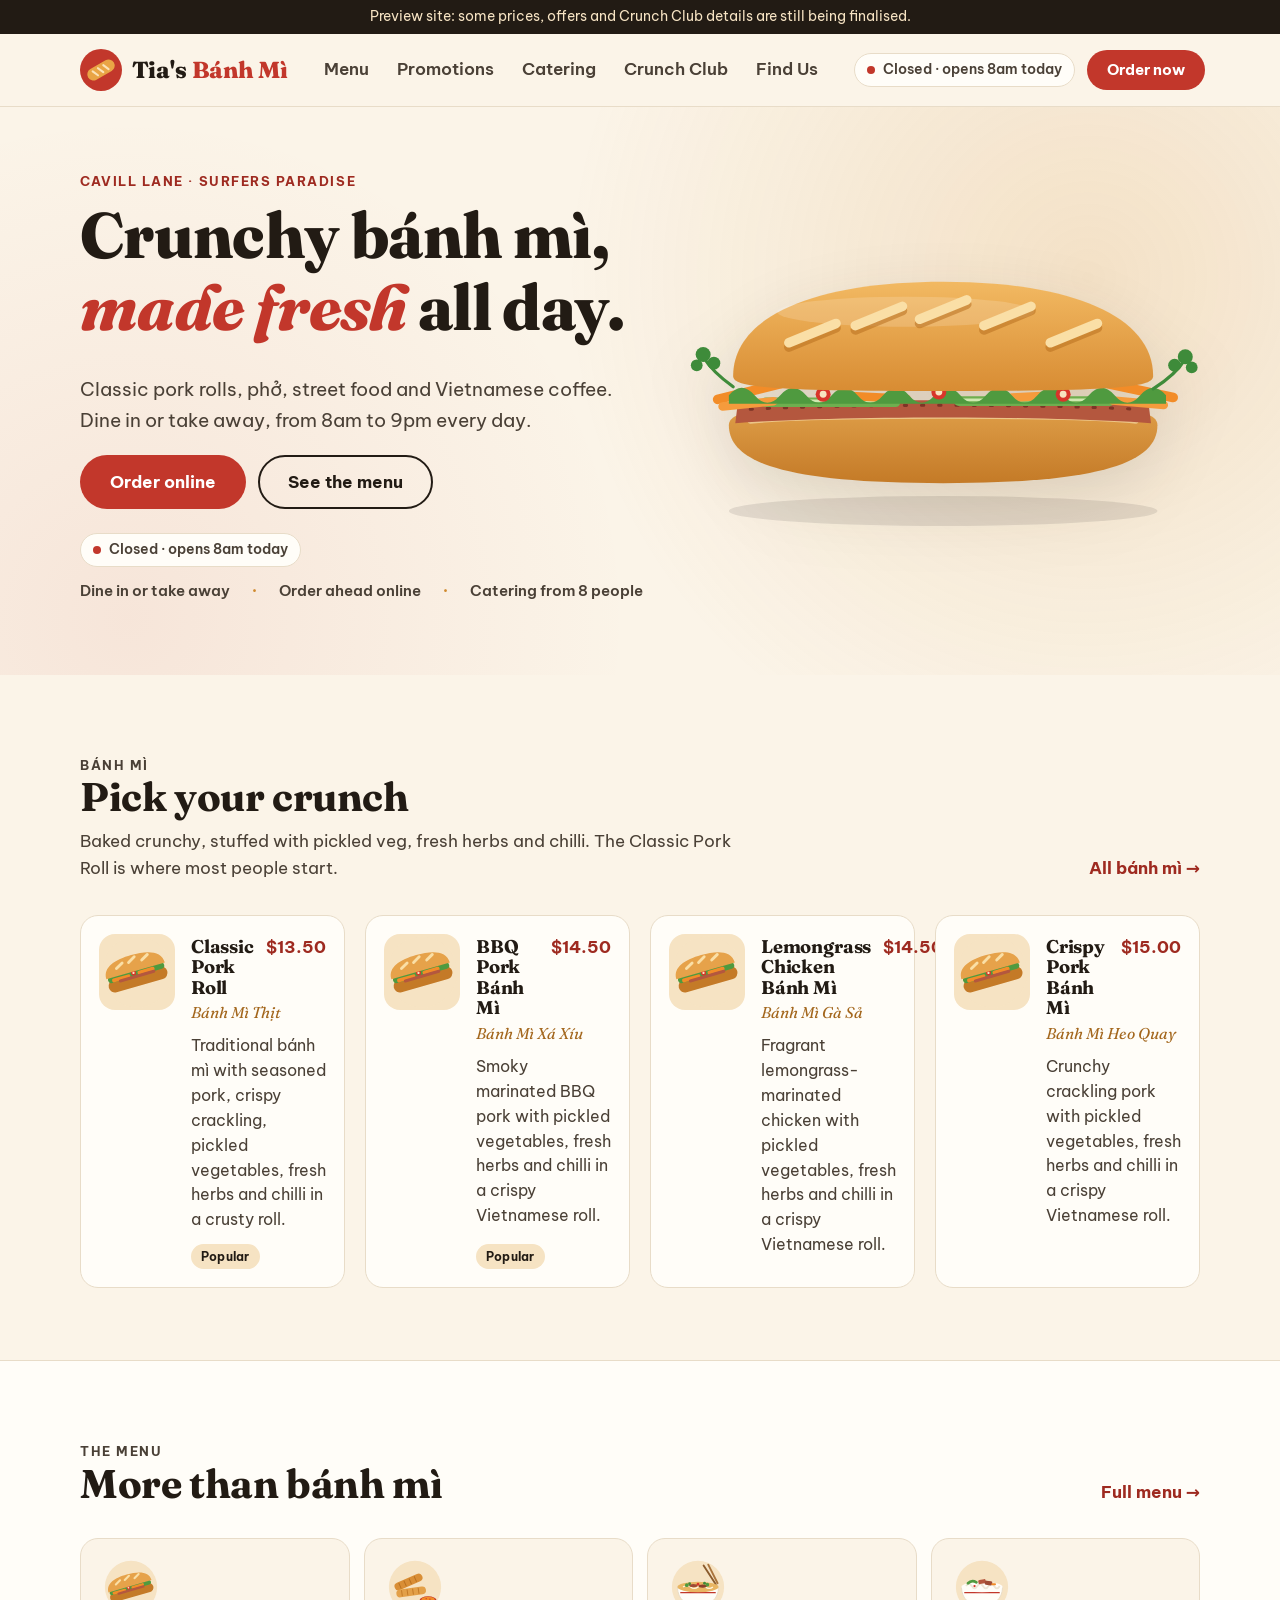
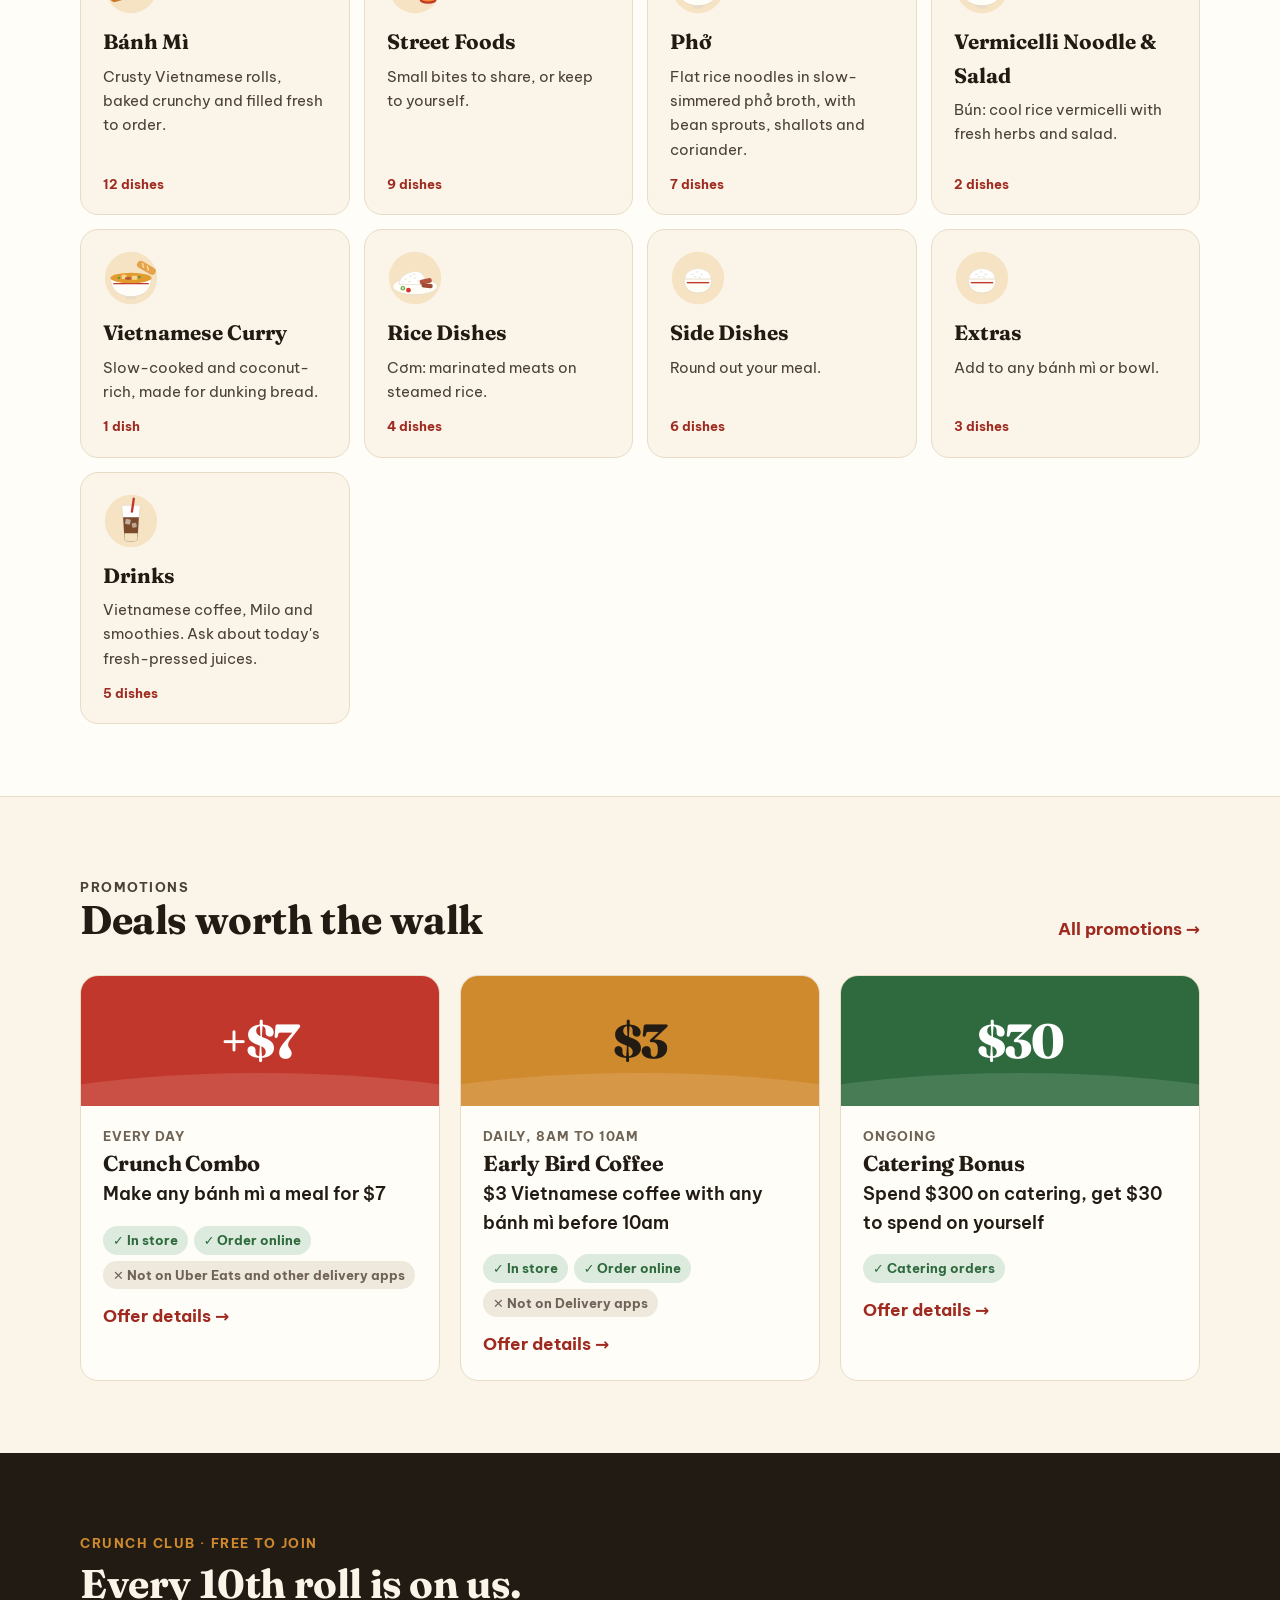
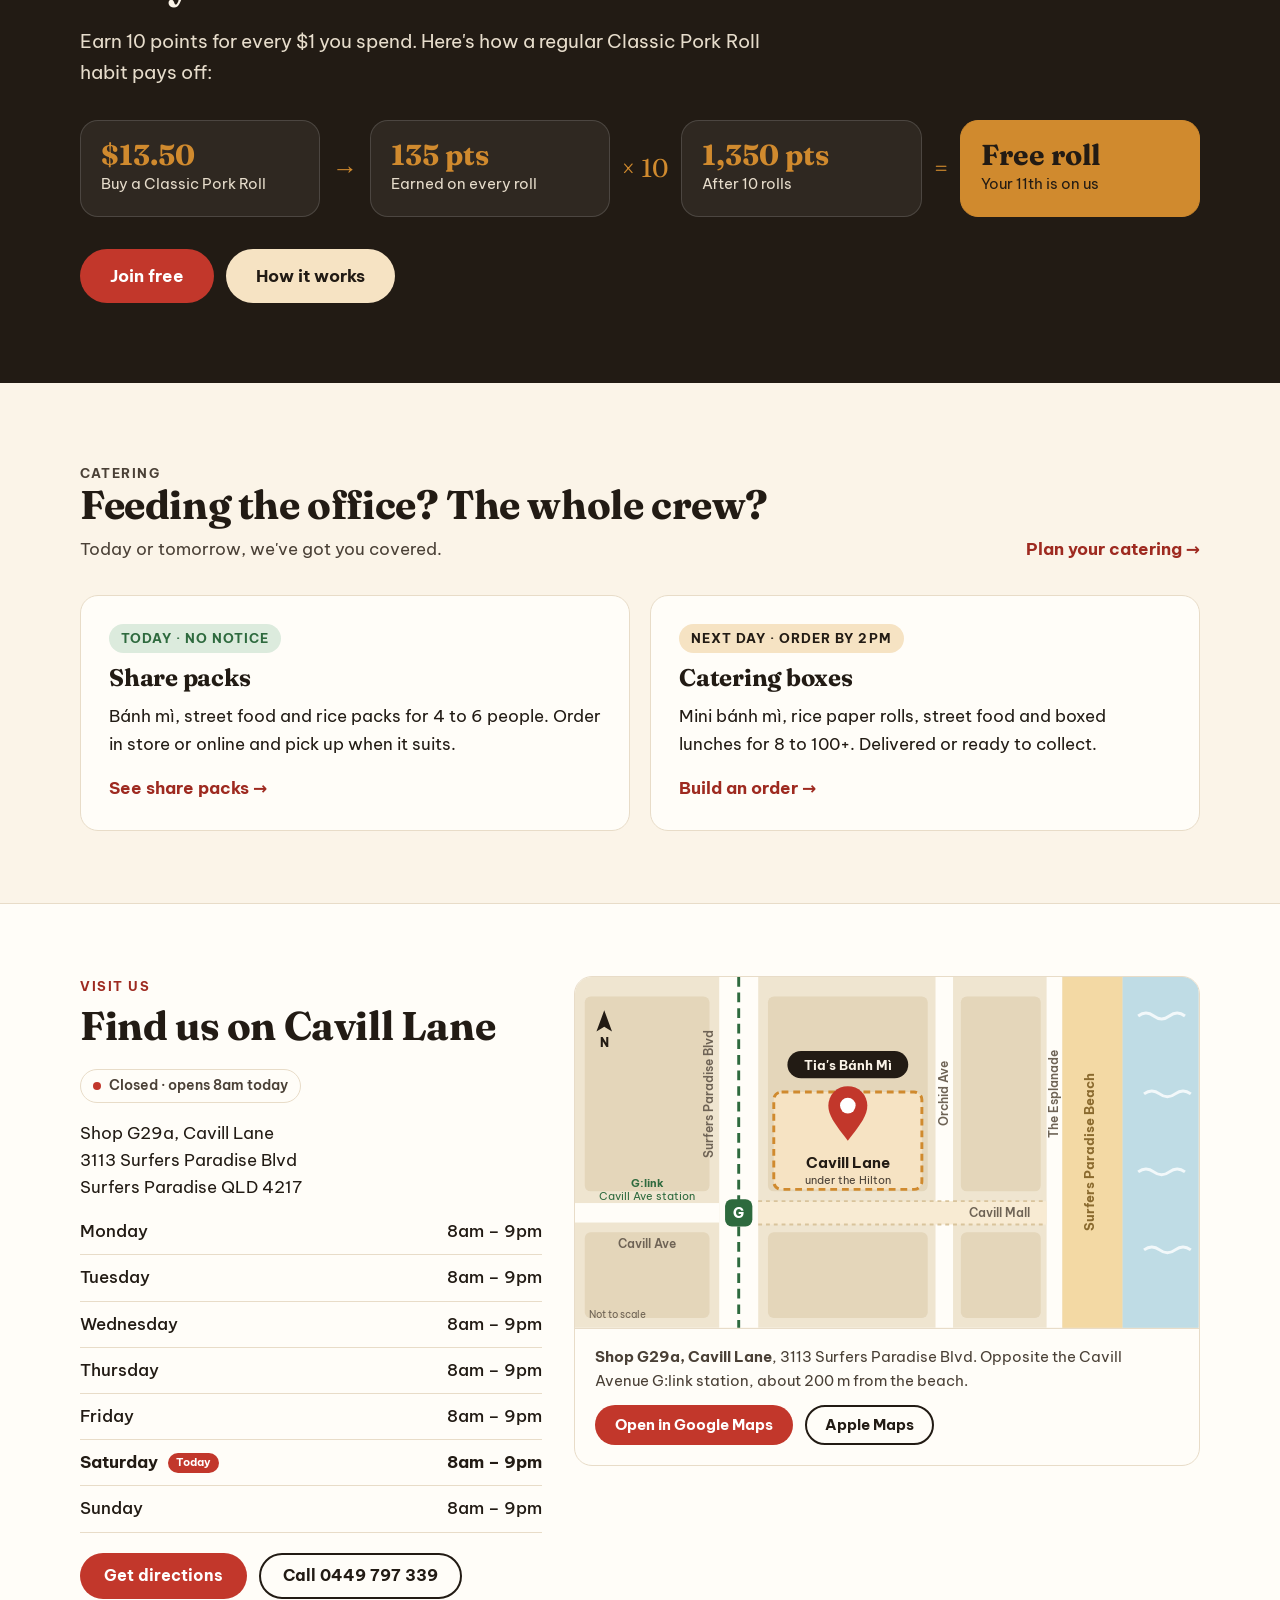
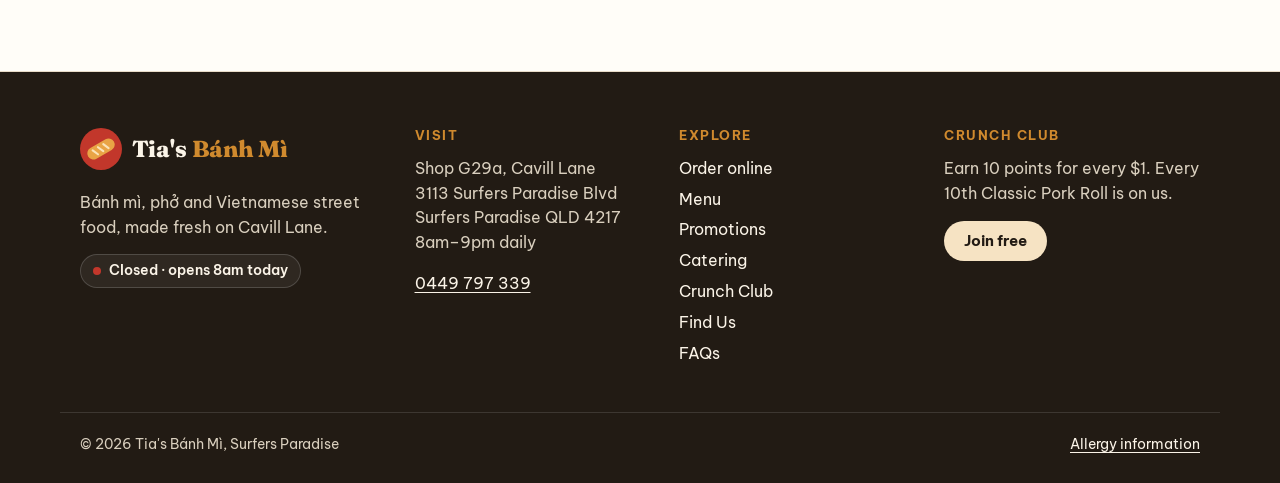
<file: index.html>
<!doctype html>
<html lang="en-AU">
<head>
  <meta charset="utf-8">
  <meta name="viewport" content="width=device-width, initial-scale=1">
  <title>Tia's Bánh Mì | Bánh mì, phở & street food in Surfers Paradise</title>
  <meta name="description" content="Crunchy bánh mì, phở, Vietnamese street food and coffee on Cavill Lane, Surfers Paradise. Open 8am to 9pm every day. Order online, book catering or join the Crunch Club.">
  <meta name="theme-color" content="#C2372B">
  <link rel="icon" type="image/svg+xml" href="data:image/svg+xml,%3Csvg xmlns=%22http://www.w3.org/2000/svg%22 viewBox=%220 0 48 48%22%3E%3Ccircle cx=%2224%22 cy=%2224%22 r=%2224%22 fill=%22%23C2372B%22/%3E%3Cg transform=%22rotate(-30 24 24)%22%3E%3Crect x=%227%22 y=%2217%22 width=%2234%22 height=%2214%22 rx=%227%22 fill=%22%23E9A445%22/%3E%3Cpath d=%22M15 20.5l3 7M22 20.5l3 7M29 20.5l3 7%22 stroke=%22%23FBE3B8%22 stroke-width=%222.4%22 stroke-linecap=%22round%22/%3E%3C/g%3E%3C/svg%3E">
  <meta property="og:type" content="website">
  <meta property="og:title" content="Tia's Bánh Mì, Surfers Paradise">
  <meta property="og:description" content="Crunchy bánh mì, phở and Vietnamese street food on Cavill Lane. Open 8am to 9pm every day.">
  <link rel="preconnect" href="https://fonts.googleapis.com">
  <link rel="preconnect" href="https://fonts.gstatic.com" crossorigin>
  <link rel="stylesheet" href="https://fonts.googleapis.com/css2?family=Be+Vietnam+Pro:wght@400;500;600;700&family=Fraunces:ital,opsz,wght@0,9..144,600..800;1,9..144,600..800&display=swap">
  <link rel="stylesheet" href="assets/css/styles.css?v=20261006f">
  <script type="application/ld+json">
  {
    "@context": "https://schema.org",
    "@type": "Restaurant",
    "name": "Tia's Bánh Mì",
    "servesCuisine": ["Vietnamese", "Bánh mì", "Phở"],
    "telephone": "+61449797339",
    "priceRange": "$",
    "address": {
      "@type": "PostalAddress",
      "streetAddress": "Shop G29a, Cavill Lane, 3113 Surfers Paradise Blvd",
      "addressLocality": "Surfers Paradise",
      "addressRegion": "QLD",
      "postalCode": "4217",
      "addressCountry": "AU"
    },
    "openingHoursSpecification": [{
      "@type": "OpeningHoursSpecification",
      "dayOfWeek": ["Monday", "Tuesday", "Wednesday", "Thursday", "Friday", "Saturday", "Sunday"],
      "opens": "08:00",
      "closes": "21:00"
    }],
    "hasMenu": "menu.html",
    "acceptsReservations": false
  }
  </script>
</head>
<body>
  <a class="skip-link" href="#main">Skip to content</a>
  <header id="site-header" class="site-header">
    <noscript>
      <div class="container header-inner">
        <a class="logo" href="index.html"><span class="logo-text">Tia's <span>Bánh Mì</span></span></a>
        <nav class="site-nav" style="display:flex"><a href="menu.html">Menu</a><a href="catering.html">Catering</a><a href="club.html">Crunch Club</a><a href="find-us.html">Find Us</a></nav>
      </div>
    </noscript>
  </header>

  <main id="main">
    <section class="hero">
      <div class="container hero-grid">
        <div class="hero-copy">
          <p class="eyebrow">Cavill Lane · Surfers Paradise</p>
          <h1>Crunchy bánh mì, <em>made fresh</em> all day.</h1>
          <p class="lead">Classic pork rolls, phở, street food and Vietnamese coffee. Dine in or take away, from 8am to 9pm every day.</p>
          <div class="btn-row">
            <a class="btn btn-primary btn-lg" data-order-link href="order.html">Order online</a>
            <a class="btn btn-secondary btn-lg" href="menu.html">See the menu</a>
          </div>
          <p class="hero-status"><span class="status-pill" data-open-status></span></p>
          <ul class="hero-facts">
            <li>Dine in or take away</li>
            <li>Order ahead online</li>
            <li>Catering from 8 people</li>
          </ul>
        </div>
        <div class="hero-art">
          <svg xmlns="http://www.w3.org/2000/svg" viewBox="0 0 480 300" aria-hidden="true" focusable="false" class="hero-svg">
  <defs>
    <linearGradient id="hero-crust" x1="0" y1="0" x2="0" y2="1">
      <stop offset="0" stop-color="#F2B962"/>
      <stop offset="1" stop-color="#D88C33"/>
    </linearGradient>
    <linearGradient id="hero-base" x1="0" y1="0" x2="0" y2="1">
      <stop offset="0" stop-color="#E0A04A"/>
      <stop offset="1" stop-color="#C47A27"/>
    </linearGradient>
  </defs>

  <ellipse cx="240" cy="266" rx="200" ry="14" fill="#221B14" opacity="0.1"/>

  <!-- bottom half of the roll -->
  <path d="M40 186 C40 170 80 166 240 166 C400 166 440 170 440 186 C440 220 390 240 240 240 C90 240 40 220 40 186Z" fill="url(#hero-base)"/>
  <path d="M60 182 C120 176 360 176 420 182" fill="none" stroke="#F6D9A6" stroke-width="5" stroke-linecap="round" opacity="0.7"/>

  <!-- pork -->
  <path d="M48 168 C140 161 340 161 432 168 L434 184 C340 177 140 177 46 184Z" fill="#B4573E"/>
  <path d="M60 171 C150 166 330 166 420 171" fill="none" stroke="#7E3426" stroke-width="3" stroke-linecap="round" stroke-dasharray="2 14"/>

  <!-- cucumber -->
  <rect x="70" y="160" width="130" height="9" rx="4.5" fill="#6FAE4F"/>
  <rect x="250" y="159" width="150" height="9" rx="4.5" fill="#6FAE4F"/>
  <rect x="76" y="162" width="118" height="2.5" rx="1.25" fill="#CFE8B0"/>
  <rect x="256" y="161" width="138" height="2.5" rx="1.25" fill="#CFE8B0"/>

  <!-- pickled carrot -->
  <rect x="24" y="150" width="70" height="9" rx="4.5" fill="#F28C28" transform="rotate(-14 59 154)"/>
  <rect x="30" y="162" width="56" height="8" rx="4" fill="#F59B3C" transform="rotate(-6 58 166)"/>
  <rect x="388" y="149" width="72" height="9" rx="4.5" fill="#F28C28" transform="rotate(12 424 153)"/>
  <rect x="394" y="161" width="56" height="8" rx="4" fill="#F59B3C" transform="rotate(5 422 165)"/>
  <rect x="150" y="156" width="60" height="8" rx="4" fill="#F28C28" transform="rotate(3 180 160)"/>
  <rect x="300" y="155" width="54" height="8" rx="4" fill="#F59B3C" transform="rotate(-3 327 159)"/>

  <!-- lettuce -->
  <path d="M40 158 q12 -14 24 0 t24 0 t24 0 t24 0 t24 0 t24 0 t24 0 t24 0 t24 0 t24 0 t24 0 t24 0 t24 0 t24 0 t24 0 t24 0 t24 0 L448 166 L40 166Z" fill="#4F9A3F"/>

  <!-- chilli -->
  <g>
    <circle cx="128" cy="157" r="7" fill="#D8352A"/>
    <circle cx="128" cy="157" r="3.2" fill="#F7E3C0"/>
    <circle cx="236" cy="155" r="7" fill="#D8352A"/>
    <circle cx="236" cy="155" r="3.2" fill="#F7E3C0"/>
    <circle cx="352" cy="157" r="7" fill="#D8352A"/>
    <circle cx="352" cy="157" r="3.2" fill="#F7E3C0"/>
  </g>

  <!-- coriander sprigs -->
  <g fill="#3E8B3A">
    <path d="M44 150 C30 140 22 132 16 122" fill="none" stroke="#3E8B3A" stroke-width="3" stroke-linecap="round"/>
    <circle cx="16" cy="120" r="7"/>
    <circle cx="26" cy="128" r="6"/>
    <circle cx="10" cy="130" r="5.5"/>
    <path d="M436 152 C452 142 460 134 466 124" fill="none" stroke="#3E8B3A" stroke-width="3" stroke-linecap="round"/>
    <circle cx="466" cy="122" r="7"/>
    <circle cx="456" cy="130" r="6"/>
    <circle cx="472" cy="132" r="5.5"/>
  </g>

  <!-- top half of the roll -->
  <path d="M44 140 C44 84 120 52 240 52 C360 52 436 84 436 140 C436 150 410 154 240 154 C70 154 44 150 44 140Z" fill="url(#hero-crust)"/>
  <ellipse cx="205" cy="80" rx="120" ry="14" fill="#fff" opacity="0.16"/>

  <!-- scoring -->
  <g stroke-width="9" stroke-linecap="round" fill="none">
    <g stroke="#B9701F" opacity="0.55" transform="translate(0 4)">
      <path d="M96 109 L140 91"/>
      <path d="M158 93 L202 75"/>
      <path d="M218 87 L262 69"/>
      <path d="M278 93 L322 75"/>
      <path d="M340 109 L384 91"/>
    </g>
    <g stroke="#FADFA6">
      <path d="M96 109 L140 91"/>
      <path d="M158 93 L202 75"/>
      <path d="M218 87 L262 69"/>
      <path d="M278 93 L322 75"/>
      <path d="M340 109 L384 91"/>
    </g>
  </g>
</svg>
        </div>
      </div>
    </section>

    <section class="section" aria-labelledby="crunch-h">
      <div class="container">
        <div class="section-head">
          <div>
            <p class="eyebrow">Bánh mì</p>
            <h2 id="crunch-h">Pick your crunch</h2>
            <p>Baked crunchy, stuffed with pickled veg, fresh herbs and chilli. The Classic Pork Roll is where most people start.</p>
          </div>
          <a class="link-arrow" href="menu.html#banh-mi">All bánh mì</a>
        </div>
        <div class="grid grid-4" id="featured-dishes"></div>
      </div>
    </section>

    <section class="section section-tint" aria-labelledby="menu-h">
      <div class="container">
        <div class="section-head">
          <div>
            <p class="eyebrow">The menu</p>
            <h2 id="menu-h">More than bánh mì</h2>
          </div>
          <a class="link-arrow" href="menu.html">Full menu</a>
        </div>
        <div class="cat-grid" id="home-categories"></div>
      </div>
    </section>

    <section class="section" aria-labelledby="promo-h">
      <div class="container">
        <div class="section-head">
          <div>
            <p class="eyebrow">Promotions</p>
            <h2 id="promo-h">Deals worth the walk</h2>
          </div>
          <a class="link-arrow" href="promotions.html">All promotions</a>
        </div>
        <div class="grid grid-3" id="home-promos"></div>
      </div>
    </section>

    <section class="band-dark" aria-labelledby="club-h">
      <div class="container">
        <p class="eyebrow">Crunch Club · free to join</p>
        <h2 id="club-h">Every 10th roll is on us.</h2>
        <p class="lead">Earn 10 points for every $1 you spend. Here's how a regular Classic Pork Roll habit pays off:</p>
        <div class="equation" role="list">
          <div class="eq-tile" role="listitem"><strong>$13.50</strong><span>Buy a Classic Pork Roll</span></div>
          <div class="eq-op" aria-hidden="true">→</div>
          <div class="eq-tile" role="listitem"><strong>135 pts</strong><span>Earned on every roll</span></div>
          <div class="eq-op" aria-hidden="true">× 10</div>
          <div class="eq-tile" role="listitem"><strong>1,350 pts</strong><span>After 10 rolls</span></div>
          <div class="eq-op" aria-hidden="true">=</div>
          <div class="eq-tile eq-tile-final" role="listitem"><strong>Free roll</strong><span>Your 11th is on us</span></div>
        </div>
        <div class="btn-row">
          <a class="btn btn-primary btn-lg" href="club.html#join">Join free</a>
          <a class="btn btn-crust btn-lg" href="club.html">How it works</a>
        </div>
      </div>
    </section>

    <section class="section" aria-labelledby="catering-h">
      <div class="container">
        <div class="section-head">
          <div>
            <p class="eyebrow">Catering</p>
            <h2 id="catering-h">Feeding the office? The whole crew?</h2>
            <p>Today or tomorrow, we've got you covered.</p>
          </div>
          <a class="link-arrow" href="catering.html">Plan your catering</a>
        </div>
        <div class="speed-grid">
          <div class="speed">
            <span class="speed-label">Today · no notice</span>
            <h3>Share packs</h3>
            <p>Bánh mì, street food and rice packs for 4 to 6 people. Order in store or online and pick up when it suits.</p>
            <a class="link-arrow" href="catering.html#share-packs-h">See share packs</a>
          </div>
          <div class="speed speed-next">
            <span class="speed-label">Next day · order by 2pm</span>
            <h3>Catering boxes</h3>
            <p>Mini bánh mì, rice paper rolls, street food and boxed lunches for 8 to 100+. Delivered or ready to collect.</p>
            <a class="link-arrow" href="catering.html#boxes-h">Build an order</a>
          </div>
        </div>
      </div>
    </section>

    <section class="section section-tint" id="visit" aria-labelledby="visit-h">
      <div class="container visit-grid">
        <div>
          <p class="eyebrow">Visit us</p>
          <h2 id="visit-h">Find us on Cavill Lane</h2>
          <p><span class="status-pill" data-open-status></span></p>
          <address data-address></address>
          <table class="hours-table" data-hours-table></table>
          <div class="btn-row">
            <a class="btn btn-primary" data-directions-link href="#">Get directions</a>
            <a class="btn btn-secondary" data-phone-link href="tel:+61449797339">Call 0449 797 339</a>
          </div>
        </div>
        <div class="map" data-map></div>
      </div>
    </section>
  </main>

  <footer id="site-footer" class="site-footer"></footer>

  <script src="assets/js/config.js?v=20261006f"></script>
  <script src="assets/js/data.js?v=20261006f"></script>
  <script src="assets/js/art.js?v=20261006f"></script>
  <script src="assets/js/site.js?v=20261006f"></script>
  <script src="assets/js/home.js?v=20261006f"></script>
</body>
</html>
</file>
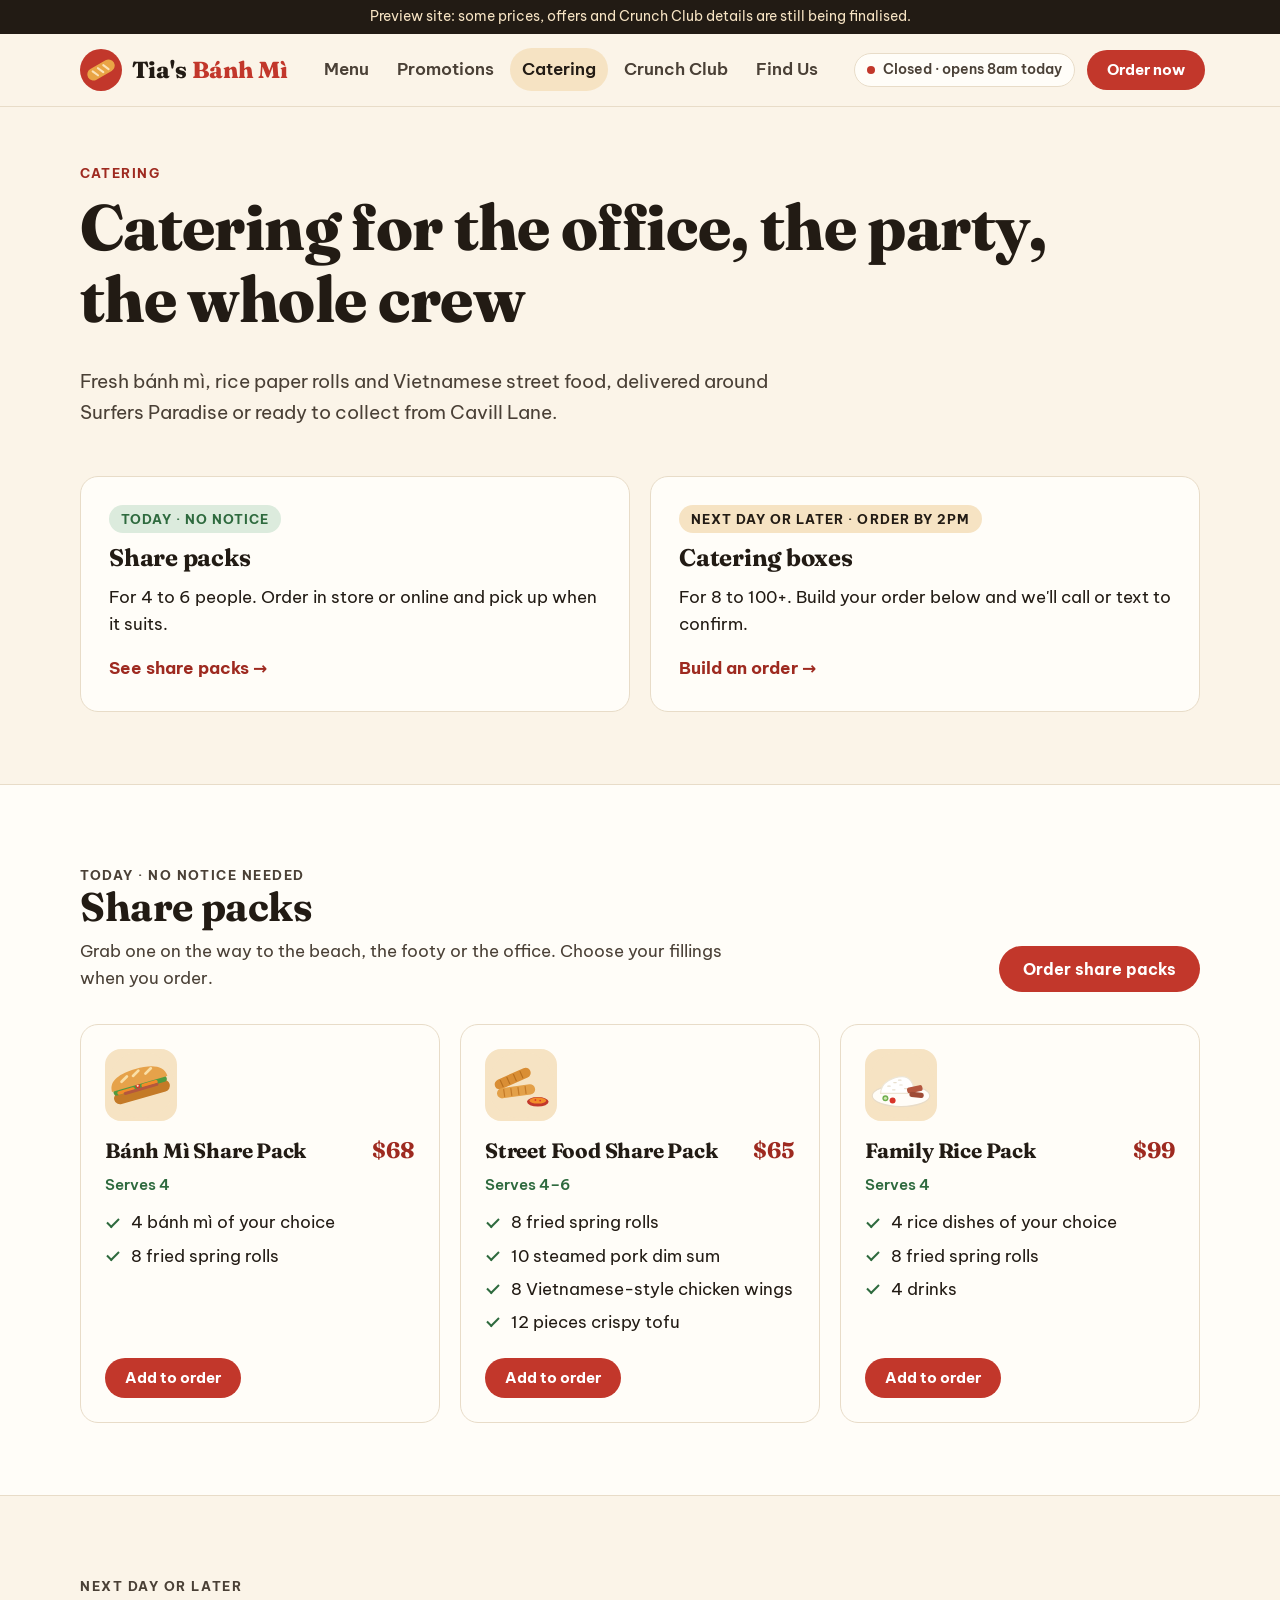
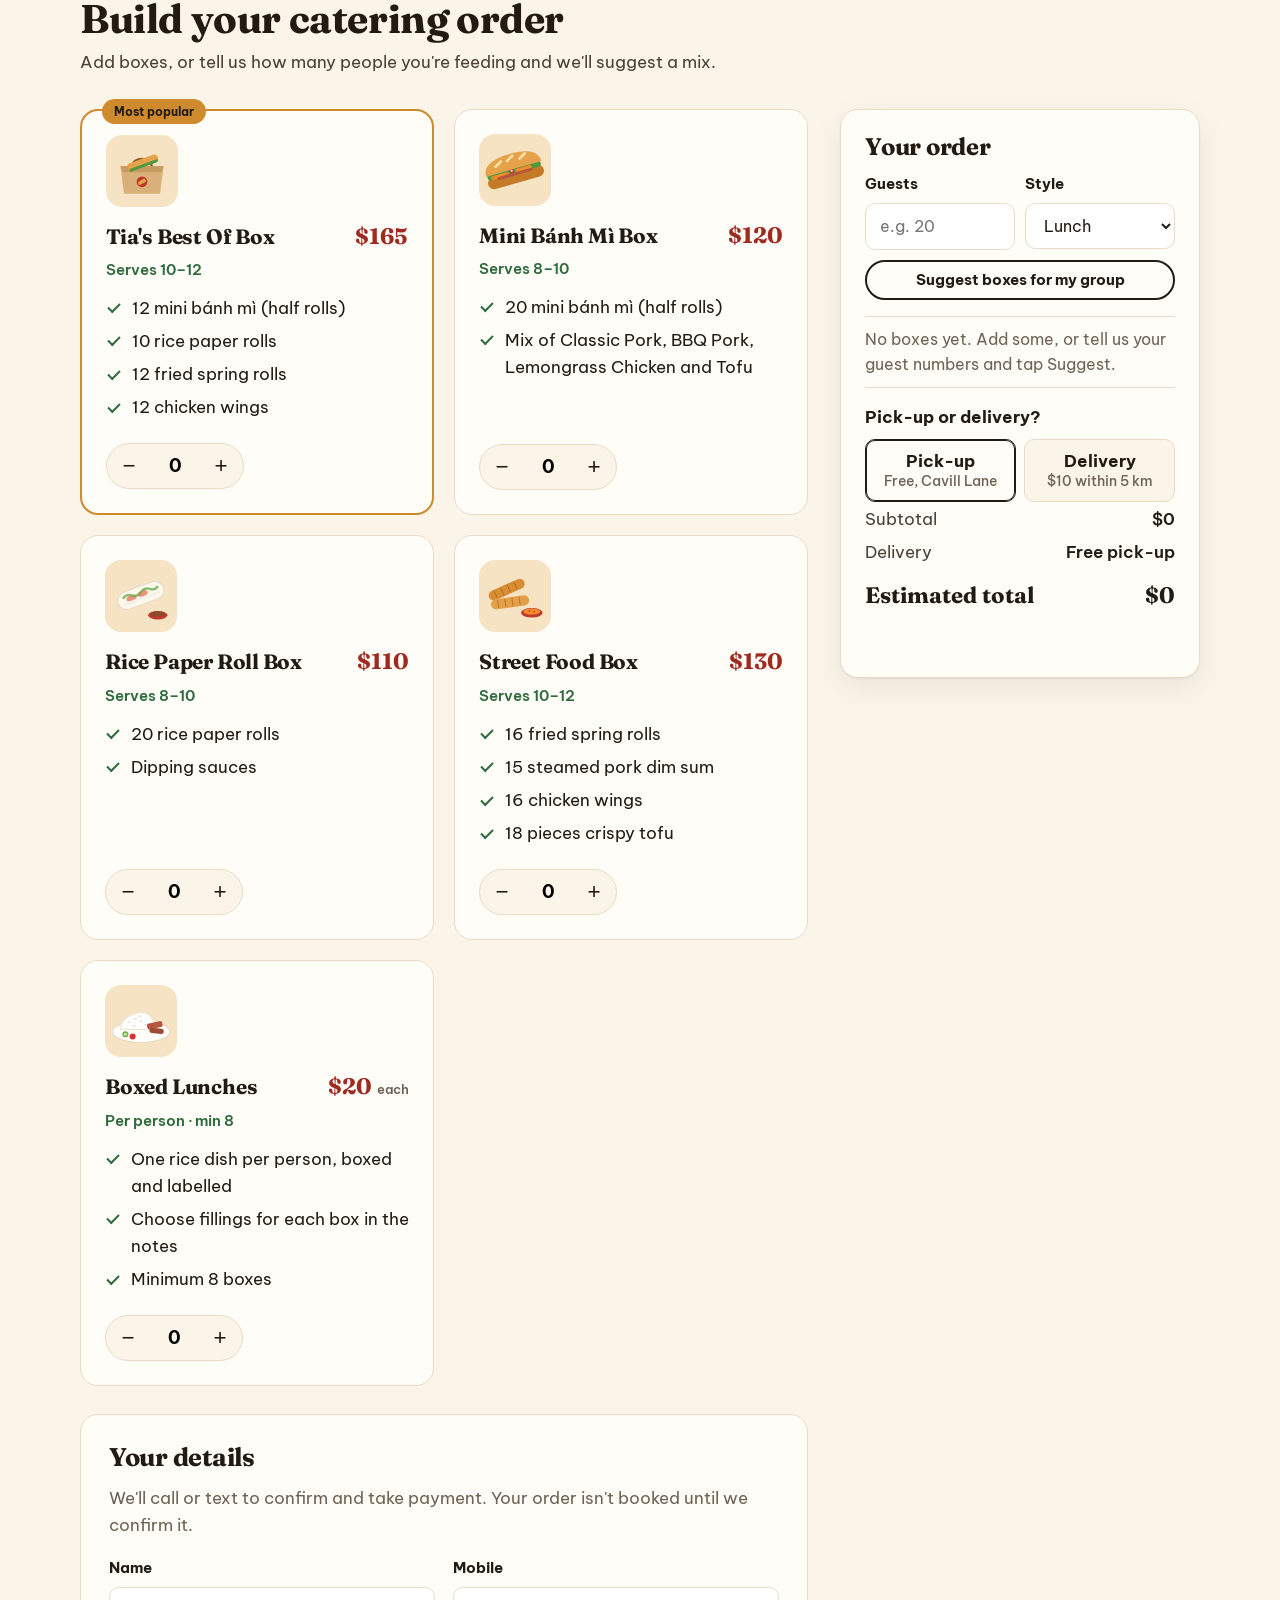
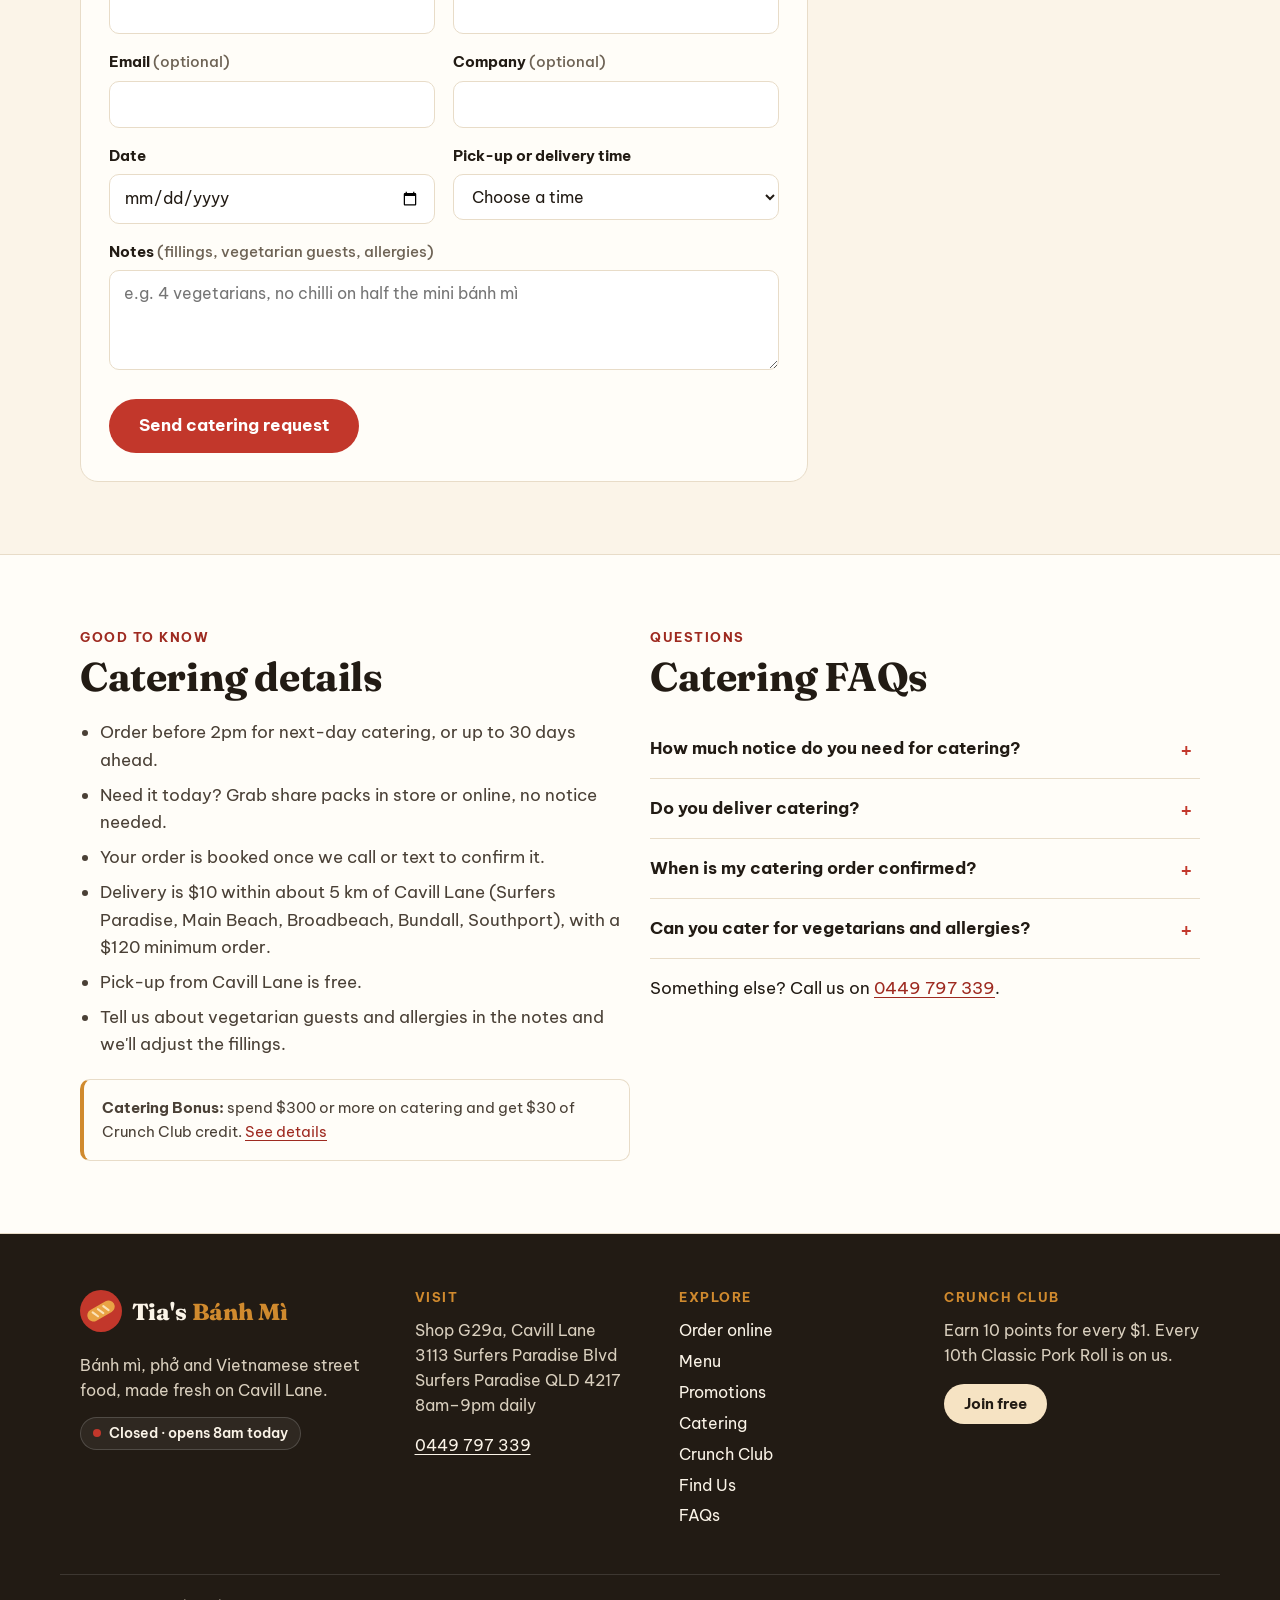
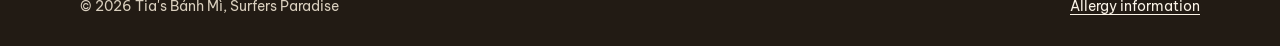
<file: catering.html>
<!doctype html>
<html lang="en-AU">
<head>
  <meta charset="utf-8">
  <meta name="viewport" content="width=device-width, initial-scale=1">
  <title>Catering | Tia's Bánh Mì, Surfers Paradise</title>
  <meta name="description" content="Vietnamese catering on the Gold Coast: mini bánh mì, rice paper rolls, street food boxes and boxed lunches. Same-day share packs or next-day catering, delivered around Surfers Paradise.">
  <meta name="theme-color" content="#C2372B">
  <link rel="icon" type="image/svg+xml" href="data:image/svg+xml,%3Csvg xmlns=%22http://www.w3.org/2000/svg%22 viewBox=%220 0 48 48%22%3E%3Ccircle cx=%2224%22 cy=%2224%22 r=%2224%22 fill=%22%23C2372B%22/%3E%3Cg transform=%22rotate(-30 24 24)%22%3E%3Crect x=%227%22 y=%2217%22 width=%2234%22 height=%2214%22 rx=%227%22 fill=%22%23E9A445%22/%3E%3Cpath d=%22M15 20.5l3 7M22 20.5l3 7M29 20.5l3 7%22 stroke=%22%23FBE3B8%22 stroke-width=%222.4%22 stroke-linecap=%22round%22/%3E%3C/g%3E%3C/svg%3E">
  <link rel="preconnect" href="https://fonts.googleapis.com">
  <link rel="preconnect" href="https://fonts.gstatic.com" crossorigin>
  <link rel="stylesheet" href="https://fonts.googleapis.com/css2?family=Be+Vietnam+Pro:wght@400;500;600;700&family=Fraunces:ital,opsz,wght@0,9..144,600..800;1,9..144,600..800&display=swap">
  <link rel="stylesheet" href="assets/css/styles.css?v=20261006f">
</head>
<body>
  <a class="skip-link" href="#main">Skip to content</a>
  <header id="site-header" class="site-header"></header>

  <main id="main">
    <section class="page-hero">
      <div class="container">
        <p class="eyebrow">Catering</p>
        <h1>Catering for the office, the party, the whole crew</h1>
        <p class="lead">Fresh bánh mì, rice paper rolls and Vietnamese street food, delivered around Surfers Paradise or ready to collect from Cavill Lane.</p>
      </div>
    </section>

    <section class="section" style="padding-top:8px" aria-label="How catering works">
      <div class="container speed-grid">
        <div class="speed">
          <span class="speed-label">Today · no notice</span>
          <h2 style="font-size:1.5rem">Share packs</h2>
          <p>For 4 to 6 people. Order in store or online and pick up when it suits.</p>
          <a class="link-arrow" href="#share-packs-h">See share packs</a>
        </div>
        <div class="speed speed-next">
          <span class="speed-label">Next day or later · order by 2pm</span>
          <h2 style="font-size:1.5rem">Catering boxes</h2>
          <p>For 8 to 100+. Build your order below and we'll call or text to confirm.</p>
          <a class="link-arrow" href="#boxes-h">Build an order</a>
        </div>
      </div>
    </section>

    <section class="section section-tint" aria-labelledby="share-packs-h">
      <div class="container">
        <div class="section-head">
          <div>
            <p class="eyebrow">Today · no notice needed</p>
            <h2 id="share-packs-h">Share packs</h2>
            <p>Grab one on the way to the beach, the footy or the office. Choose your fillings when you order.</p>
          </div>
          <a class="btn btn-primary" href="order.html#share-packs">Order share packs</a>
        </div>
        <div class="grid grid-3" id="share-packs"></div>
      </div>
    </section>

    <section class="section" aria-labelledby="boxes-h">
      <div class="container">
        <div class="section-head">
          <div>
            <p class="eyebrow">Next day or later</p>
            <h2 id="boxes-h">Build your catering order</h2>
            <p>Add boxes, or tell us how many people you're feeding and we'll suggest a mix.</p>
          </div>
        </div>

        <form id="catering-form" class="builder" novalidate>
          <div class="builder-boxes">
            <div class="grid" id="catering-boxes"></div>
          </div>

          <aside class="builder-summary">
            <div class="summary" id="order-summary" tabindex="-1" aria-labelledby="summary-h">
              <h2 id="summary-h">Your order</h2>
              <div class="suggest-row">
                <div class="field">
                  <label for="guests">Guests</label>
                  <input id="guests" name="guests" type="number" inputmode="numeric" min="1" max="500" placeholder="e.g. 20">
                </div>
                <div class="field">
                  <label for="style">Style</label>
                  <select id="style" name="style">
                    <option value="lunch">Lunch</option>
                    <option value="snacks">Snacks</option>
                  </select>
                </div>
              </div>
              <button class="btn btn-secondary btn-sm" type="button" id="suggest" style="width:100%">Suggest boxes for my group</button>

              <ul class="order-lines" id="order-lines" aria-live="polite"></ul>

              <fieldset class="segmented">
                <legend>Pick-up or delivery?</legend>
                <input type="radio" name="fulfilment" id="f-pickup" value="pickup" checked>
                <label for="f-pickup">Pick-up <small>Free, Cavill Lane</small></label>
                <input type="radio" name="fulfilment" id="f-delivery" value="delivery">
                <label for="f-delivery">Delivery <small id="delivery-label">$10 within 5 km</small></label>
              </fieldset>

              <dl class="totals">
                <dt>Subtotal</dt><dd id="order-subtotal">$0</dd>
                <dt>Delivery</dt><dd id="order-delivery">Free pick-up</dd>
                <dt class="grand">Estimated total</dt><dd class="grand" id="order-total">$0</dd>
              </dl>
              <p class="feeds" id="order-feeds" aria-live="polite"></p>
              <ul class="warnings" id="order-warnings" aria-live="polite" hidden></ul>
            </div>
          </aside>

          <div class="builder-details">
            <div class="form-card">
              <h2 style="font-size:1.6rem">Your details</h2>
              <p class="muted">We'll call or text to confirm and take payment. Your order isn't booked until we confirm it.</p>
              <div class="form-grid">
                <div class="field">
                  <label for="name">Name</label>
                  <input id="name" name="name" autocomplete="name" required>
                </div>
                <div class="field">
                  <label for="phone">Mobile</label>
                  <input id="phone" name="phone" type="tel" autocomplete="tel" required>
                </div>
                <div class="field">
                  <label for="email">Email <span class="hint">(optional)</span></label>
                  <input id="email" name="email" type="email" autocomplete="email">
                </div>
                <div class="field">
                  <label for="company">Company <span class="hint">(optional)</span></label>
                  <input id="company" name="company" autocomplete="organization">
                </div>
                <div class="field">
                  <label for="date">Date</label>
                  <input id="date" name="date" type="date" required>
                </div>
                <div class="field">
                  <label for="time">Pick-up or delivery time</label>
                  <select id="time" name="time" required></select>
                </div>
                <div class="field full" id="address-field" hidden>
                  <label for="address">Delivery address</label>
                  <input id="address" name="address" autocomplete="street-address" placeholder="Street, suburb, and any building or level details">
                </div>
                <div class="field full">
                  <label for="notes">Notes <span class="hint">(fillings, vegetarian guests, allergies)</span></label>
                  <textarea id="notes" name="notes" placeholder="e.g. 4 vegetarians, no chilli on half the mini bánh mì"></textarea>
                </div>
              </div>
              <div class="form-errors" id="form-errors" tabindex="-1" role="alert" hidden></div>
              <div class="btn-row" style="margin-top:20px">
                <button class="btn btn-primary btn-lg" type="submit">Send catering request</button>
              </div>
              <div class="form-status" id="catering-status" tabindex="-1" role="status" aria-live="polite" hidden></div>
            </div>
          </div>
        </form>
        <a class="mobile-total" id="mobile-total" href="#order-summary" hidden>
          <span id="mobile-total-text"></span><span class="mobile-total-cta">Review order</span>
        </a>
      </div>
    </section>

    <section class="section section-tint" aria-labelledby="good-h">
      <div class="container grid grid-2">
        <div>
          <p class="eyebrow">Good to know</p>
          <h2 id="good-h">Catering details</h2>
          <ul class="rules" id="catering-rules"></ul>
          <div class="notice" role="note" style="margin-top:20px">
            <p><strong>Catering Bonus:</strong> spend $300 or more on catering and get $30 of Crunch Club credit. <a href="promotions.html#catering-bonus">See details</a></p>
          </div>
        </div>
        <div>
          <p class="eyebrow">Questions</p>
          <h2>Catering FAQs</h2>
          <div data-faq="catering"></div>
          <p style="margin-top:16px">Something else? Call us on <a data-phone-link href="tel:+61449797339">0449 797 339</a>.</p>
        </div>
      </div>
    </section>
  </main>

  <footer id="site-footer" class="site-footer"></footer>

  <script src="assets/js/config.js?v=20261006f"></script>
  <script src="assets/js/data.js?v=20261006f"></script>
  <script src="assets/js/art.js?v=20261006f"></script>
  <script src="assets/js/site.js?v=20261006f"></script>
  <script src="assets/js/faq.js?v=20261006f"></script>
  <script src="assets/js/catering.js?v=20261006f"></script>
</body>
</html>
</file>
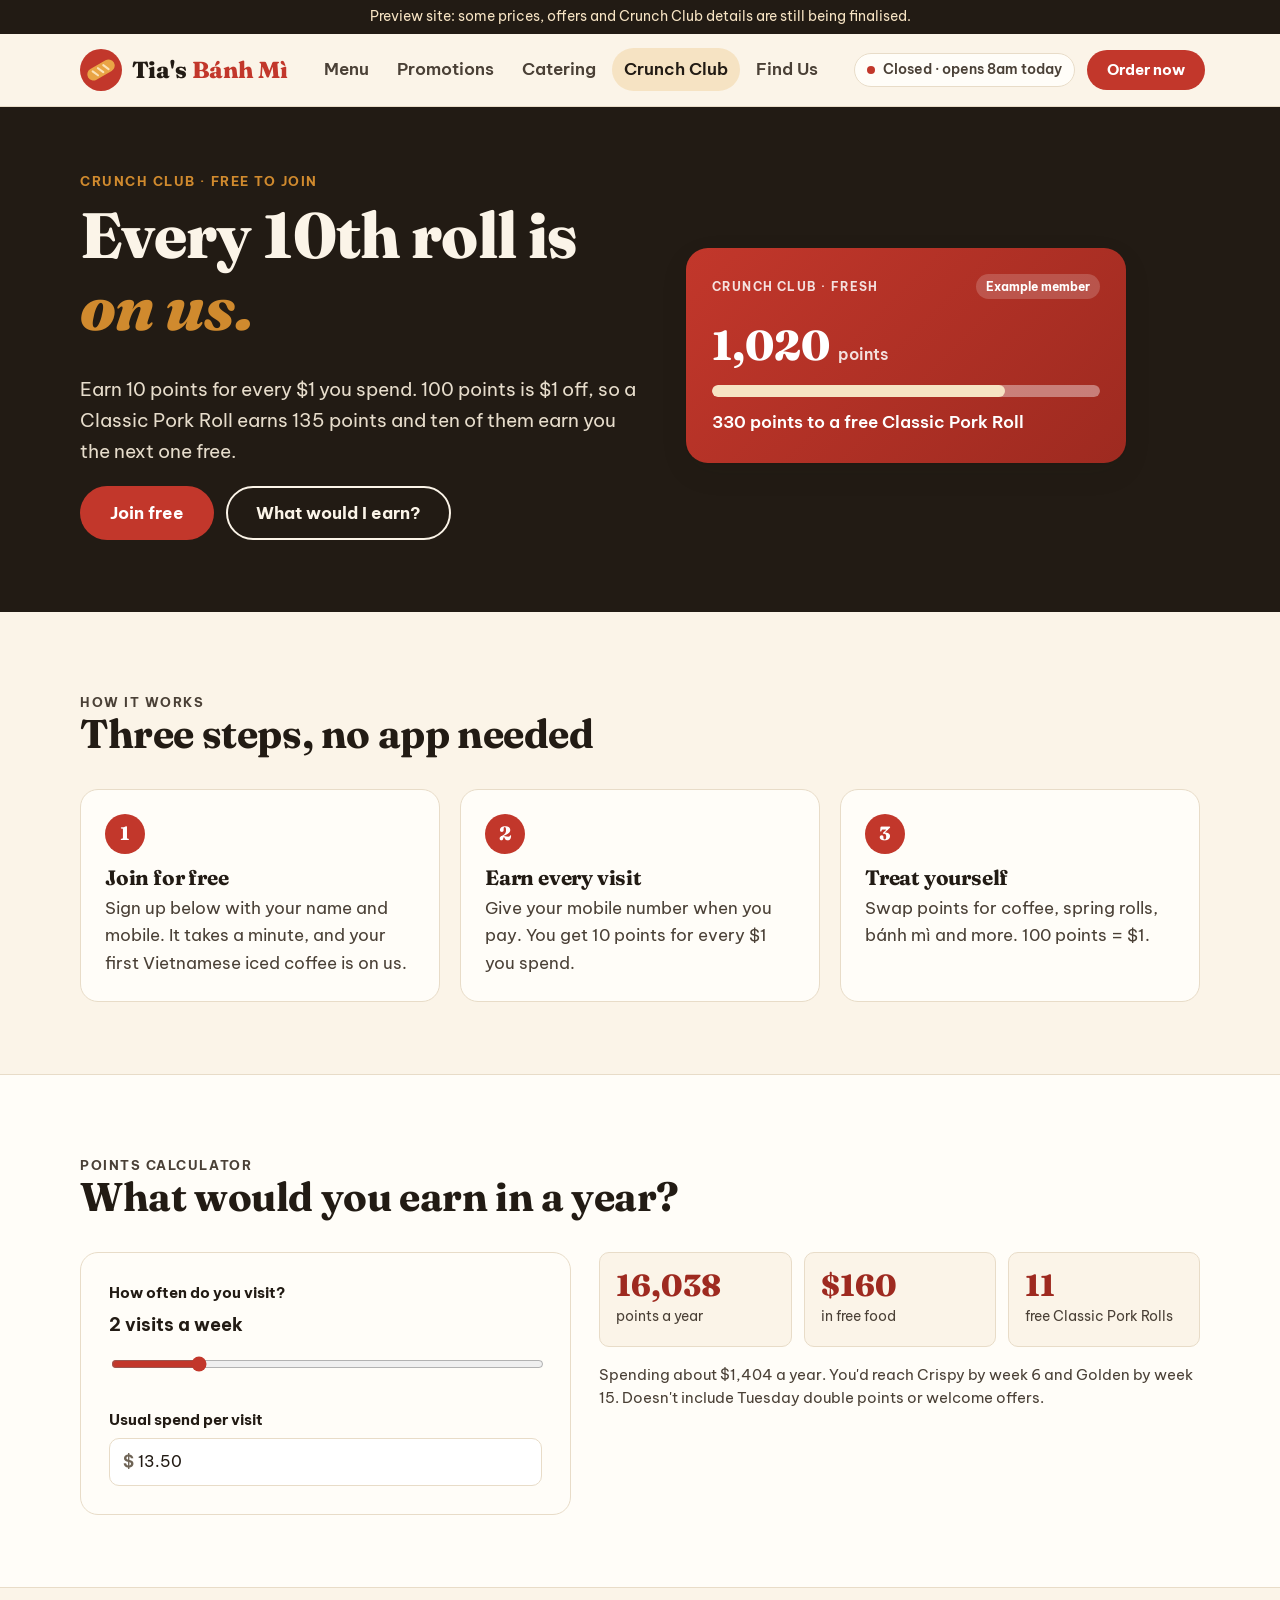
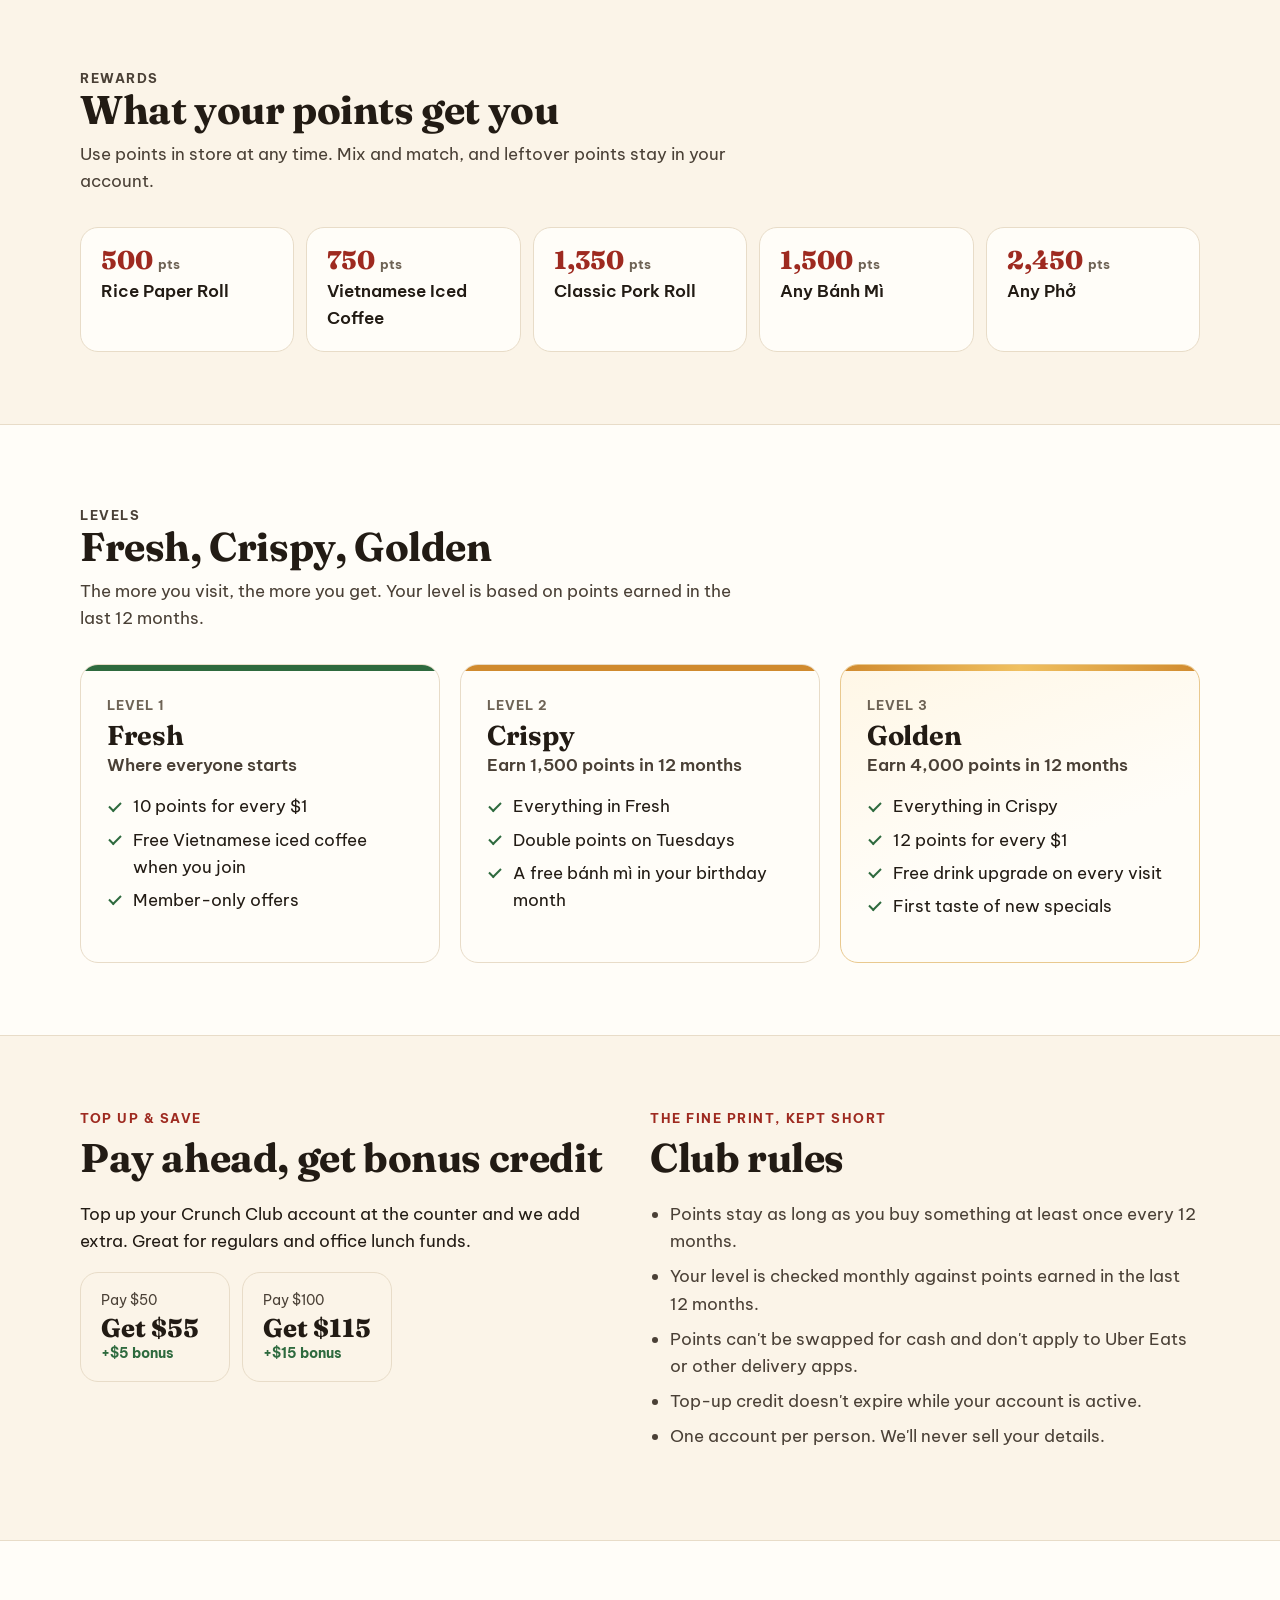
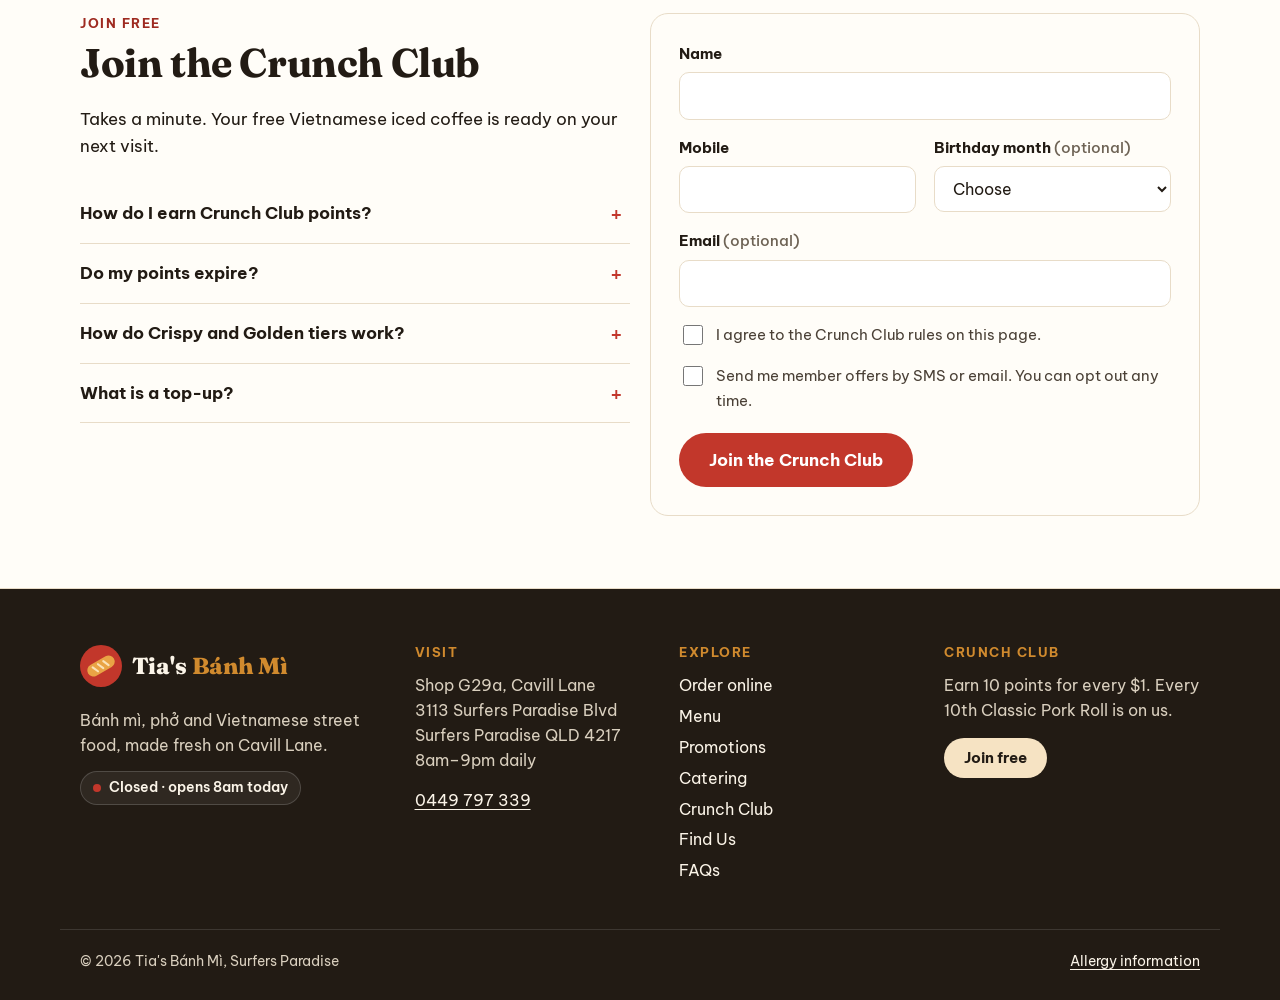
<file: club.html>
<!doctype html>
<html lang="en-AU">
<head>
  <meta charset="utf-8">
  <meta name="viewport" content="width=device-width, initial-scale=1">
  <title>Crunch Club | Tia's Bánh Mì rewards</title>
  <meta name="description" content="Join Tia's Crunch Club for free. Earn 10 points for every $1, get every 10th Classic Pork Roll free, move up to Crispy and Golden tiers, and get a free Vietnamese iced coffee when you join.">
  <meta name="theme-color" content="#C2372B">
  <link rel="icon" type="image/svg+xml" href="data:image/svg+xml,%3Csvg xmlns=%22http://www.w3.org/2000/svg%22 viewBox=%220 0 48 48%22%3E%3Ccircle cx=%2224%22 cy=%2224%22 r=%2224%22 fill=%22%23C2372B%22/%3E%3Cg transform=%22rotate(-30 24 24)%22%3E%3Crect x=%227%22 y=%2217%22 width=%2234%22 height=%2214%22 rx=%227%22 fill=%22%23E9A445%22/%3E%3Cpath d=%22M15 20.5l3 7M22 20.5l3 7M29 20.5l3 7%22 stroke=%22%23FBE3B8%22 stroke-width=%222.4%22 stroke-linecap=%22round%22/%3E%3C/g%3E%3C/svg%3E">
  <link rel="preconnect" href="https://fonts.googleapis.com">
  <link rel="preconnect" href="https://fonts.gstatic.com" crossorigin>
  <link rel="stylesheet" href="https://fonts.googleapis.com/css2?family=Be+Vietnam+Pro:wght@400;500;600;700&family=Fraunces:ital,opsz,wght@0,9..144,600..800;1,9..144,600..800&display=swap">
  <link rel="stylesheet" href="assets/css/styles.css?v=20261006f">
</head>
<body>
  <a class="skip-link" href="#main">Skip to content</a>
  <header id="site-header" class="site-header"></header>

  <main id="main">
    <section class="club-hero">
      <div class="container hero-grid">
        <div>
          <p class="eyebrow">Crunch Club · free to join</p>
          <h1>Every 10th roll is <em>on us.</em></h1>
          <p class="lead">Earn 10 points for every $1 you spend. 100 points is $1 off, so a Classic Pork Roll earns 135 points and ten of them earn you the next one free.</p>
          <div class="btn-row">
            <a class="btn btn-primary btn-lg" href="#join">Join free</a>
            <a class="btn btn-secondary btn-lg" href="#calculator">What would I earn?</a>
          </div>
        </div>
        <div>
          <div class="member-card" aria-labelledby="example-h">
            <div class="member-card-top">
              <span class="label" id="example-h">Crunch Club · Fresh</span>
              <span class="example-tag">Example member</span>
            </div>
            <div class="member-points"><span id="example-points">1,020</span> <small>points</small></div>
            <progress id="example-progress" max="1350" value="1020" aria-labelledby="example-to-go"></progress>
            <p id="example-to-go">330 points to a free Classic Pork Roll</p>
          </div>
        </div>
      </div>
    </section>

    <section class="section" aria-labelledby="how-h">
      <div class="container">
        <div class="section-head">
          <div>
            <p class="eyebrow">How it works</p>
            <h2 id="how-h">Three steps, no app needed</h2>
          </div>
        </div>
        <ol class="steps">
          <li>
            <h3>Join for free</h3>
            <p>Sign up below with your name and mobile. It takes a minute, and your first Vietnamese iced coffee is on us.</p>
          </li>
          <li>
            <h3>Earn every visit</h3>
            <p>Give your mobile number when you pay. You get 10 points for every $1 you spend.</p>
          </li>
          <li>
            <h3>Treat yourself</h3>
            <p>Swap points for coffee, spring rolls, bánh mì and more. 100 points = $1.</p>
          </li>
        </ol>
      </div>
    </section>

    <section class="section section-tint" id="calculator" aria-labelledby="calc-h">
      <div class="container">
        <div class="section-head">
          <div>
            <p class="eyebrow">Points calculator</p>
            <h2 id="calc-h">What would you earn in a year?</h2>
          </div>
        </div>
        <div class="calc">
          <div class="form-card">
            <div class="field range-field">
              <label for="calc-visits">How often do you visit?</label>
              <output id="calc-visits-out" for="calc-visits">2 visits a week</output>
              <input id="calc-visits" type="range" min="1" max="7" step="1" value="2">
            </div>
            <div class="field" style="margin-top:16px">
              <label for="calc-spend">Usual spend per visit</label>
              <div class="money-field">
                <input id="calc-spend" type="number" inputmode="decimal" min="1" max="500" step="0.5" value="13.50">
              </div>
            </div>
          </div>
          <div class="calc-results" id="calc-results" aria-live="polite"></div>
        </div>
      </div>
    </section>

    <section class="section" aria-labelledby="rewards-h">
      <div class="container">
        <div class="section-head">
          <div>
            <p class="eyebrow">Rewards</p>
            <h2 id="rewards-h">What your points get you</h2>
            <p>Use points in store at any time. Mix and match, and leftover points stay in your account.</p>
          </div>
        </div>
        <ul class="rewards" id="club-rewards"></ul>
      </div>
    </section>

    <section class="section section-tint" aria-labelledby="tiers-h">
      <div class="container">
        <div class="section-head">
          <div>
            <p class="eyebrow">Levels</p>
            <h2 id="tiers-h">Fresh, Crispy, Golden</h2>
            <p>The more you visit, the more you get. Your level is based on points earned in the last 12 months.</p>
          </div>
        </div>
        <div class="tiers" id="club-tiers"></div>
      </div>
    </section>

    <section class="section" aria-labelledby="topup-h">
      <div class="container grid grid-2">
        <div>
          <p class="eyebrow">Top up &amp; save</p>
          <h2 id="topup-h">Pay ahead, get bonus credit</h2>
          <p>Top up your Crunch Club account at the counter and we add extra. Great for regulars and office lunch funds.</p>
          <div class="topups" id="club-topups"></div>
        </div>
        <div>
          <p class="eyebrow">The fine print, kept short</p>
          <h2>Club rules</h2>
          <ul class="rules">
            <li>Points stay as long as you buy something at least once every 12 months.</li>
            <li>Your level is checked monthly against points earned in the last 12 months.</li>
            <li>Points can't be swapped for cash and don't apply to Uber Eats or other delivery apps.</li>
            <li>Top-up credit doesn't expire while your account is active.</li>
            <li>One account per person. We'll never sell your details.</li>
          </ul>
        </div>
      </div>
    </section>

    <section class="section section-tint" id="join" aria-labelledby="join-h">
      <div class="container grid grid-2">
        <div>
          <p class="eyebrow">Join free</p>
          <h2 id="join-h">Join the Crunch Club</h2>
          <p>Takes a minute. Your free Vietnamese iced coffee is ready on your next visit.</p>
          <div data-faq="club" style="margin-top:24px"></div>
        </div>
        <form class="form-card" id="join-form" novalidate>
          <div class="form-grid">
            <div class="field full">
              <label for="join-name">Name</label>
              <input id="join-name" autocomplete="name" required>
            </div>
            <div class="field">
              <label for="join-mobile">Mobile</label>
              <input id="join-mobile" type="tel" autocomplete="tel" required>
            </div>
            <div class="field">
              <label for="join-birthday">Birthday month <span class="hint">(optional)</span></label>
              <select id="join-birthday">
                <option value="">Choose</option>
                <option>January</option><option>February</option><option>March</option>
                <option>April</option><option>May</option><option>June</option>
                <option>July</option><option>August</option><option>September</option>
                <option>October</option><option>November</option><option>December</option>
              </select>
            </div>
            <div class="field full">
              <label for="join-email">Email <span class="hint">(optional)</span></label>
              <input id="join-email" type="email" autocomplete="email">
            </div>
            <label class="check full"><input type="checkbox" id="join-terms" required> I agree to the Crunch Club rules on this page.</label>
            <label class="check full"><input type="checkbox" id="join-marketing"> Send me member offers by SMS or email. You can opt out any time.</label>
          </div>
          <div class="btn-row" style="margin-top:20px">
            <button class="btn btn-primary btn-lg" type="submit">Join the Crunch Club</button>
          </div>
          <div class="form-status" id="join-status" tabindex="-1" role="status" aria-live="polite" hidden></div>
        </form>
      </div>
    </section>
  </main>

  <footer id="site-footer" class="site-footer"></footer>

  <script src="assets/js/config.js?v=20261006f"></script>
  <script src="assets/js/data.js?v=20261006f"></script>
  <script src="assets/js/art.js?v=20261006f"></script>
  <script src="assets/js/site.js?v=20261006f"></script>
  <script src="assets/js/faq.js?v=20261006f"></script>
  <script src="assets/js/club.js?v=20261006f"></script>
</body>
</html>
</file>
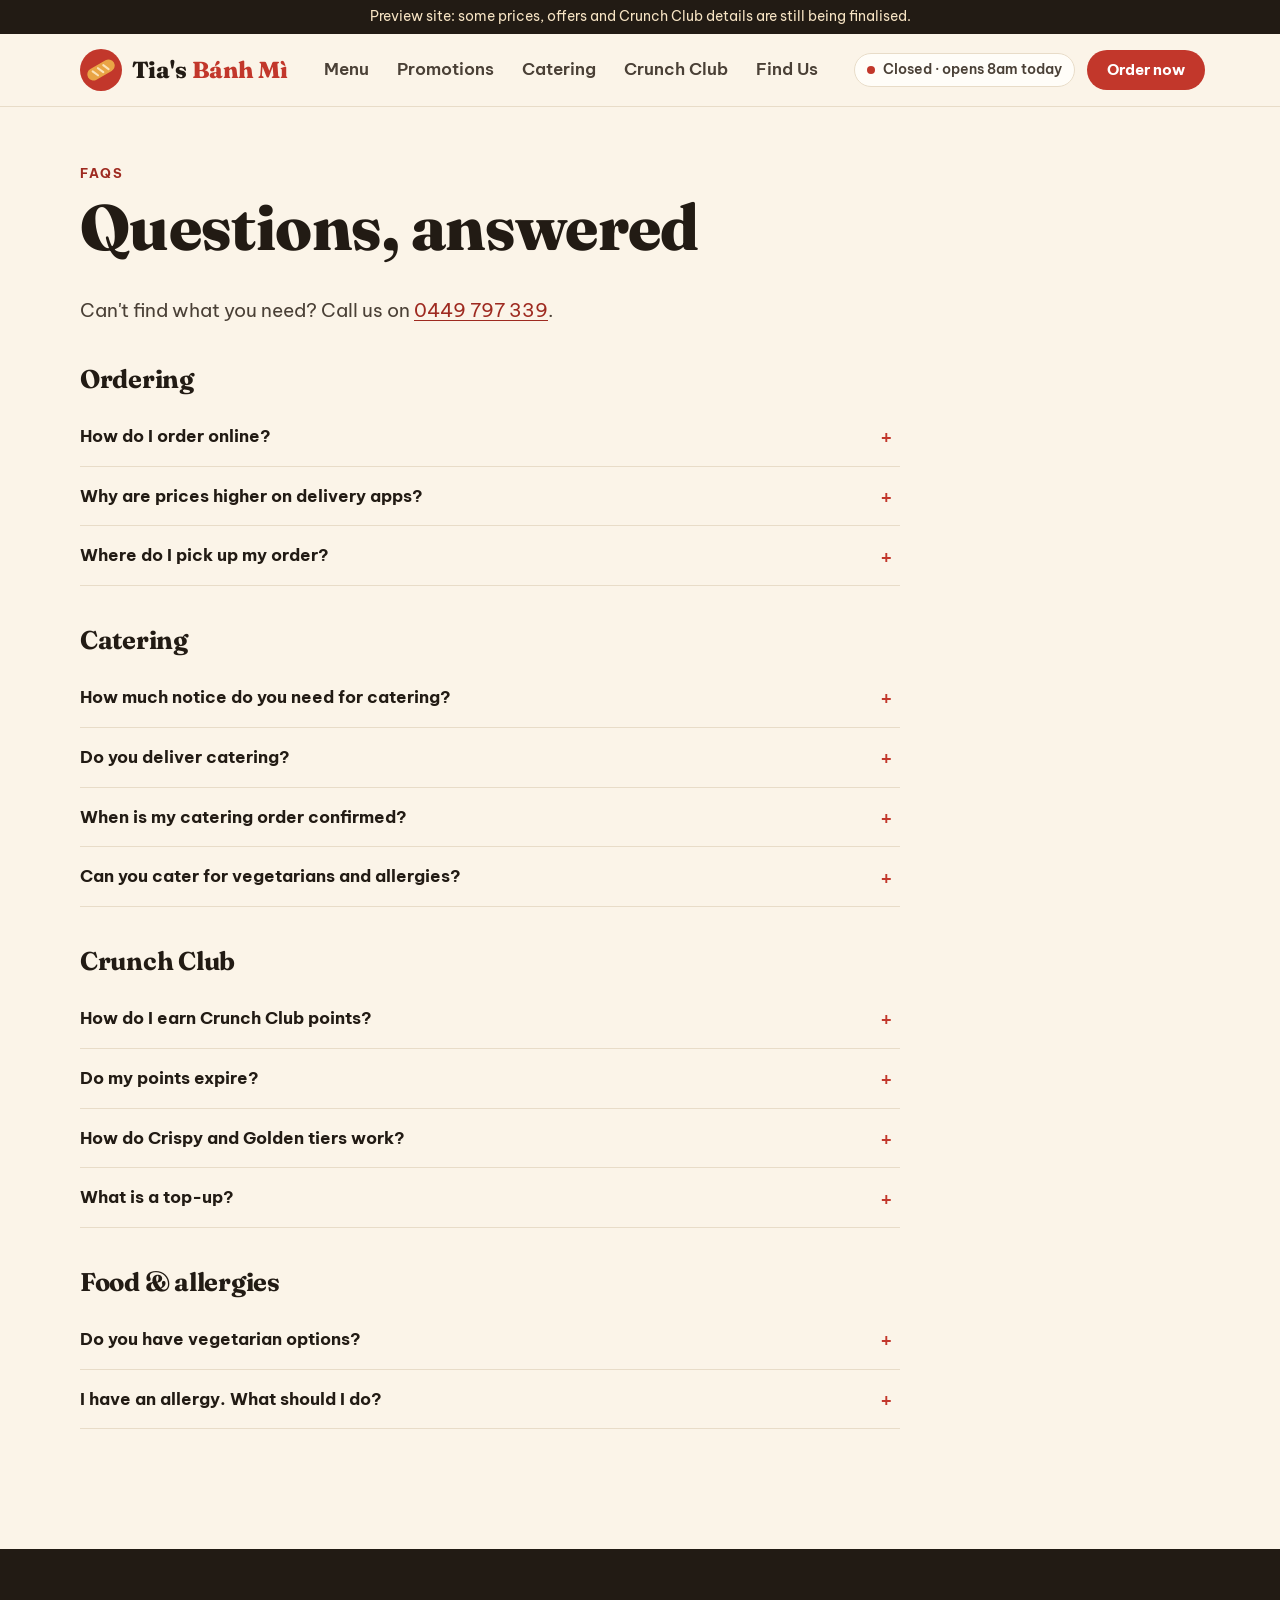
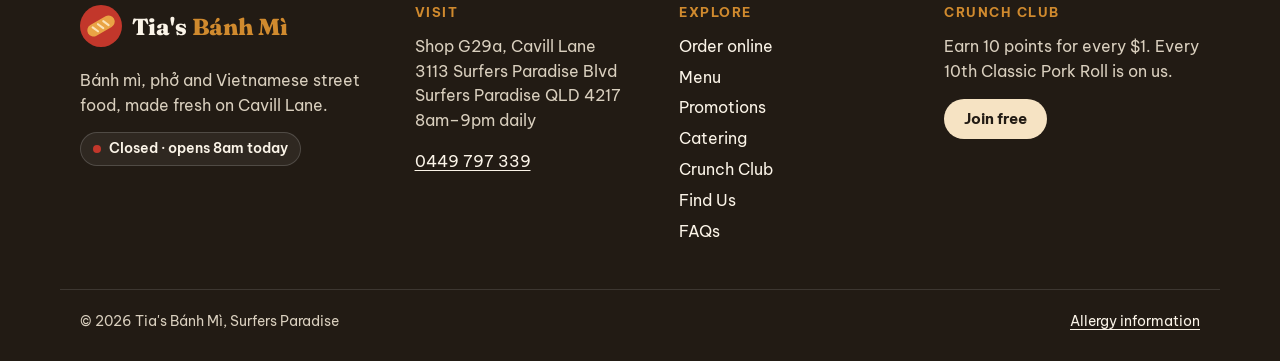
<file: faq.html>
<!doctype html>
<html lang="en-AU">
<head>
  <meta charset="utf-8">
  <meta name="viewport" content="width=device-width, initial-scale=1">
  <title>FAQs | Tia's Bánh Mì, Surfers Paradise</title>
  <meta name="description" content="Answers about ordering, catering, the Crunch Club, vegetarian options and allergies at Tia's Bánh Mì.">
  <meta name="theme-color" content="#C2372B">
  <link rel="icon" type="image/svg+xml" href="data:image/svg+xml,%3Csvg xmlns=%22http://www.w3.org/2000/svg%22 viewBox=%220 0 48 48%22%3E%3Ccircle cx=%2224%22 cy=%2224%22 r=%2224%22 fill=%22%23C2372B%22/%3E%3Cg transform=%22rotate(-30 24 24)%22%3E%3Crect x=%227%22 y=%2217%22 width=%2234%22 height=%2214%22 rx=%227%22 fill=%22%23E9A445%22/%3E%3Cpath d=%22M15 20.5l3 7M22 20.5l3 7M29 20.5l3 7%22 stroke=%22%23FBE3B8%22 stroke-width=%222.4%22 stroke-linecap=%22round%22/%3E%3C/g%3E%3C/svg%3E">
  <link rel="preconnect" href="https://fonts.googleapis.com">
  <link rel="preconnect" href="https://fonts.gstatic.com" crossorigin>
  <link rel="stylesheet" href="https://fonts.googleapis.com/css2?family=Be+Vietnam+Pro:wght@400;500;600;700&family=Fraunces:ital,opsz,wght@0,9..144,600..800;1,9..144,600..800&display=swap">
  <link rel="stylesheet" href="assets/css/styles.css?v=20261006f">
</head>
<body>
  <a class="skip-link" href="#main">Skip to content</a>
  <header id="site-header" class="site-header"></header>

  <main id="main">
    <section class="page-hero">
      <div class="container">
        <p class="eyebrow">FAQs</p>
        <h1>Questions, answered</h1>
        <p class="lead">Can't find what you need? Call us on <a data-phone-link href="tel:+61449797339">0449 797 339</a>.</p>
      </div>
    </section>

    <div class="container page-end">
      <div class="faq-wrap" data-faq="all"></div>
    </div>
  </main>

  <footer id="site-footer" class="site-footer"></footer>

  <script src="assets/js/config.js?v=20261006f"></script>
  <script src="assets/js/data.js?v=20261006f"></script>
  <script src="assets/js/art.js?v=20261006f"></script>
  <script src="assets/js/site.js?v=20261006f"></script>
  <script src="assets/js/faq.js?v=20261006f"></script>
</body>
</html>
</file>
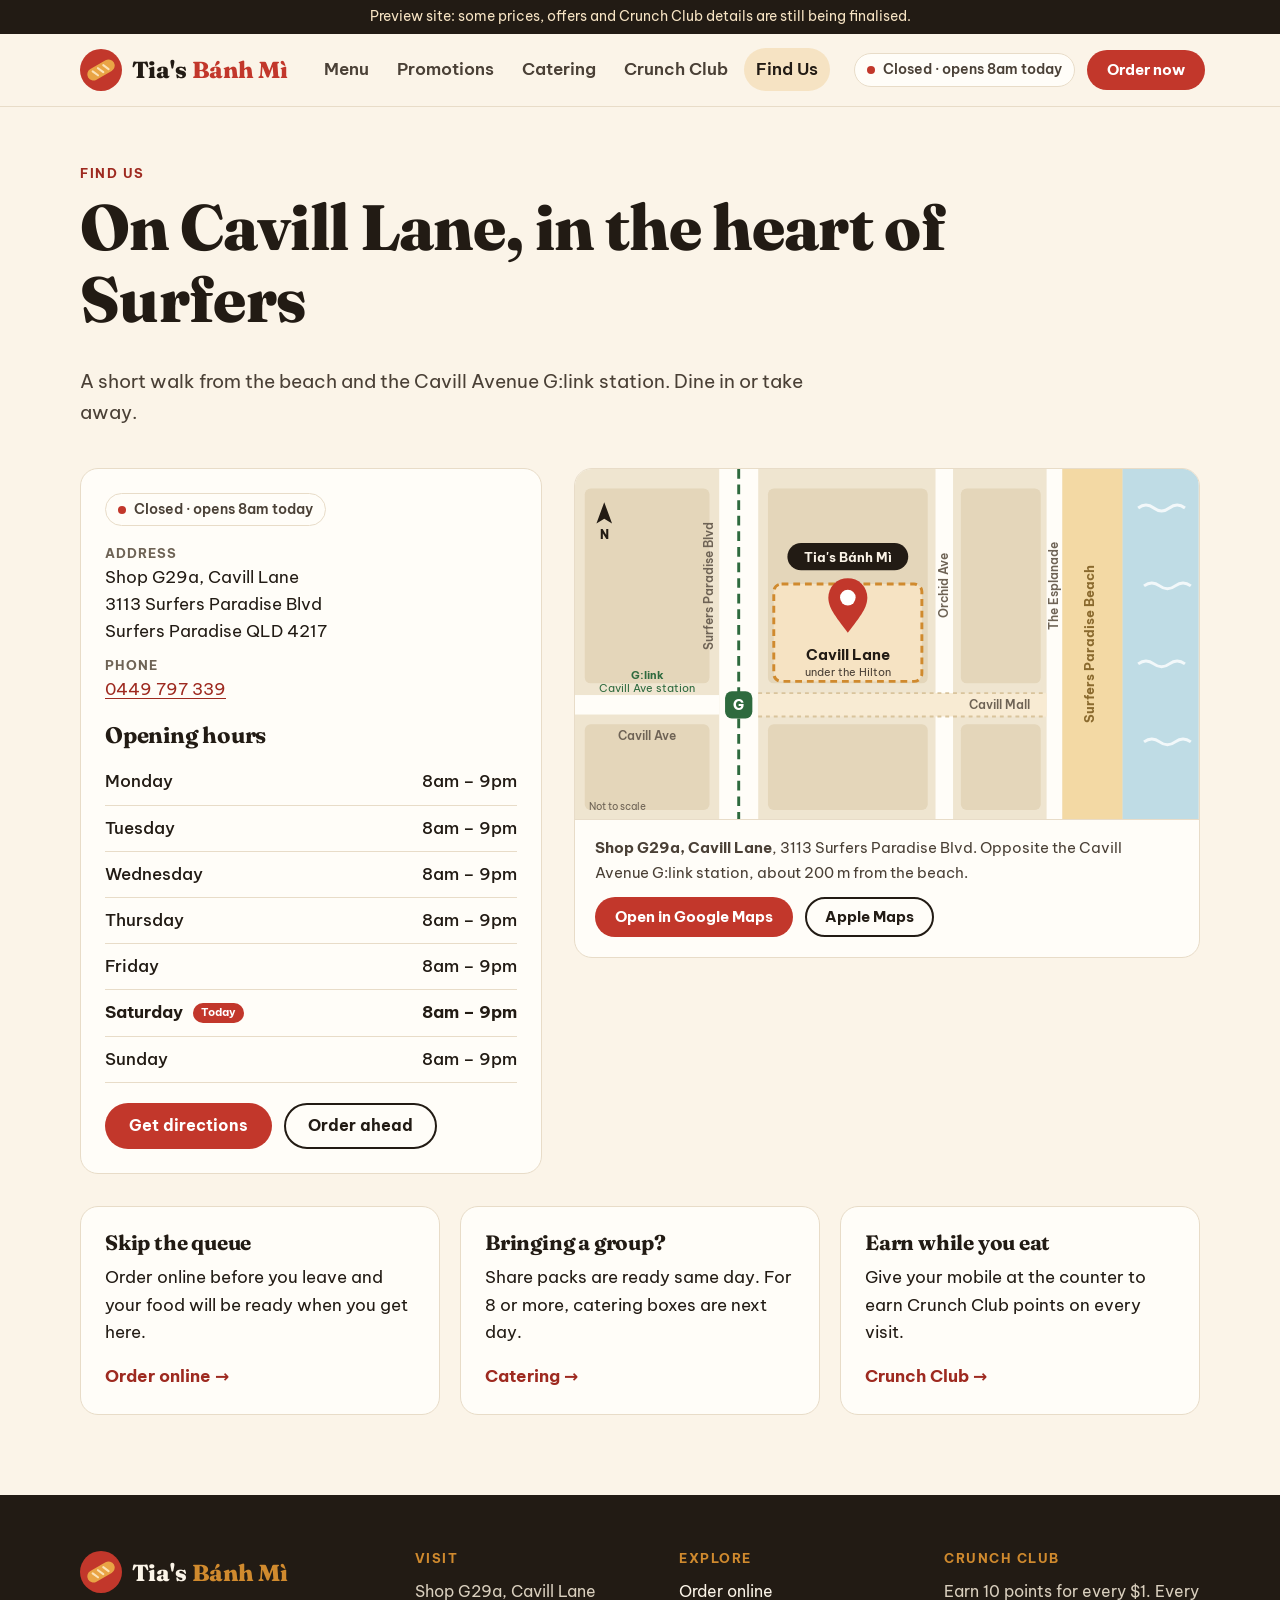
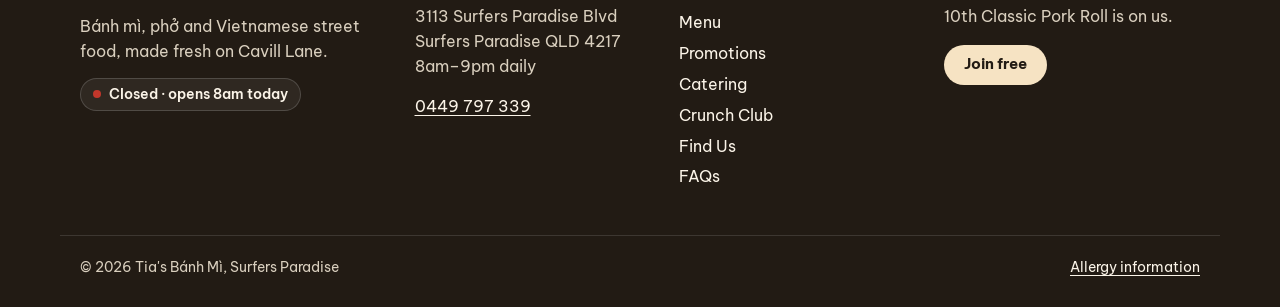
<file: find-us.html>
<!doctype html>
<html lang="en-AU">
<head>
  <meta charset="utf-8">
  <meta name="viewport" content="width=device-width, initial-scale=1">
  <title>Find Us | Tia's Bánh Mì, Cavill Lane, Surfers Paradise</title>
  <meta name="description" content="Tia's Bánh Mì is at Shop G29a, Cavill Lane, 3113 Surfers Paradise Blvd, Surfers Paradise QLD 4217. Open 8am to 9pm every day. Call 0449 797 339.">
  <meta name="theme-color" content="#C2372B">
  <link rel="icon" type="image/svg+xml" href="data:image/svg+xml,%3Csvg xmlns=%22http://www.w3.org/2000/svg%22 viewBox=%220 0 48 48%22%3E%3Ccircle cx=%2224%22 cy=%2224%22 r=%2224%22 fill=%22%23C2372B%22/%3E%3Cg transform=%22rotate(-30 24 24)%22%3E%3Crect x=%227%22 y=%2217%22 width=%2234%22 height=%2214%22 rx=%227%22 fill=%22%23E9A445%22/%3E%3Cpath d=%22M15 20.5l3 7M22 20.5l3 7M29 20.5l3 7%22 stroke=%22%23FBE3B8%22 stroke-width=%222.4%22 stroke-linecap=%22round%22/%3E%3C/g%3E%3C/svg%3E">
  <link rel="preconnect" href="https://fonts.googleapis.com">
  <link rel="preconnect" href="https://fonts.gstatic.com" crossorigin>
  <link rel="stylesheet" href="https://fonts.googleapis.com/css2?family=Be+Vietnam+Pro:wght@400;500;600;700&family=Fraunces:ital,opsz,wght@0,9..144,600..800;1,9..144,600..800&display=swap">
  <link rel="stylesheet" href="assets/css/styles.css?v=20261006f">
</head>
<body>
  <a class="skip-link" href="#main">Skip to content</a>
  <header id="site-header" class="site-header"></header>

  <main id="main">
    <section class="page-hero">
      <div class="container">
        <p class="eyebrow">Find us</p>
        <h1>On Cavill Lane, in the heart of Surfers</h1>
        <p class="lead">A short walk from the beach and the Cavill Avenue G:link station. Dine in or take away.</p>
      </div>
    </section>

    <section class="container page-end" aria-label="Location and hours">
      <div class="visit-grid">
        <div class="card">
          <p><span class="status-pill" data-open-status></span></p>
          <ul class="contact-list">
            <li><strong>Address</strong><address data-address></address></li>
            <li><strong>Phone</strong><a data-phone-link href="tel:+61449797339">0449 797 339</a></li>
          </ul>
          <h2 style="font-size:1.4rem">Opening hours</h2>
          <table class="hours-table" data-hours-table></table>
          <div class="btn-row">
            <a class="btn btn-primary" data-directions-link href="#">Get directions</a>
            <a class="btn btn-secondary" data-order-link href="order.html">Order ahead</a>
          </div>
        </div>
        <div class="map" data-map></div>
      </div>

      <div class="grid grid-3" style="margin-top:32px">
        <div class="card">
          <h2 style="font-size:1.3rem">Skip the queue</h2>
          <p>Order online before you leave and your food will be ready when you get here.</p>
          <a class="link-arrow" data-order-link href="order.html">Order online</a>
        </div>
        <div class="card">
          <h2 style="font-size:1.3rem">Bringing a group?</h2>
          <p>Share packs are ready same day. For 8 or more, catering boxes are next day.</p>
          <a class="link-arrow" href="catering.html">Catering</a>
        </div>
        <div class="card">
          <h2 style="font-size:1.3rem">Earn while you eat</h2>
          <p>Give your mobile at the counter to earn Crunch Club points on every visit.</p>
          <a class="link-arrow" href="club.html">Crunch Club</a>
        </div>
      </div>
    </section>
  </main>

  <footer id="site-footer" class="site-footer"></footer>

  <script src="assets/js/config.js?v=20261006f"></script>
  <script src="assets/js/data.js?v=20261006f"></script>
  <script src="assets/js/art.js?v=20261006f"></script>
  <script src="assets/js/site.js?v=20261006f"></script>
</body>
</html>
</file>
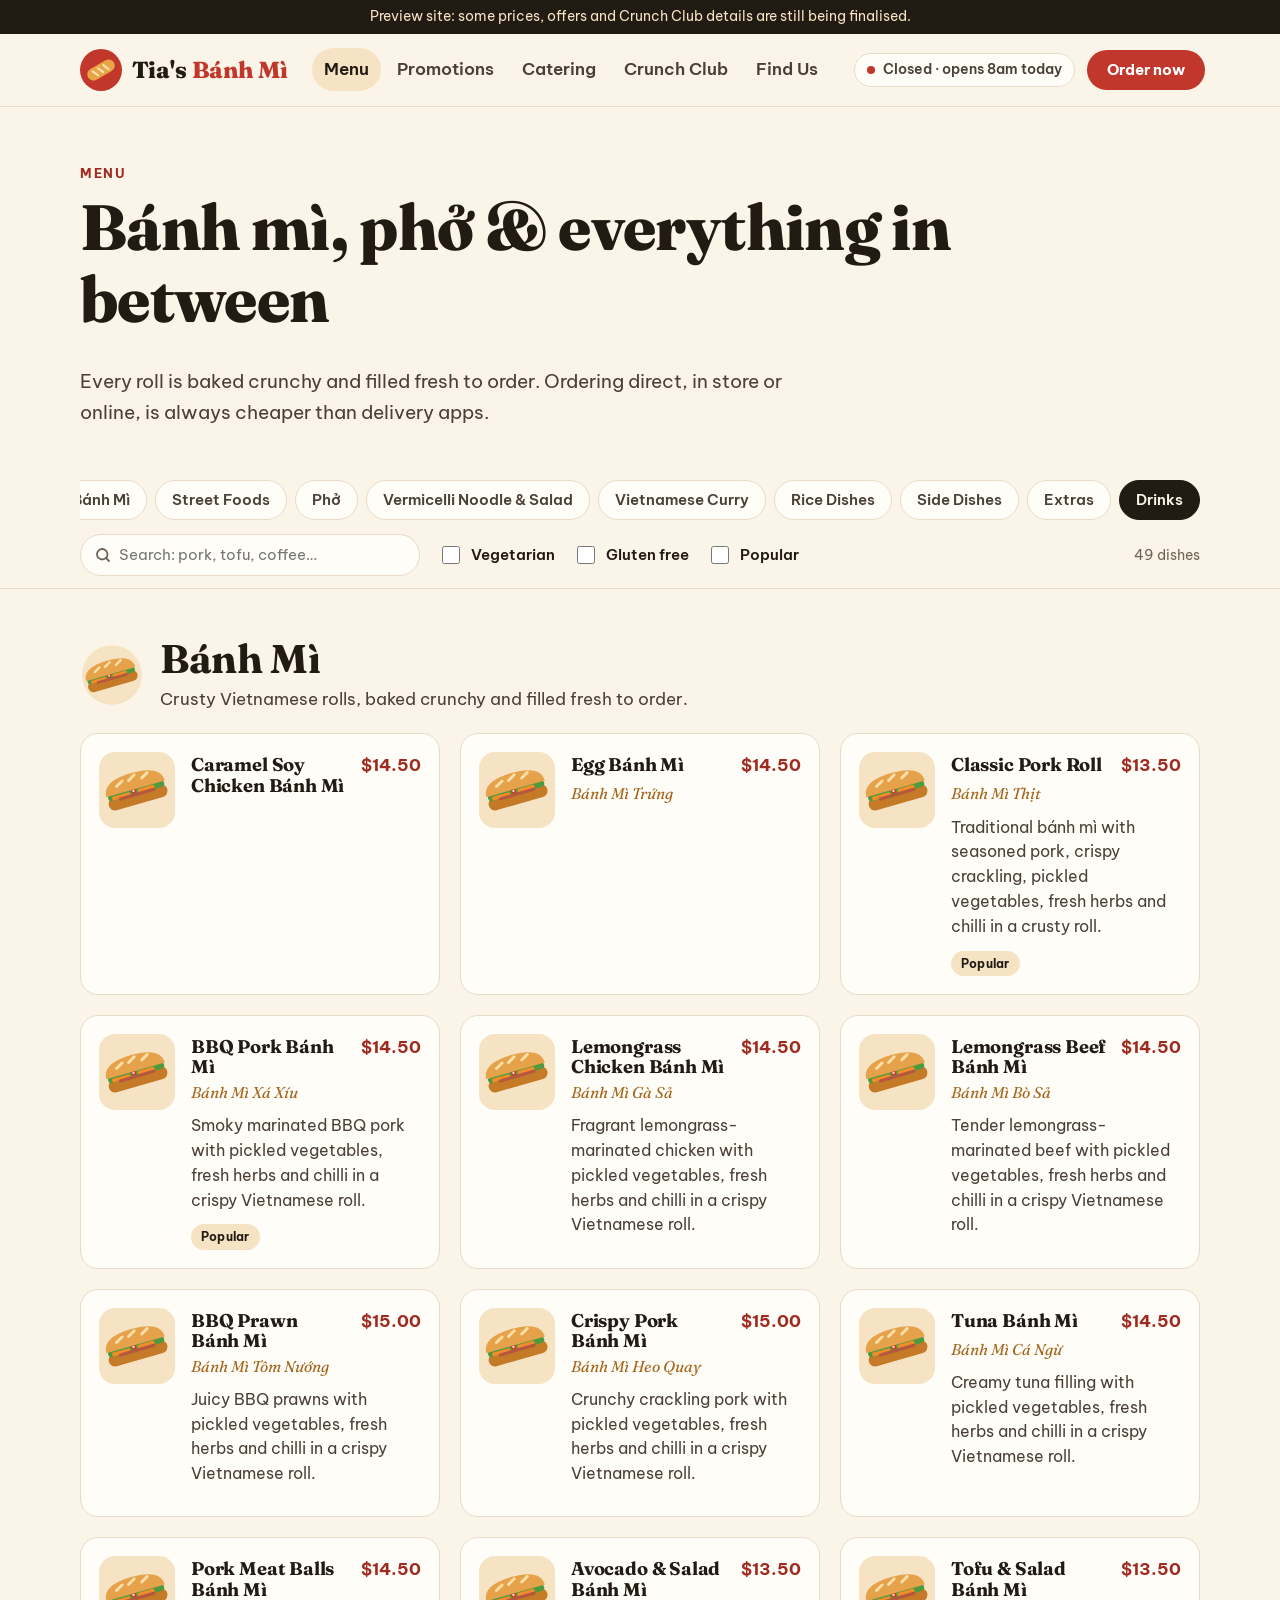
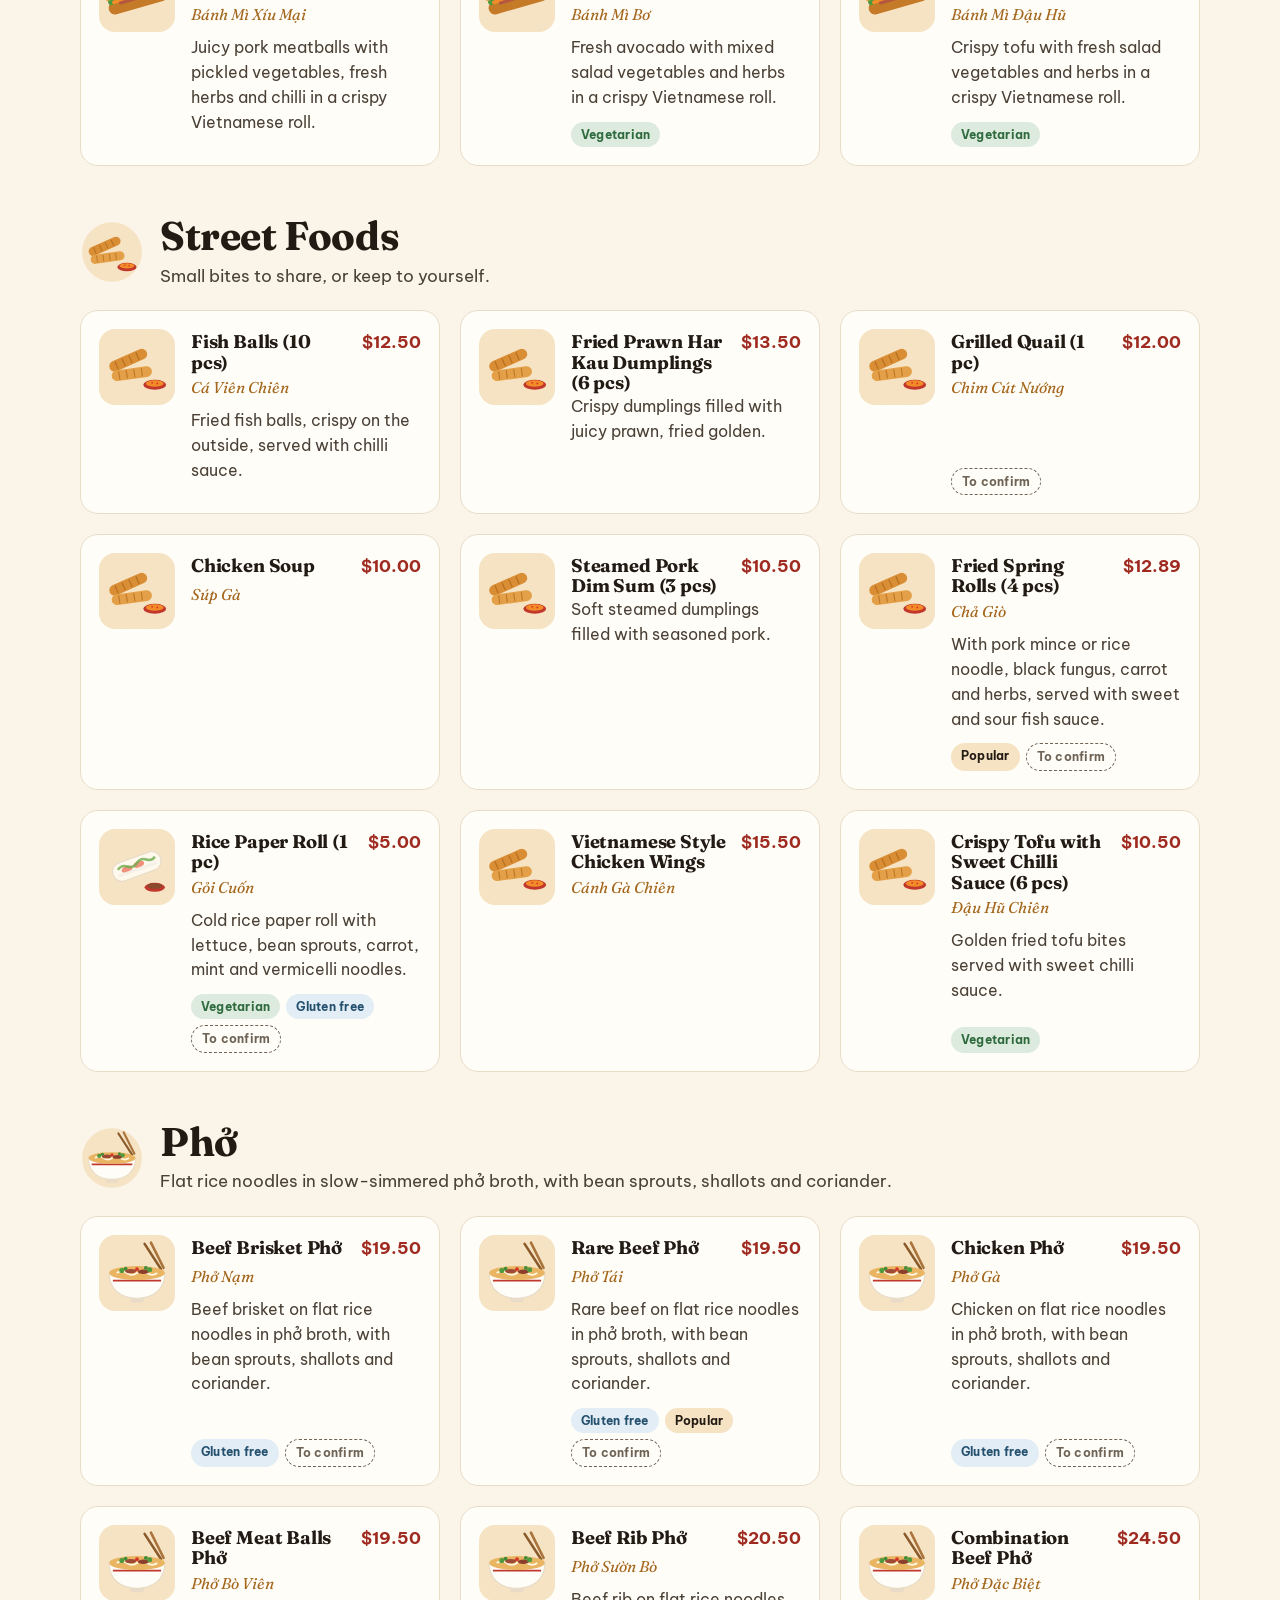
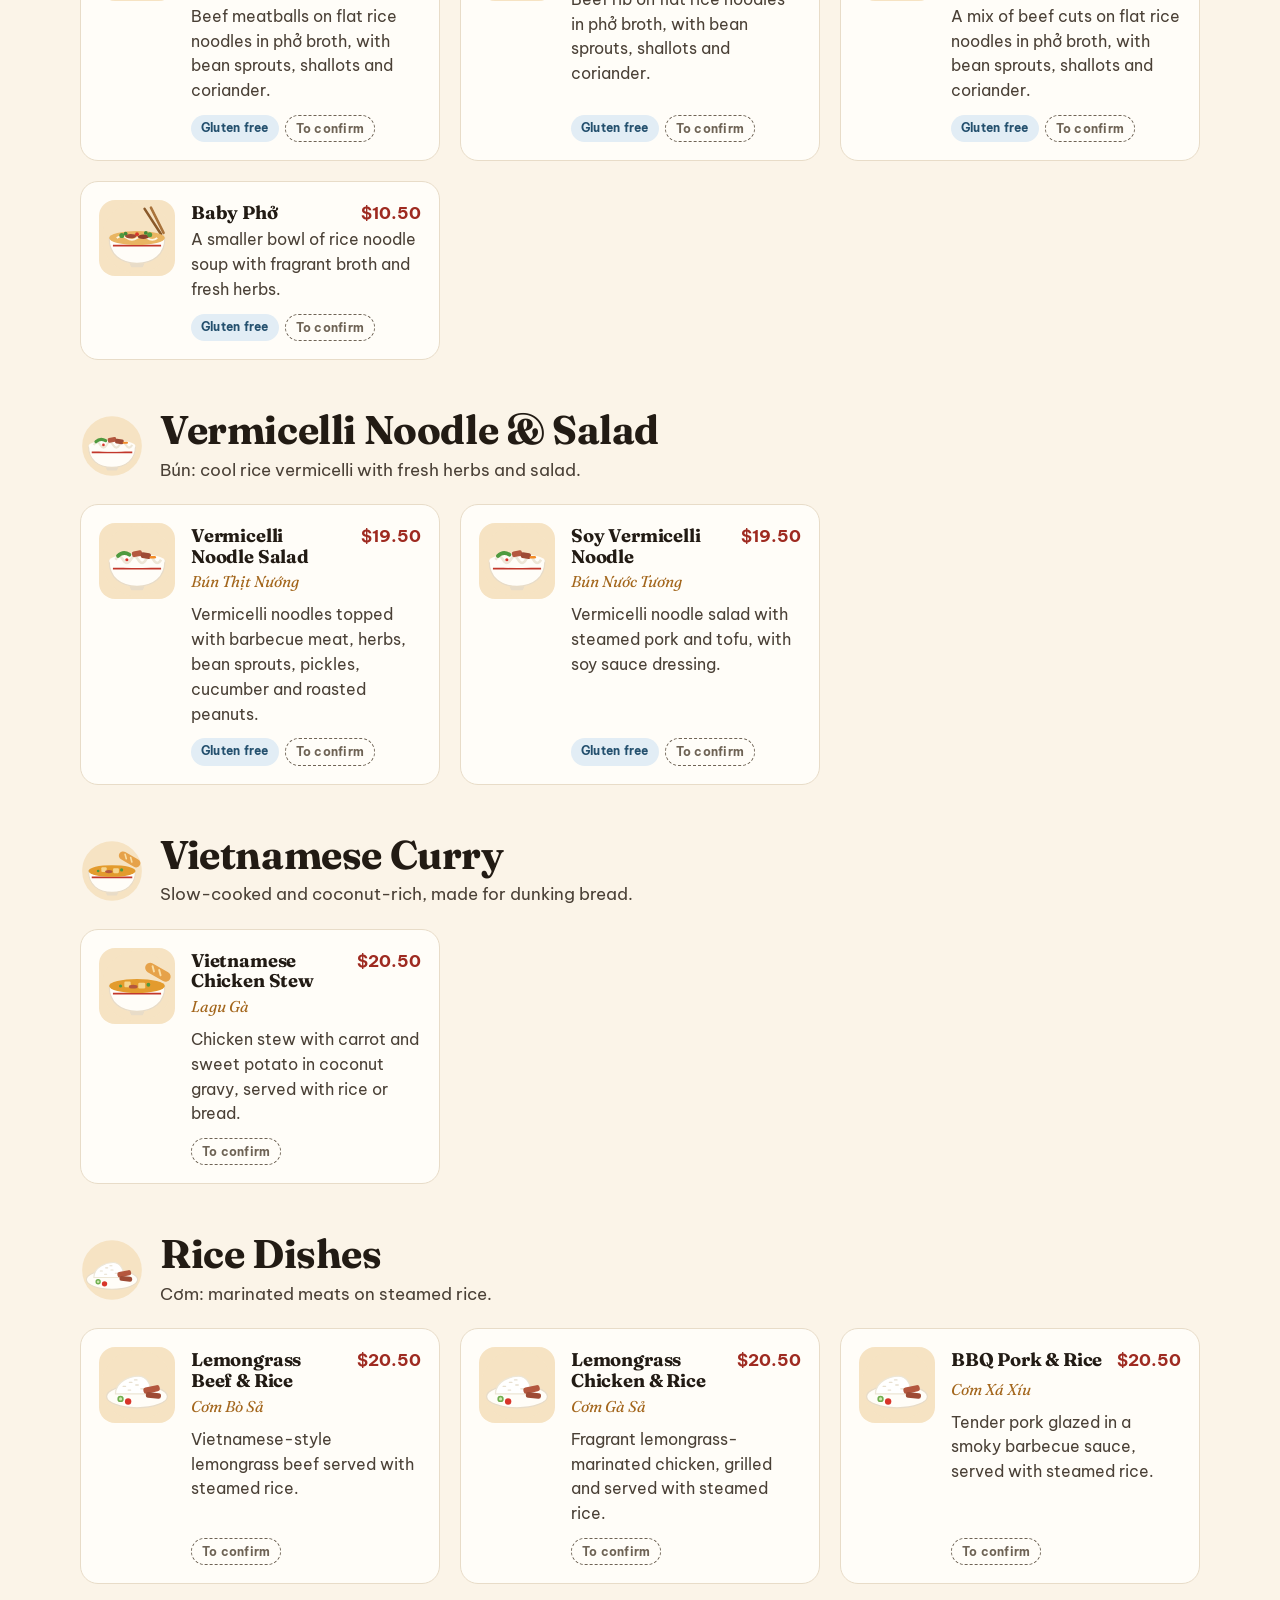
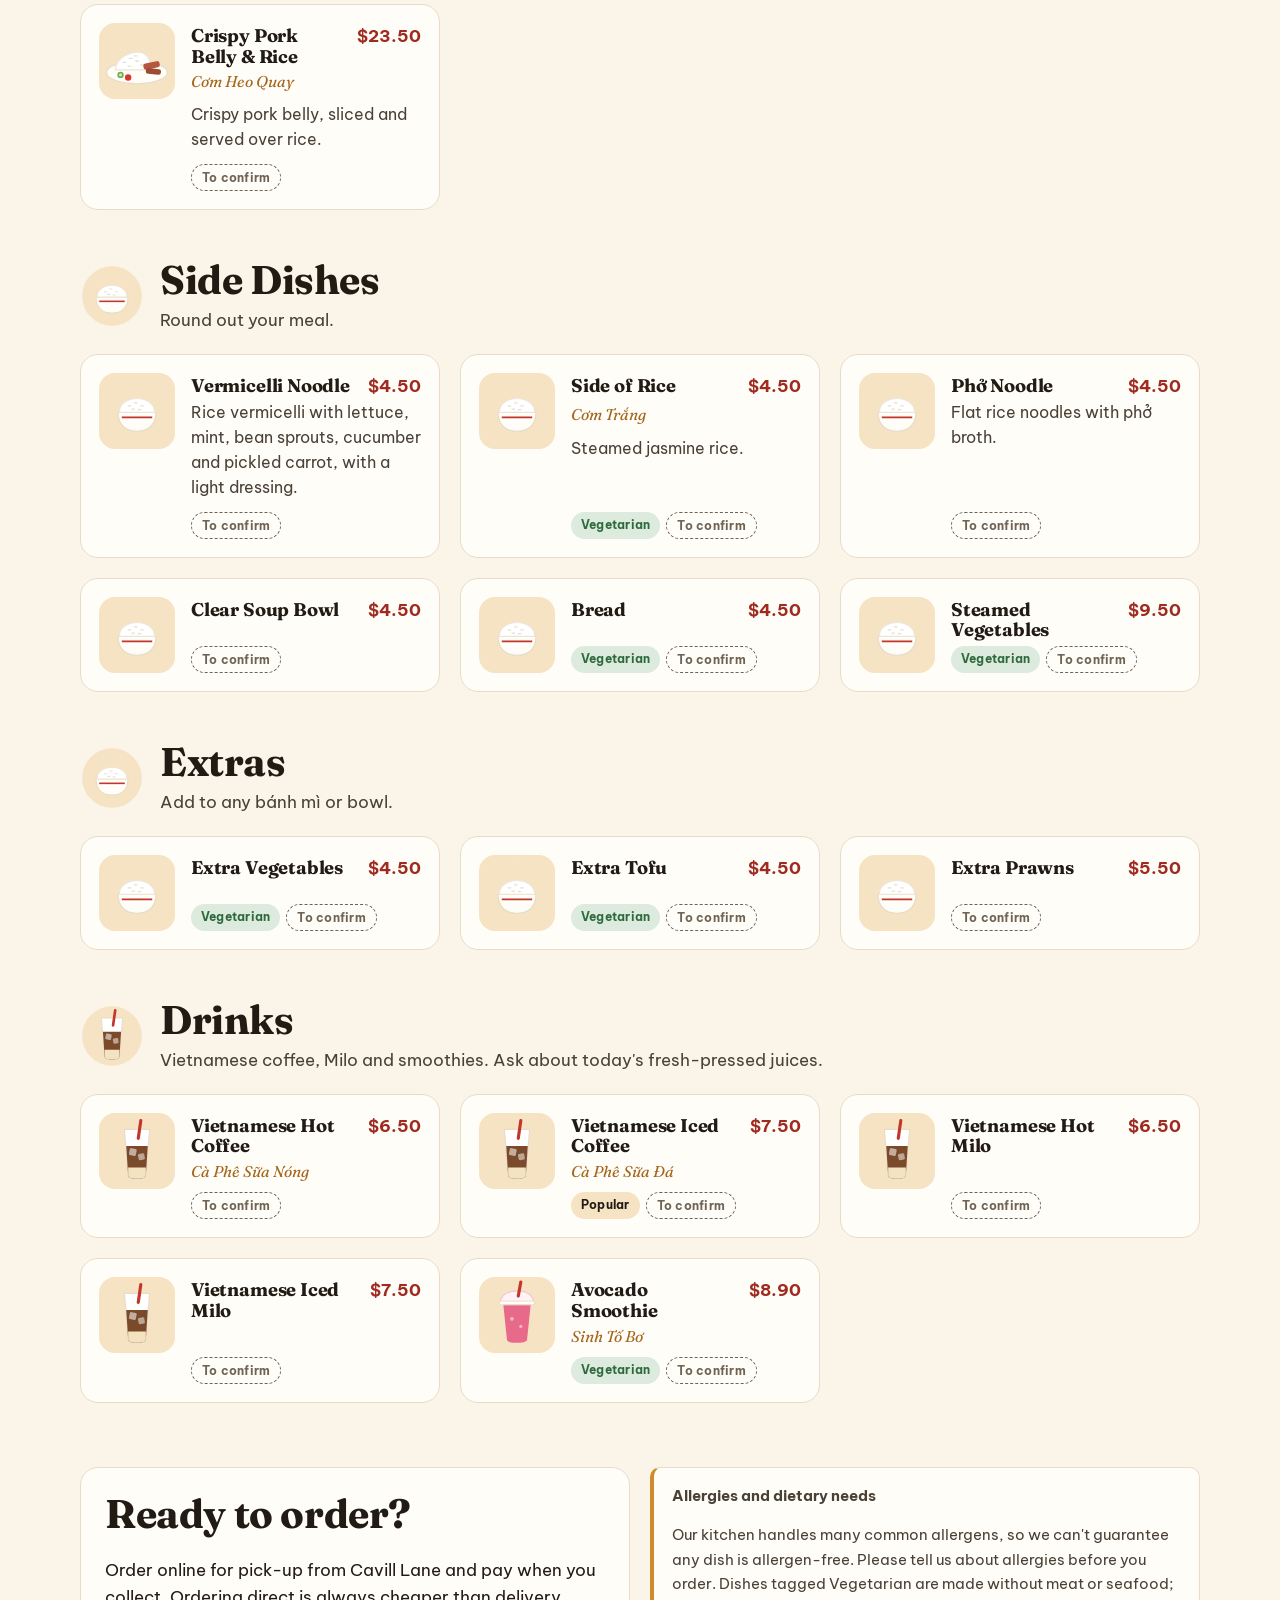
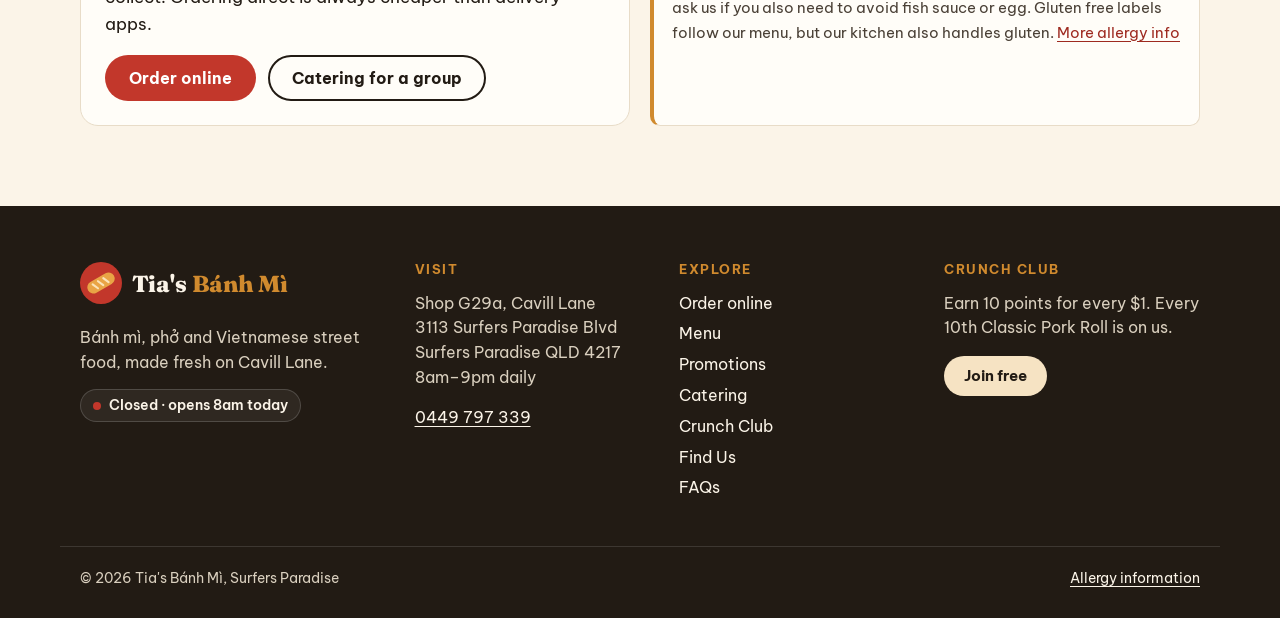
<file: menu.html>
<!doctype html>
<html lang="en-AU">
<head>
  <meta charset="utf-8">
  <meta name="viewport" content="width=device-width, initial-scale=1">
  <title>Menu | Tia's Bánh Mì, Surfers Paradise</title>
  <meta name="description" content="Bánh mì, street food, phở, noodle soup, vermicelli, Vietnamese curry, rice dishes and Vietnamese coffee at Tia's Bánh Mì on Cavill Lane, Surfers Paradise.">
  <meta name="theme-color" content="#C2372B">
  <link rel="icon" type="image/svg+xml" href="data:image/svg+xml,%3Csvg xmlns=%22http://www.w3.org/2000/svg%22 viewBox=%220 0 48 48%22%3E%3Ccircle cx=%2224%22 cy=%2224%22 r=%2224%22 fill=%22%23C2372B%22/%3E%3Cg transform=%22rotate(-30 24 24)%22%3E%3Crect x=%227%22 y=%2217%22 width=%2234%22 height=%2214%22 rx=%227%22 fill=%22%23E9A445%22/%3E%3Cpath d=%22M15 20.5l3 7M22 20.5l3 7M29 20.5l3 7%22 stroke=%22%23FBE3B8%22 stroke-width=%222.4%22 stroke-linecap=%22round%22/%3E%3C/g%3E%3C/svg%3E">
  <link rel="preconnect" href="https://fonts.googleapis.com">
  <link rel="preconnect" href="https://fonts.gstatic.com" crossorigin>
  <link rel="stylesheet" href="https://fonts.googleapis.com/css2?family=Be+Vietnam+Pro:wght@400;500;600;700&family=Fraunces:ital,opsz,wght@0,9..144,600..800;1,9..144,600..800&display=swap">
  <link rel="stylesheet" href="assets/css/styles.css?v=20261006f">
</head>
<body>
  <a class="skip-link" href="#main">Skip to content</a>
  <header id="site-header" class="site-header"></header>

  <main id="main">
    <section class="page-hero">
      <div class="container">
        <p class="eyebrow">Menu</p>
        <h1>Bánh mì, phở &amp; everything in between</h1>
        <p class="lead">Every roll is baked crunchy and filled fresh to order. Ordering direct, in store or online, is always cheaper than delivery apps.</p>
      </div>
    </section>

    <div class="menu-toolbar">
      <div class="container">
        <nav class="chip-row" id="menu-cats" aria-label="Menu categories"></nav>
        <div class="menu-filters">
          <div class="search-field">
            <label class="sr-only" for="menu-search">Search the menu</label>
            <input id="menu-search" type="search" placeholder="Search: pork, tofu, coffee…" autocomplete="off">
          </div>
          <label class="toggle"><input type="checkbox" data-filter value="v"> Vegetarian</label>
          <label class="toggle"><input type="checkbox" data-filter value="gf"> Gluten free</label>
          <label class="toggle"><input type="checkbox" data-filter value="popular"> Popular</label>
          <span class="menu-count" id="menu-count" aria-live="polite"></span>
        </div>
      </div>
    </div>

    <div class="container page-end">
      <div id="menu-sections"></div>

      <div class="menu-empty" id="menu-empty" hidden>
        <p>No dishes match that. Try another word or clear the filters.</p>
        <button class="btn btn-secondary" type="button" id="menu-clear">Clear filters</button>
      </div>

      <div class="menu-cta grid grid-2">
        <div class="card">
          <h2>Ready to order?</h2>
          <p>Order online for pick-up from Cavill Lane and pay when you collect. Ordering direct is always cheaper than delivery apps.</p>
          <div class="btn-row">
            <a class="btn btn-primary" data-order-link href="order.html">Order online</a>
            <a class="btn btn-secondary" href="catering.html">Catering for a group</a>
          </div>
        </div>
        <div class="notice" role="note">
          <div>
            <p><strong>Allergies and dietary needs</strong></p>
            <p>Our kitchen handles many common allergens, so we can't guarantee any dish is allergen-free. Please tell us about allergies before you order. Dishes tagged Vegetarian are made without meat or seafood; ask us if you also need to avoid fish sauce or egg. Gluten free labels follow our menu, but our kitchen also handles gluten. <a href="faq.html#allergies">More allergy info</a></p>
          </div>
        </div>
      </div>
    </div>
  </main>

  <footer id="site-footer" class="site-footer"></footer>

  <script src="assets/js/config.js?v=20261006f"></script>
  <script src="assets/js/data.js?v=20261006f"></script>
  <script src="assets/js/art.js?v=20261006f"></script>
  <script src="assets/js/site.js?v=20261006f"></script>
  <script src="assets/js/menu.js?v=20261006f"></script>
</body>
</html>
</file>
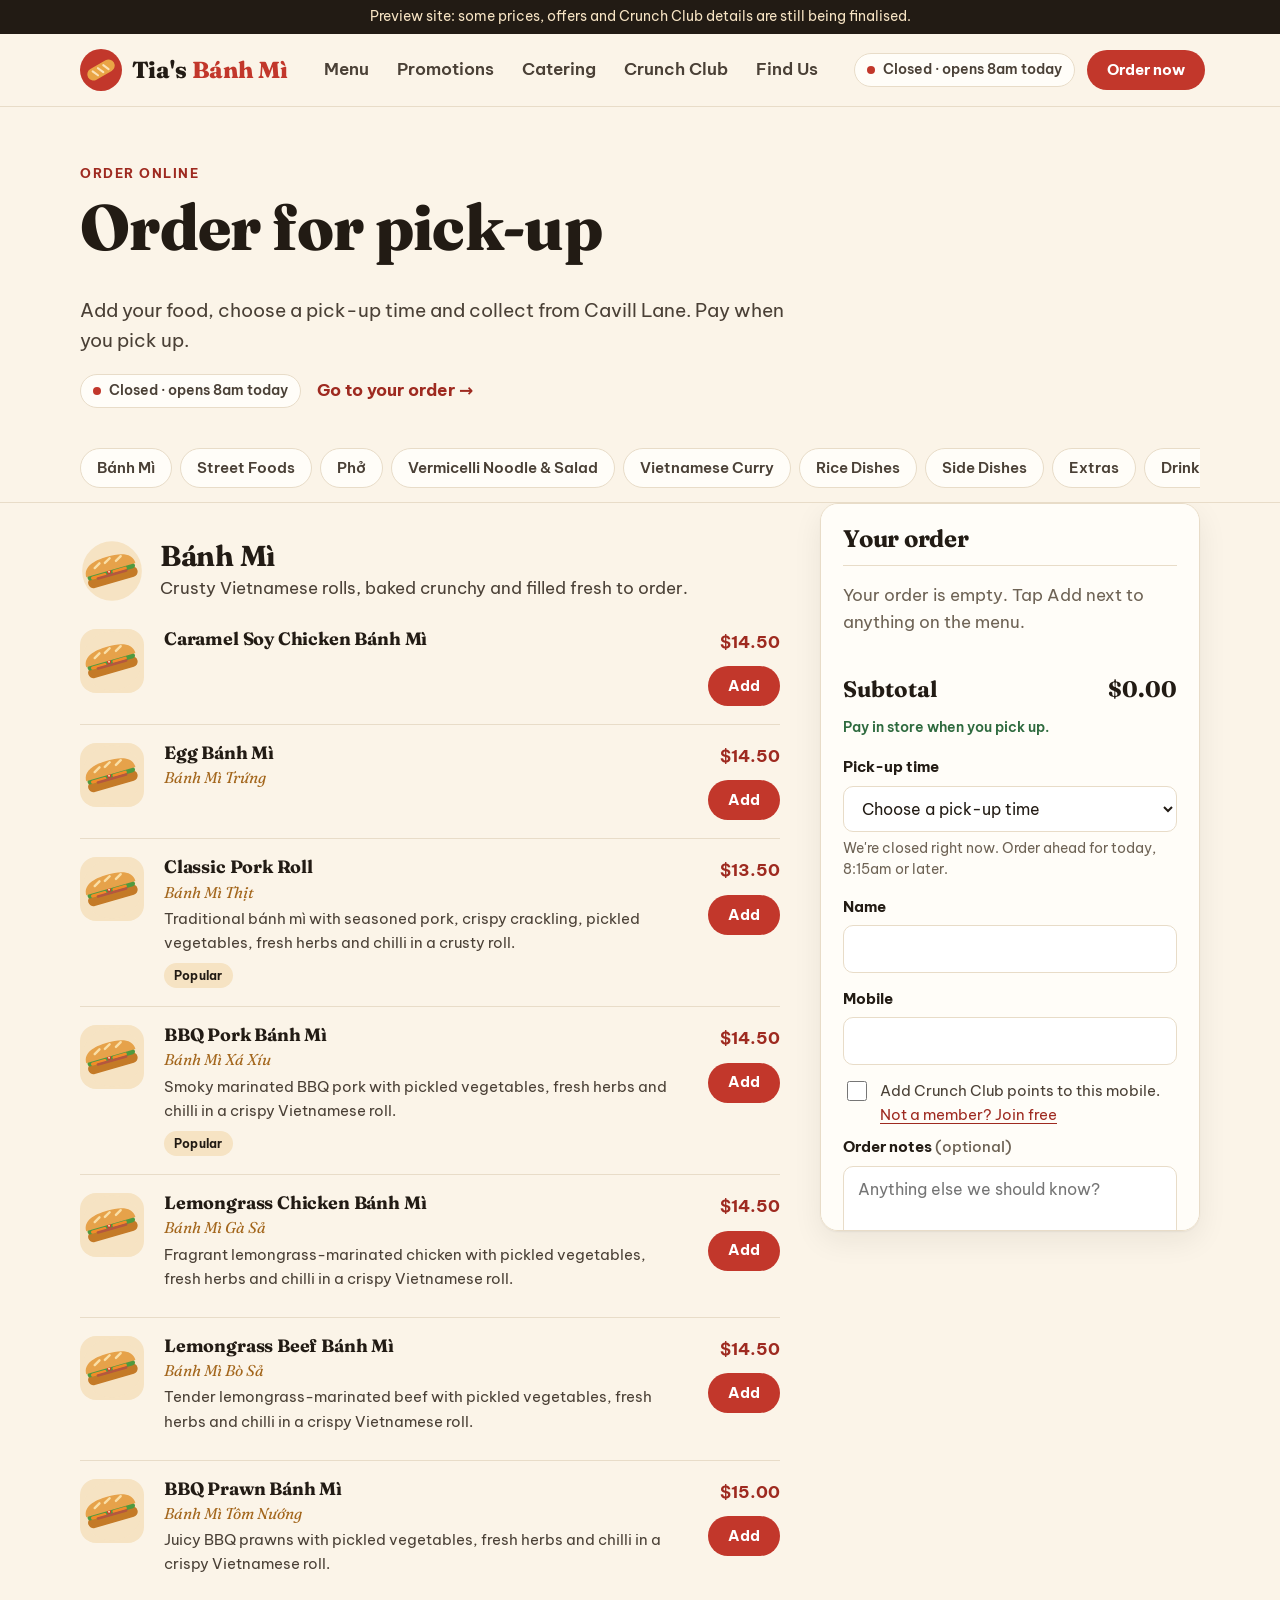
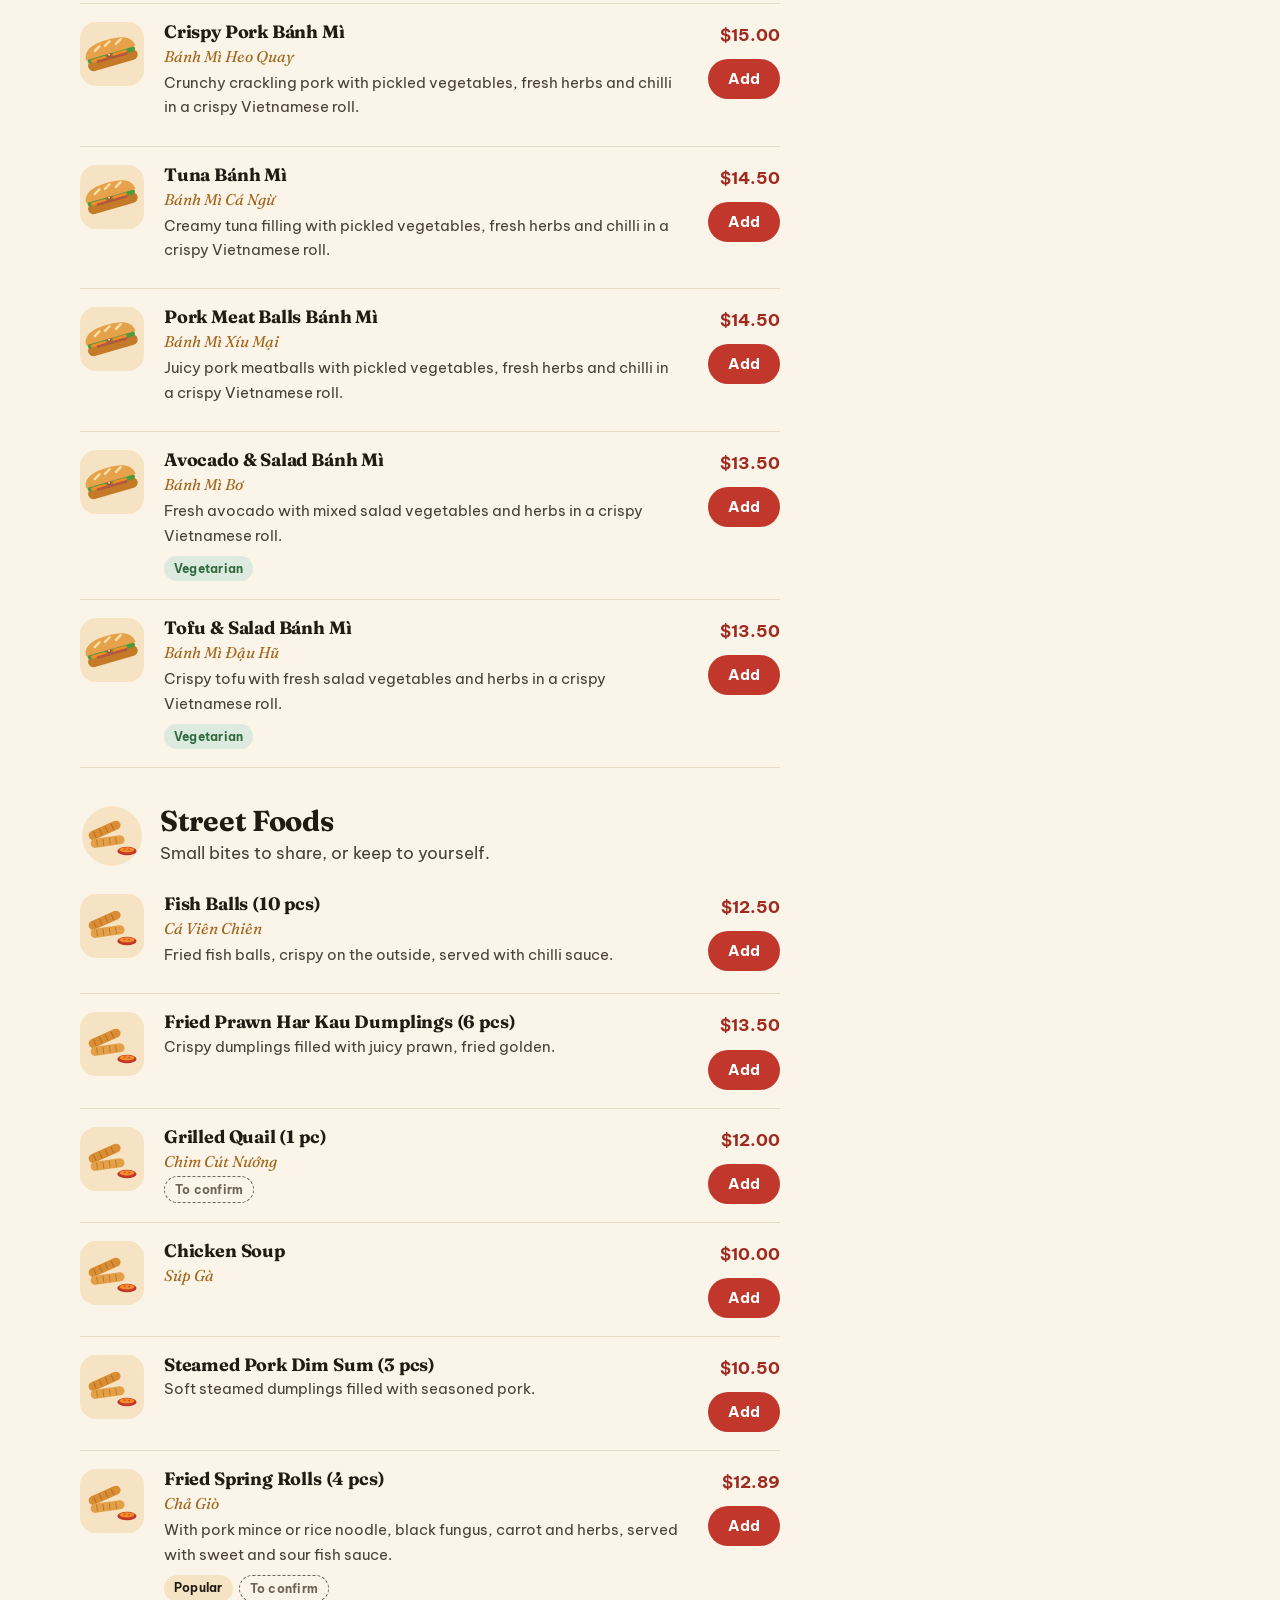
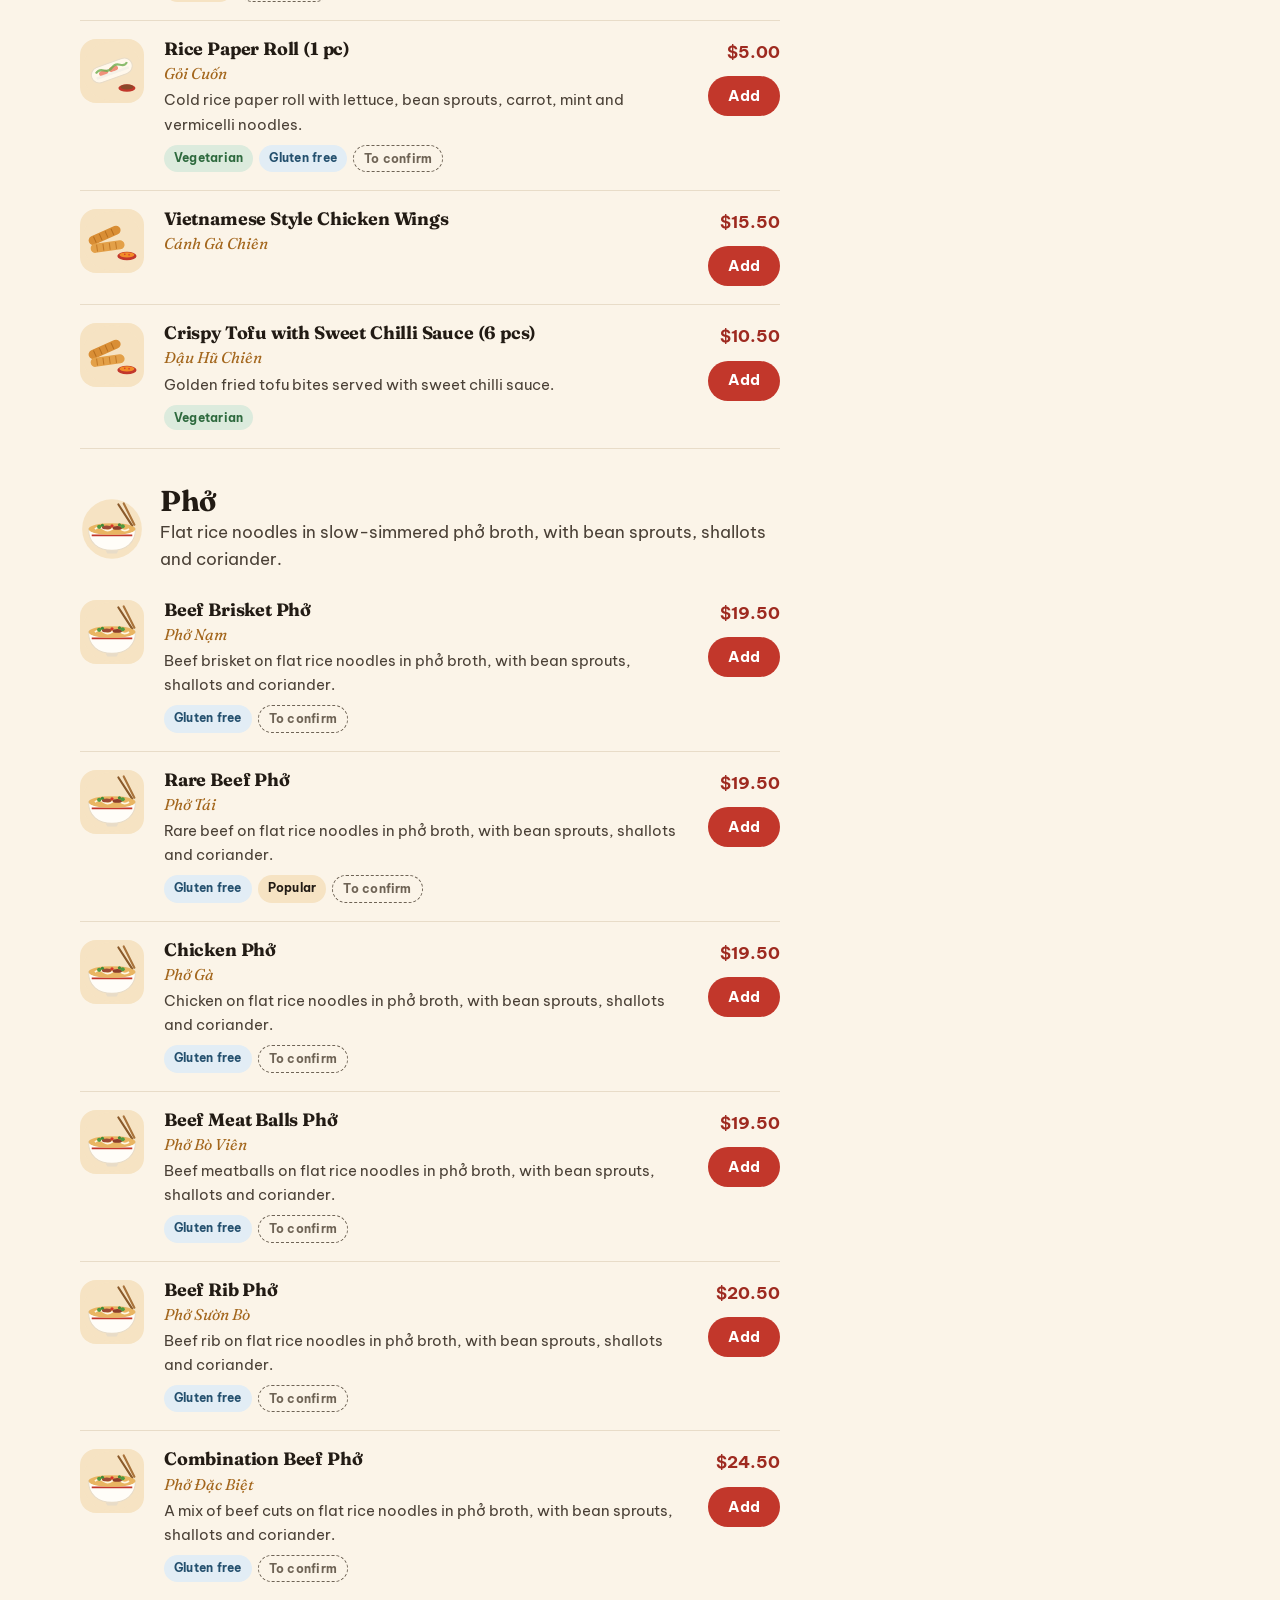
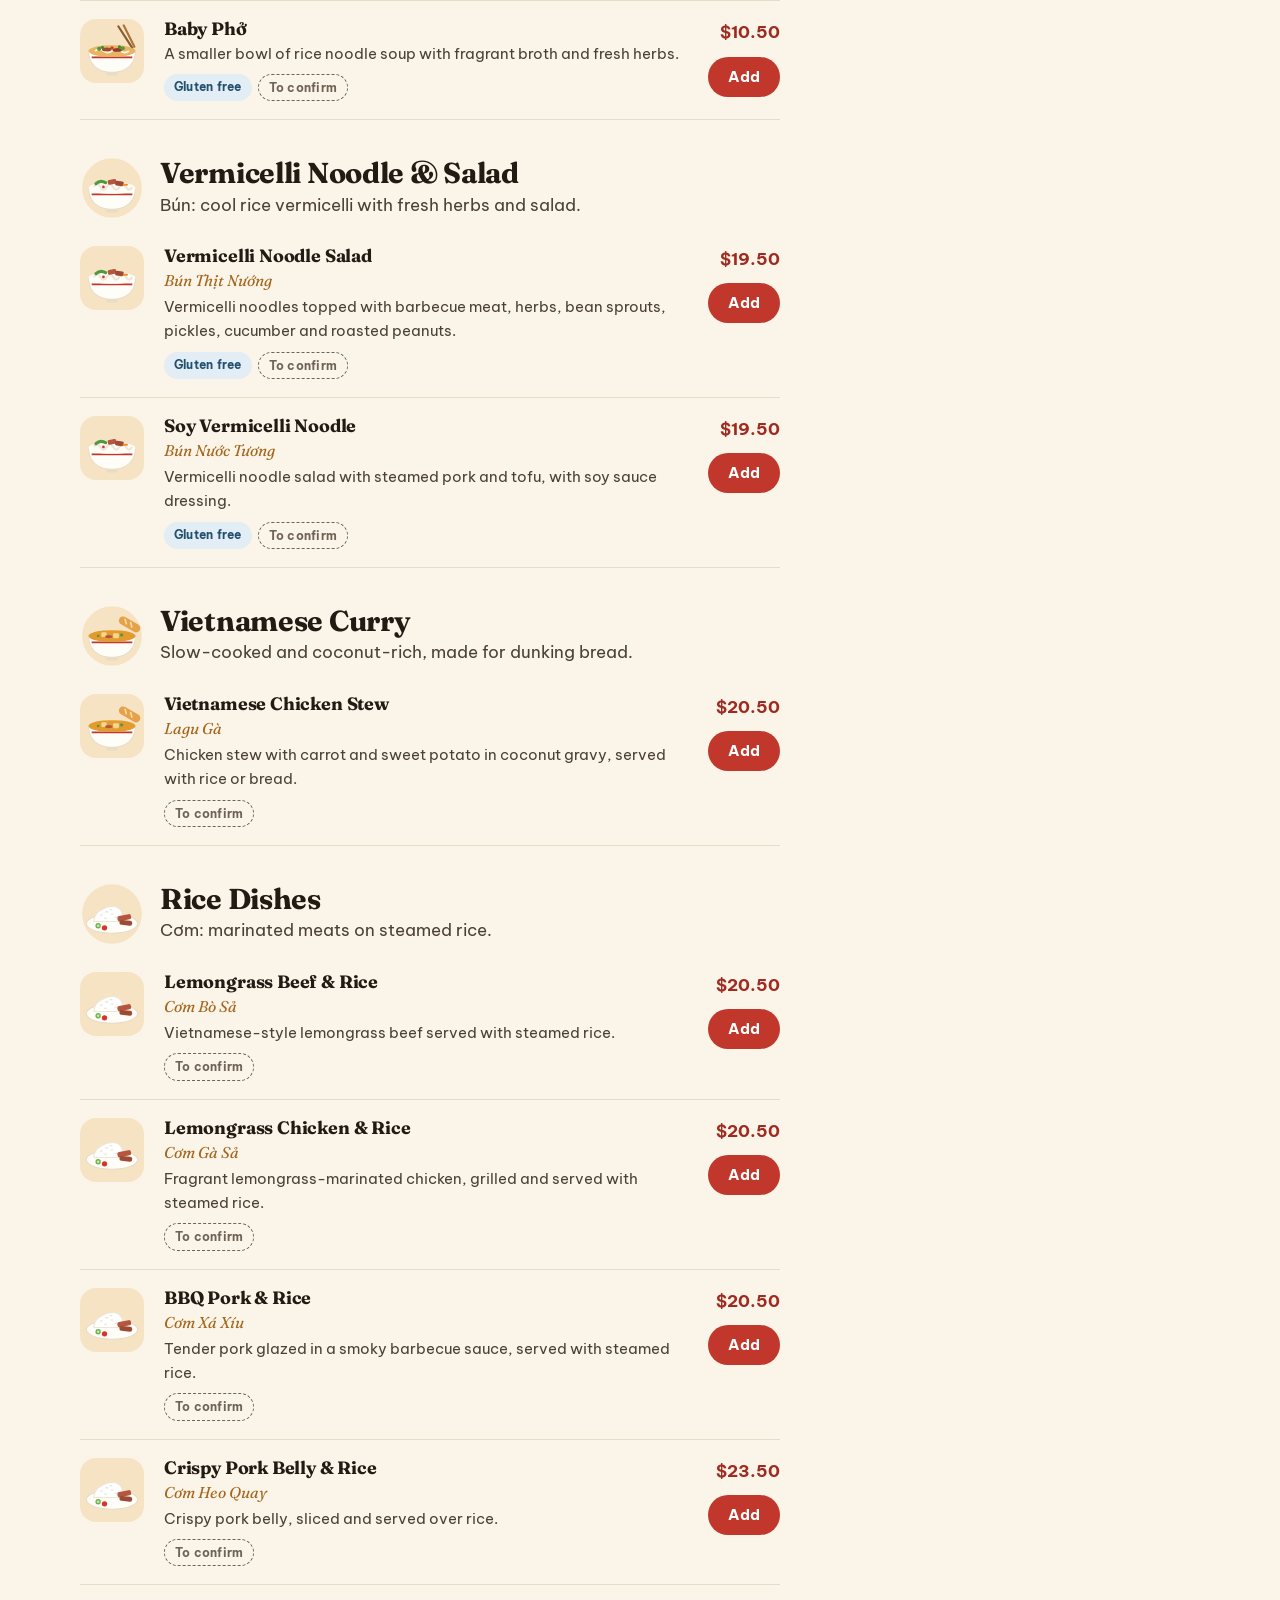
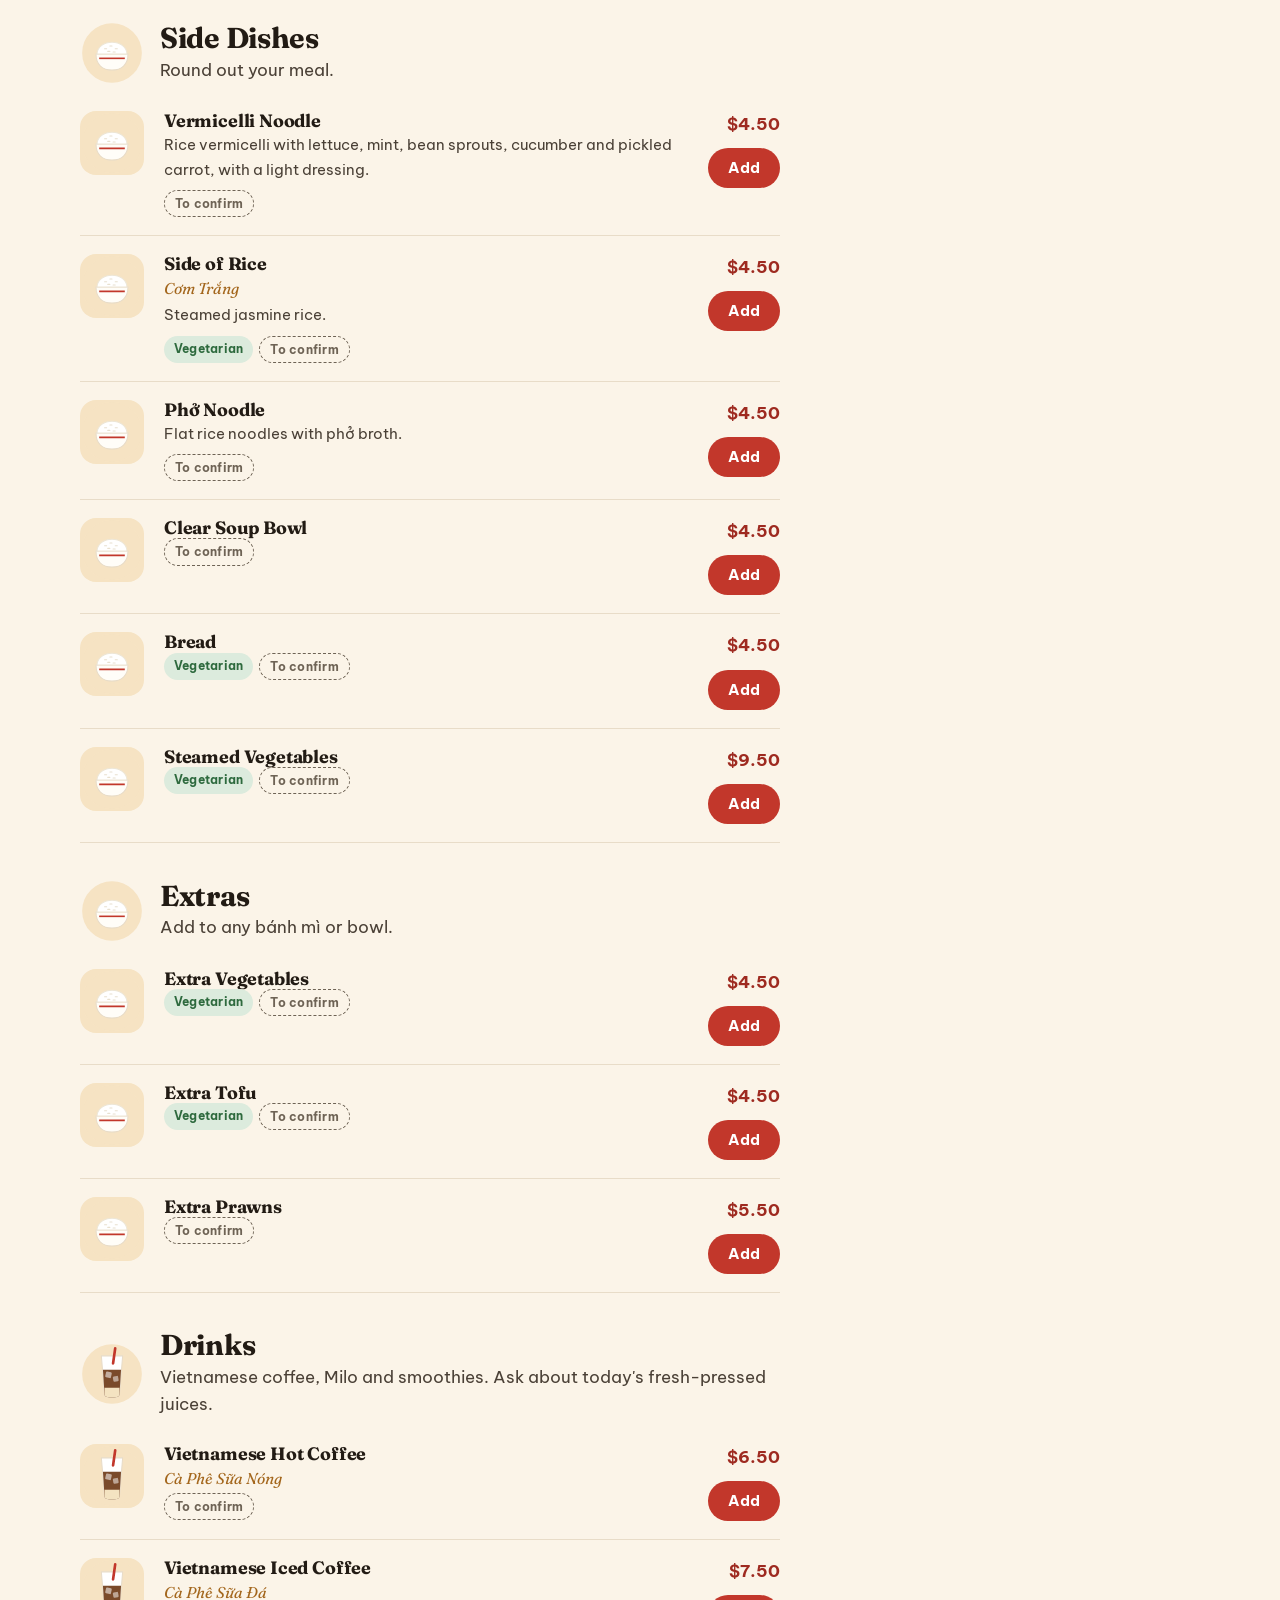
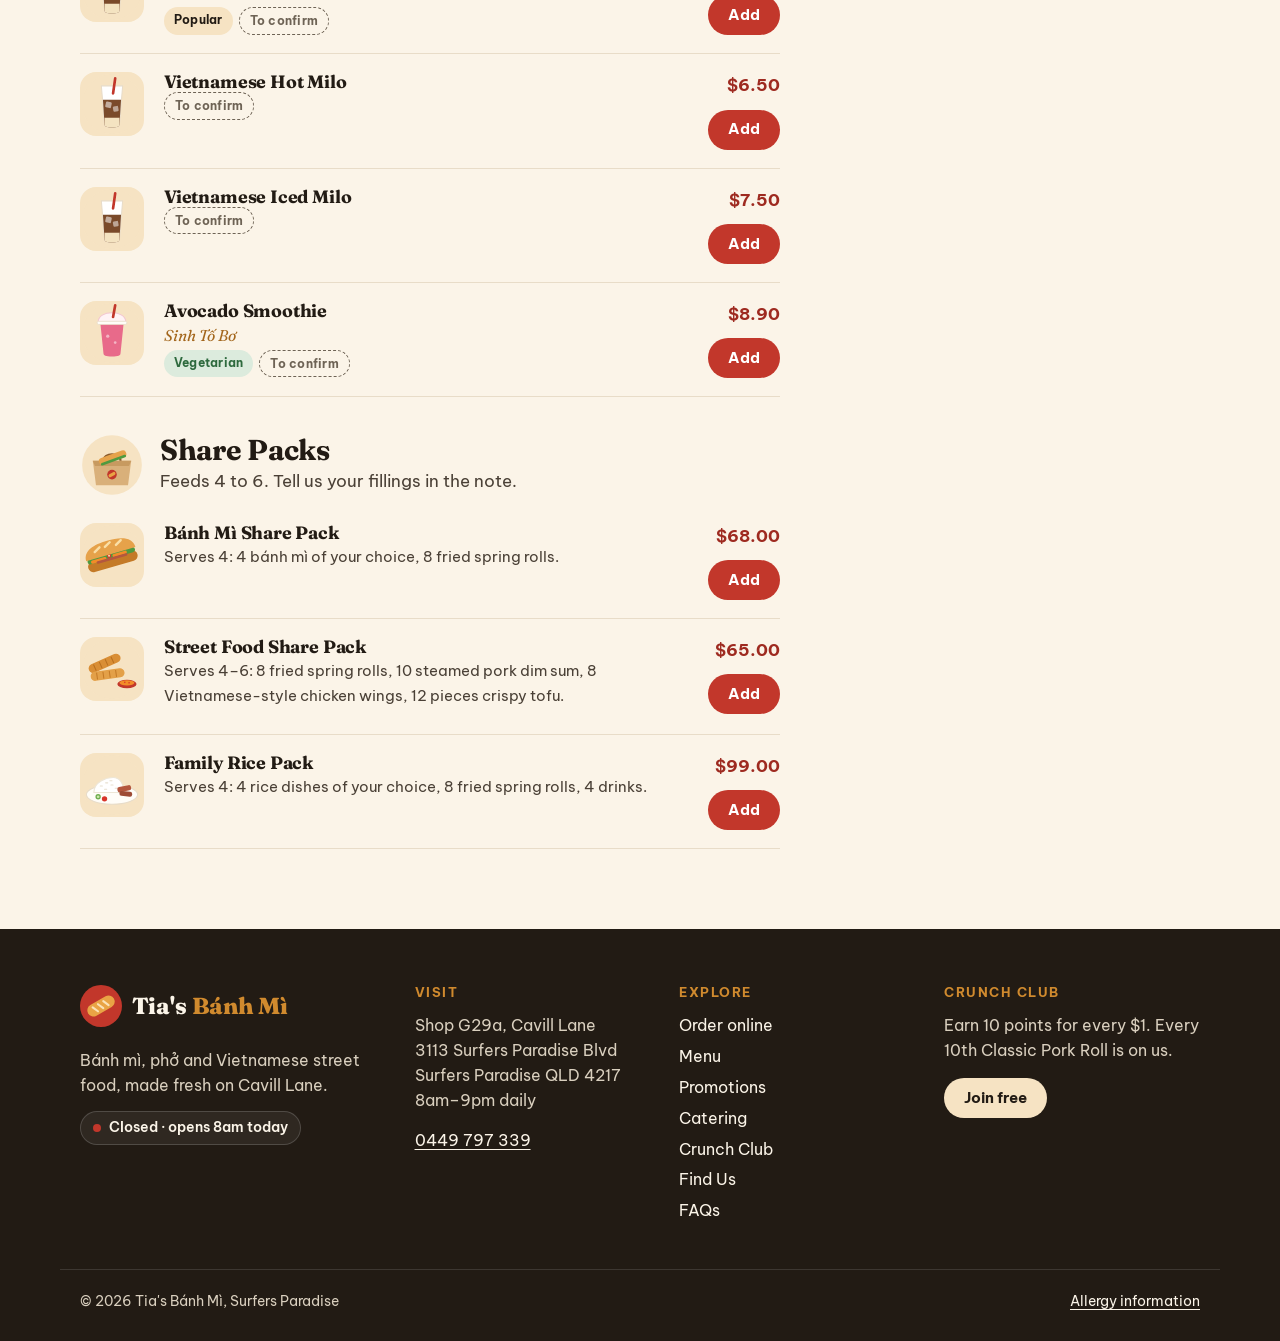
<file: order.html>
<!doctype html>
<html lang="en-AU">
<head>
  <meta charset="utf-8">
  <meta name="viewport" content="width=device-width, initial-scale=1">
  <title>Order Online | Tia's Bánh Mì, Surfers Paradise</title>
  <meta name="description" content="Order Tia's Bánh Mì online for pick-up from Cavill Lane, Surfers Paradise. Choose your food and pick-up time, then pay when you collect.">
  <meta name="theme-color" content="#C2372B">
  <link rel="icon" type="image/svg+xml" href="data:image/svg+xml,%3Csvg xmlns=%22http://www.w3.org/2000/svg%22 viewBox=%220 0 48 48%22%3E%3Ccircle cx=%2224%22 cy=%2224%22 r=%2224%22 fill=%22%23C2372B%22/%3E%3Cg transform=%22rotate(-30 24 24)%22%3E%3Crect x=%227%22 y=%2217%22 width=%2234%22 height=%2214%22 rx=%227%22 fill=%22%23E9A445%22/%3E%3Cpath d=%22M15 20.5l3 7M22 20.5l3 7M29 20.5l3 7%22 stroke=%22%23FBE3B8%22 stroke-width=%222.4%22 stroke-linecap=%22round%22/%3E%3C/g%3E%3C/svg%3E">
  <link rel="preconnect" href="https://fonts.googleapis.com">
  <link rel="preconnect" href="https://fonts.gstatic.com" crossorigin>
  <link rel="stylesheet" href="https://fonts.googleapis.com/css2?family=Be+Vietnam+Pro:wght@400;500;600;700&family=Fraunces:ital,opsz,wght@0,9..144,600..800;1,9..144,600..800&display=swap">
  <link rel="stylesheet" href="assets/css/styles.css?v=20261006f">
</head>
<body>
  <a class="skip-link" href="#main">Skip to content</a>
  <header id="site-header" class="site-header"></header>

  <main id="main" tabindex="-1">
    <section class="page-hero order-hero">
      <div class="container">
        <p class="eyebrow">Order online</p>
        <h1>Order for pick-up</h1>
        <p class="lead">Add your food, choose a pick-up time and collect from Cavill Lane. Pay when you pick up.</p>
        <p class="order-hero-status"><span class="status-pill" data-open-status></span> <a href="#cart-panel" class="link-arrow">Go to your order</a></p>
      </div>
    </section>

    <div class="menu-toolbar">
      <div class="container">
        <nav class="chip-row" id="order-cats" aria-label="Menu categories"></nav>
      </div>
    </div>

    <div class="container order-layout page-end">
      <div class="order-menu" id="order-menu"></div>

      <aside class="cart-panel" id="cart-panel" aria-labelledby="cart-heading">
        <form class="cart-card" id="order-form" novalidate>
          <h2 id="cart-heading" tabindex="-1">Your order <span class="cart-heading-count" id="cart-count-label"></span></h2>
          <ul class="cart-lines" id="cart-lines" aria-live="polite"></ul>

          <dl class="totals">
            <dt class="grand">Subtotal</dt>
            <dd class="grand" id="cart-subtotal">$0</dd>
          </dl>
          <p class="cart-tbc" id="cart-tbc" hidden></p>
          <p class="cart-pay">Pay in store when you pick up.</p>

          <div class="field">
            <label for="pickup-time">Pick-up time</label>
            <select id="pickup-time" required></select>
            <p class="hint-text" id="pickup-note"></p>
          </div>
          <div class="field">
            <label for="order-name">Name</label>
            <input id="order-name" autocomplete="name" maxlength="80" required>
          </div>
          <div class="field">
            <label for="order-mobile">Mobile</label>
            <input id="order-mobile" type="tel" autocomplete="tel" maxlength="20" required>
          </div>
          <label class="check">
            <input type="checkbox" id="order-club">
            <span>Add Crunch Club points to this mobile. <a href="club.html#join">Not a member? Join free</a></span>
          </label>
          <p class="points-preview" id="points-preview" hidden></p>
          <div class="field">
            <label for="order-notes">Order notes <span class="hint">(optional)</span></label>
            <textarea id="order-notes" maxlength="300" placeholder="Anything else we should know?"></textarea>
          </div>

          <div class="form-errors" id="order-errors" tabindex="-1" role="alert" hidden></div>
          <button class="btn btn-primary btn-lg btn-block" type="submit">Place order</button>
          <div class="form-status" id="order-status" tabindex="-1" role="status" aria-live="polite" hidden></div>
        </form>
      </aside>
    </div>

    <a class="mobile-total" id="order-bar" href="#cart-panel" hidden>
      <span id="order-bar-text"></span><span class="mobile-total-cta">View order</span>
    </a>
  </main>

  <footer id="site-footer" class="site-footer"></footer>

  <script src="assets/js/config.js?v=20261006f"></script>
  <script src="assets/js/data.js?v=20261006f"></script>
  <script src="assets/js/art.js?v=20261006f"></script>
  <script src="assets/js/site.js?v=20261006f"></script>
  <script src="assets/js/order.js?v=20261006f"></script>
</body>
</html>
</file>
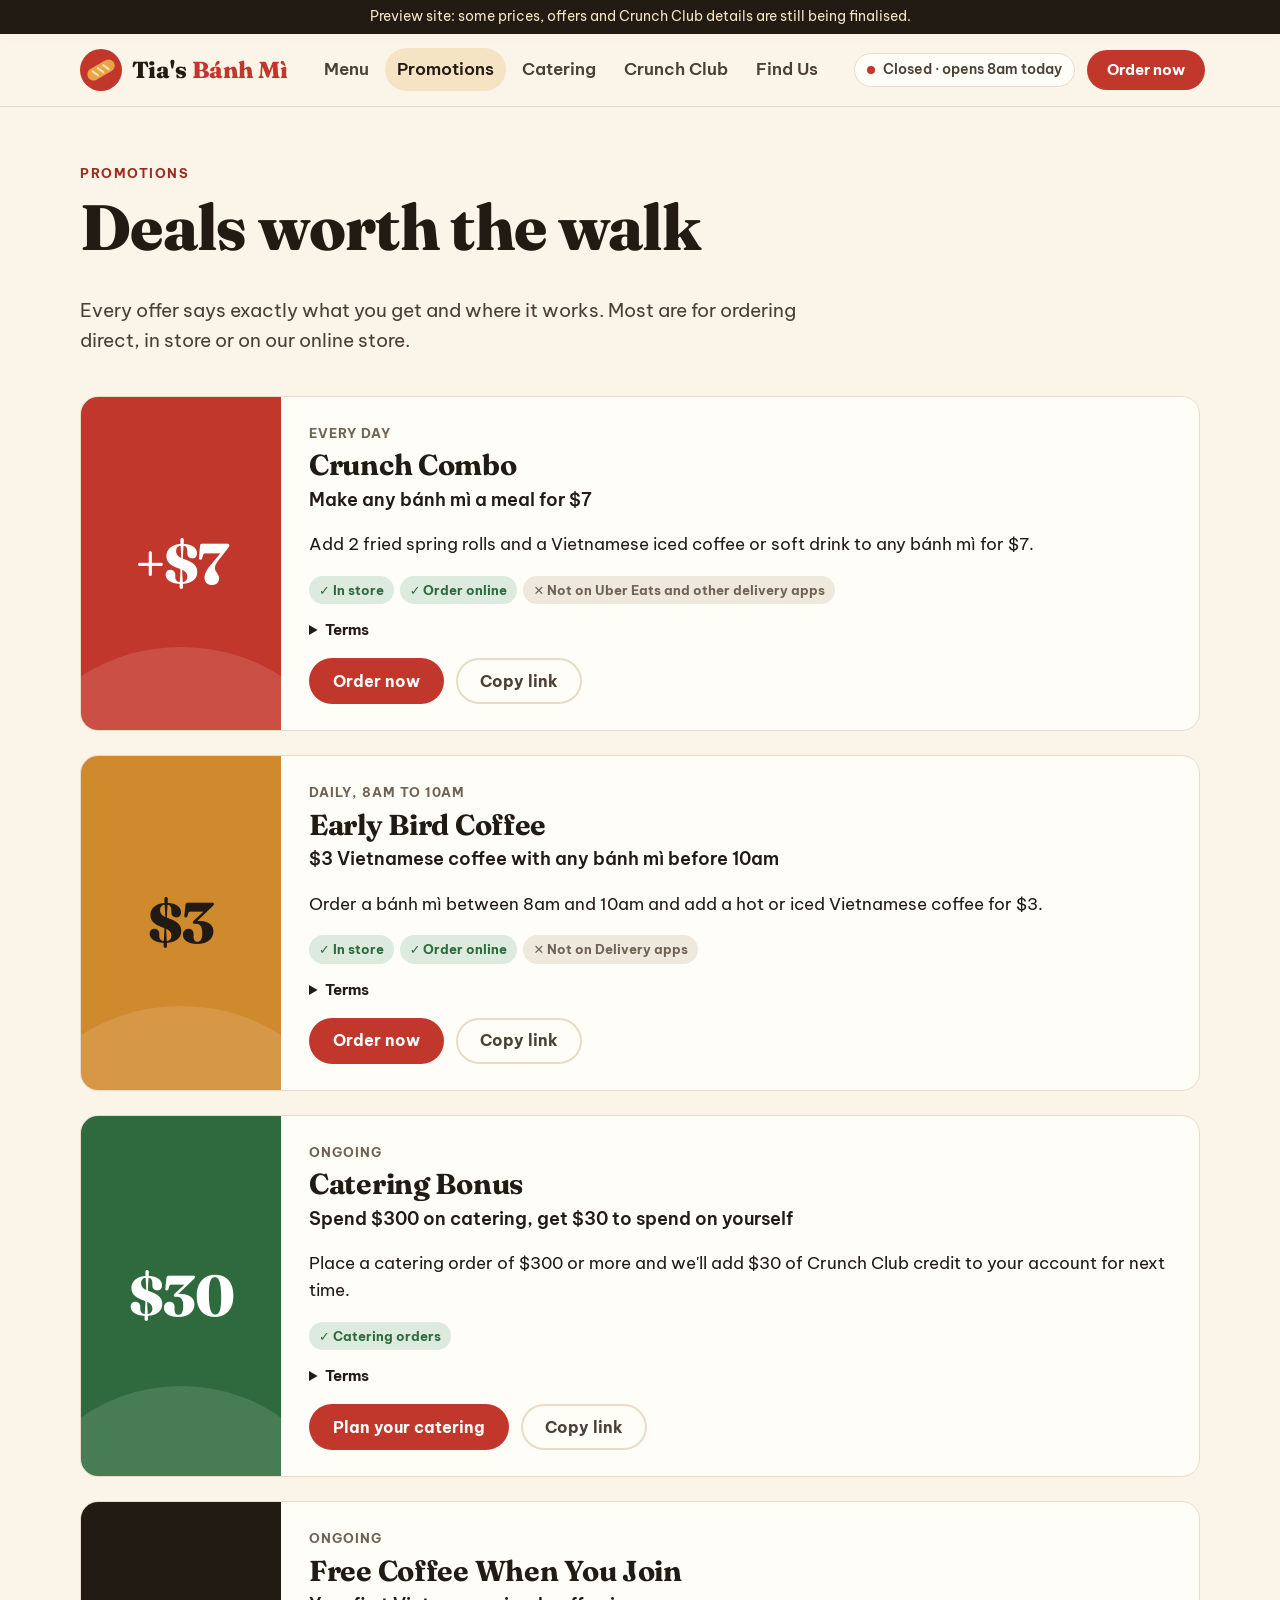
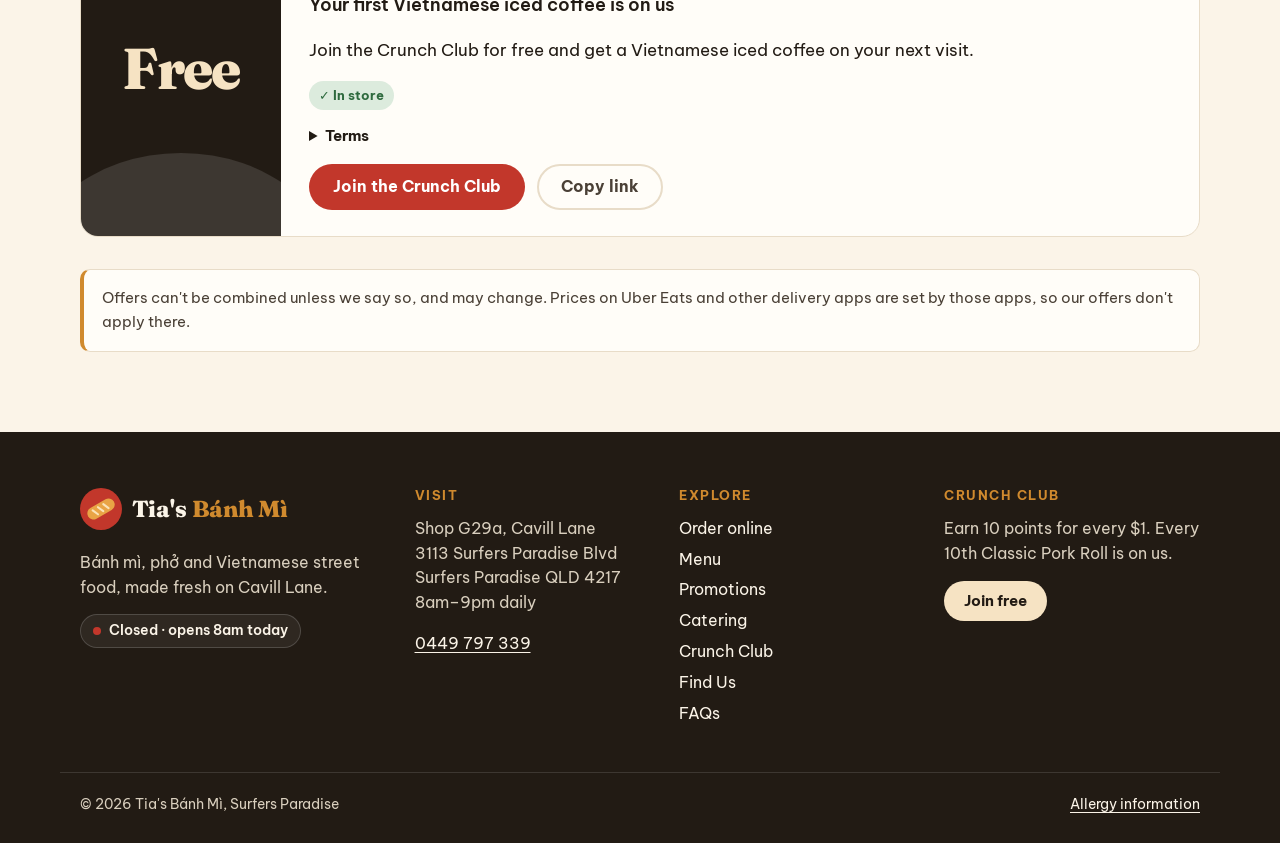
<file: promotions.html>
<!doctype html>
<html lang="en-AU">
<head>
  <meta charset="utf-8">
  <meta name="viewport" content="width=device-width, initial-scale=1">
  <title>Promotions | Tia's Bánh Mì, Surfers Paradise</title>
  <meta name="description" content="Current deals at Tia's Bánh Mì: make any bánh mì a meal, early bird Vietnamese coffee, catering bonus credit and a free coffee when you join the Crunch Club.">
  <meta name="theme-color" content="#C2372B">
  <link rel="icon" type="image/svg+xml" href="data:image/svg+xml,%3Csvg xmlns=%22http://www.w3.org/2000/svg%22 viewBox=%220 0 48 48%22%3E%3Ccircle cx=%2224%22 cy=%2224%22 r=%2224%22 fill=%22%23C2372B%22/%3E%3Cg transform=%22rotate(-30 24 24)%22%3E%3Crect x=%227%22 y=%2217%22 width=%2234%22 height=%2214%22 rx=%227%22 fill=%22%23E9A445%22/%3E%3Cpath d=%22M15 20.5l3 7M22 20.5l3 7M29 20.5l3 7%22 stroke=%22%23FBE3B8%22 stroke-width=%222.4%22 stroke-linecap=%22round%22/%3E%3C/g%3E%3C/svg%3E">
  <link rel="preconnect" href="https://fonts.googleapis.com">
  <link rel="preconnect" href="https://fonts.gstatic.com" crossorigin>
  <link rel="stylesheet" href="https://fonts.googleapis.com/css2?family=Be+Vietnam+Pro:wght@400;500;600;700&family=Fraunces:ital,opsz,wght@0,9..144,600..800;1,9..144,600..800&display=swap">
  <link rel="stylesheet" href="assets/css/styles.css?v=20261006f">
</head>
<body>
  <a class="skip-link" href="#main">Skip to content</a>
  <header id="site-header" class="site-header"></header>

  <main id="main">
    <section class="page-hero">
      <div class="container">
        <p class="eyebrow">Promotions</p>
        <h1>Deals worth the walk</h1>
        <p class="lead">Every offer says exactly what you get and where it works. Most are for ordering direct, in store or on our online store.</p>
      </div>
    </section>

    <div class="container page-end">
      <div class="promo-list" id="promo-list"></div>

      <div class="notice" role="note" style="margin-top:32px">
        <p>Offers can't be combined unless we say so, and may change. Prices on Uber Eats and other delivery apps are set by those apps, so our offers don't apply there.</p>
      </div>
    </div>
  </main>

  <footer id="site-footer" class="site-footer"></footer>

  <script src="assets/js/config.js?v=20261006f"></script>
  <script src="assets/js/data.js?v=20261006f"></script>
  <script src="assets/js/art.js?v=20261006f"></script>
  <script src="assets/js/site.js?v=20261006f"></script>
  <script src="assets/js/promotions.js?v=20261006f"></script>
</body>
</html>
</file>
<file: assets/css/styles.css>
/* Tia's Bánh Mì: site styles */

:root {
  --cream: #fbf4e8;
  --paper: #fffdf8;
  --ink: #221b14;
  --ink-2: #4a4036;
  --muted: #6e6355;
  --line: #e8dcc8;
  --crust: #d08a2e;
  --crust-soft: #f6e3c3;
  --chilli: #c2372b;
  --chilli-dark: #9e2a20;
  --chilli-soft: #f8dcd7;
  --herb: #2e6a3e;
  --herb-soft: #dcebdd;

  --radius: 18px;
  --radius-sm: 10px;
  --shadow: 0 1px 2px rgba(34, 27, 20, 0.06), 0 10px 30px rgba(34, 27, 20, 0.07);
  --font-display: "Fraunces", Georgia, "Times New Roman", serif;
  --font-body: "Be Vietnam Pro", system-ui, -apple-system, "Segoe UI", Roboto, sans-serif;
  --container: 1160px;
  --gutter: 20px;
  --header-h: 72px;
}

*,
*::before,
*::after {
  box-sizing: border-box;
}

html {
  -webkit-text-size-adjust: 100%;
  scroll-padding-top: var(--scroll-pad, calc(var(--header-h) + 64px));
}

body {
  margin: 0;
  background: var(--cream);
  color: var(--ink);
  font-family: var(--font-body);
  font-size: 1.0625rem;
  line-height: 1.6;
  overflow-x: hidden;
}

img,
svg,
iframe {
  max-width: 100%;
  display: block;
}

a {
  color: var(--chilli-dark);
  text-underline-offset: 3px;
}

a:hover {
  color: var(--chilli);
}

h1,
h2,
h3 {
  font-family: var(--font-display);
  font-weight: 700;
  line-height: 1.12;
  letter-spacing: -0.01em;
  margin: 0 0 0.5em;
  color: var(--ink);
}

h1 {
  font-size: clamp(2.4rem, 5.5vw, 4rem);
  font-weight: 800;
}

h2 {
  font-size: clamp(1.75rem, 3.4vw, 2.5rem);
}

h3 {
  font-size: 1.3rem;
}

p {
  margin: 0 0 1em;
}

:focus-visible {
  outline: 3px solid var(--chilli);
  outline-offset: 3px;
  border-radius: 4px;
}

.sr-only {
  position: absolute !important;
  width: 1px;
  height: 1px;
  padding: 0;
  margin: -1px;
  overflow: hidden;
  clip: rect(0, 0, 0, 0);
  white-space: nowrap;
  border: 0;
}

.skip-link {
  position: absolute;
  left: 12px;
  top: -60px;
  z-index: 100;
  background: var(--ink);
  color: var(--cream);
  padding: 10px 16px;
  border-radius: var(--radius-sm);
  text-decoration: none;
}

.skip-link:focus {
  top: 12px;
  color: var(--cream);
}

.container {
  width: 100%;
  max-width: var(--container);
  margin: 0 auto;
  padding: 0 var(--gutter);
}

.muted {
  color: var(--muted);
}

.eyebrow {
  font-size: 0.8rem;
  font-weight: 700;
  letter-spacing: 0.12em;
  text-transform: uppercase;
  color: var(--chilli-dark);
  margin-bottom: 0.6em;
}

.lead {
  font-size: 1.2rem;
  color: var(--ink-2);
  max-width: 38em;
}

[hidden] {
  display: none !important;
}

/* ---------- buttons ---------- */

.btn {
  display: inline-flex;
  align-items: center;
  justify-content: center;
  gap: 8px;
  min-height: 46px;
  padding: 10px 22px;
  border-radius: 999px;
  border: 2px solid transparent;
  font: inherit;
  font-weight: 700;
  font-size: 1rem;
  line-height: 1.2;
  text-decoration: none;
  cursor: pointer;
  transition: background-color 0.15s, color 0.15s, border-color 0.15s, transform 0.15s;
}

.btn:active {
  transform: translateY(1px);
}

.btn-primary {
  background: var(--chilli);
  color: #fff;
}

.btn-primary:hover {
  background: var(--chilli-dark);
  color: #fff;
}

.btn-secondary {
  background: transparent;
  color: var(--ink);
  border-color: var(--ink);
}

.btn-secondary:hover {
  background: var(--ink);
  color: var(--cream);
}

.btn-crust {
  background: var(--crust-soft);
  color: var(--ink);
}

.btn-crust:hover {
  background: #fff;
  color: var(--ink);
}

.btn-ghost {
  background: transparent;
  color: var(--ink-2);
  border-color: var(--line);
}

.btn-ghost:hover {
  border-color: var(--ink-2);
  color: var(--ink);
}

.btn-sm {
  min-height: 40px;
  padding: 8px 18px;
  font-size: 0.95rem;
}

.btn-lg {
  min-height: 54px;
  padding: 12px 28px;
  font-size: 1.05rem;
}

.btn-row {
  display: flex;
  flex-wrap: wrap;
  gap: 12px;
  margin-top: 8px;
}

.link-arrow {
  font-weight: 700;
  text-decoration: none;
  white-space: nowrap;
}

.link-arrow::after {
  content: " →";
}

.link-arrow:hover {
  text-decoration: underline;
}

/* ---------- header ---------- */

.preview-banner {
  background: var(--ink);
  color: var(--crust-soft);
  font-size: 0.85rem;
  text-align: center;
  padding: 6px var(--gutter);
}

.site-header {
  position: sticky;
  top: 0;
  z-index: 50;
  background: rgba(251, 244, 232, 0.94);
  backdrop-filter: saturate(1.4) blur(10px);
  border-bottom: 1px solid var(--line);
}

.header-inner {
  display: flex;
  align-items: center;
  gap: 24px;
  min-height: var(--header-h);
}

.logo {
  display: inline-flex;
  align-items: center;
  gap: 10px;
  text-decoration: none;
  color: var(--ink);
  flex-shrink: 0;
}

.logo:hover {
  color: var(--ink);
}

.logo-mark {
  width: 42px;
  height: 42px;
}

.logo-text {
  font-family: var(--font-display);
  font-weight: 800;
  font-size: 1.45rem;
  line-height: 1;
}

.logo-text span {
  color: var(--chilli);
}

.logo-light,
.logo-light:hover {
  color: var(--cream);
}

.logo-light .logo-text span {
  color: var(--crust);
}

.site-nav {
  display: flex;
  align-items: center;
  gap: 4px;
  margin-left: auto;
}

.site-nav a {
  padding: 8px 12px;
  border-radius: 999px;
  color: var(--ink-2);
  font-weight: 600;
  text-decoration: none;
}

.site-nav a:hover {
  background: var(--crust-soft);
  color: var(--ink);
}

.site-nav a[aria-current="page"] {
  color: var(--ink);
  background: var(--crust-soft);
}

.header-actions {
  display: flex;
  align-items: center;
  gap: 12px;
}

.site-nav .nav-status {
  display: none;
}

.site-nav a,
.header-actions .btn {
  white-space: nowrap;
}

.nav-toggle {
  display: none;
  width: 44px;
  height: 44px;
  border: 1px solid var(--line);
  background: var(--paper);
  border-radius: 12px;
  cursor: pointer;
  position: relative;
}

.nav-toggle-bars,
.nav-toggle-bars::before,
.nav-toggle-bars::after {
  position: absolute;
  left: 50%;
  width: 20px;
  height: 2px;
  margin-left: -10px;
  background: var(--ink);
  border-radius: 2px;
  transition: transform 0.2s, opacity 0.2s;
}

.nav-toggle-bars {
  top: 50%;
  margin-top: -1px;
}

.nav-toggle-bars::before,
.nav-toggle-bars::after {
  content: "";
  left: 0;
  margin-left: 0;
}

.nav-toggle-bars::before {
  top: -6px;
}

.nav-toggle-bars::after {
  top: 6px;
}

.nav-toggle[aria-expanded="true"] .nav-toggle-bars {
  background: transparent;
}

.nav-toggle[aria-expanded="true"] .nav-toggle-bars::before {
  transform: translateY(6px) rotate(45deg);
}

.nav-toggle[aria-expanded="true"] .nav-toggle-bars::after {
  transform: translateY(-6px) rotate(-45deg);
}

/* open-now pill */
.status-pill {
  display: inline-flex;
  align-items: center;
  gap: 8px;
  padding: 5px 12px;
  border-radius: 999px;
  font-size: 0.85rem;
  font-weight: 600;
  background: var(--paper);
  border: 1px solid var(--line);
  color: var(--ink-2);
  white-space: nowrap;
}

.status-pill:empty {
  display: none;
}

.status-pill::before {
  content: "";
  width: 8px;
  height: 8px;
  border-radius: 50%;
  background: var(--muted);
}

.status-pill.is-open::before {
  background: #2f9e55;
  box-shadow: 0 0 0 3px rgba(47, 158, 85, 0.18);
}

.status-pill.is-soon::before {
  background: var(--crust);
}

.status-pill.is-closed::before {
  background: var(--chilli);
}

@media (max-width: 1200px) {
  .header-status {
    display: none;
  }
}

@media (max-width: 900px) {
  .nav-toggle {
    display: inline-block;
  }

  .header-inner {
    gap: 12px;
  }

  .header-actions {
    margin-left: auto;
  }

  .site-nav {
    display: none;
    position: absolute;
    top: 100%;
    left: 0;
    right: 0;
    flex-direction: column;
    align-items: stretch;
    gap: 2px;
    padding: 12px var(--gutter) 20px;
    background: var(--cream);
    border-bottom: 1px solid var(--line);
    box-shadow: 0 16px 30px rgba(34, 27, 20, 0.1);
  }

  .site-nav.is-open {
    display: flex;
  }

  .site-nav a {
    padding: 12px 14px;
    font-size: 1.1rem;
  }

  .site-nav .nav-status {
    display: inline-flex;
    align-self: flex-start;
    margin: 8px 14px 0;
  }
}

@media (max-width: 480px) {
  .logo {
    gap: 8px;
  }

  .logo-text {
    font-size: 1.22rem;
  }

  .logo-mark {
    width: 36px;
    height: 36px;
  }

  .header-actions {
    gap: 8px;
  }

  .header-actions .btn-sm {
    padding: 8px 14px;
  }
}

@media (max-width: 359px) {
  .header-inner .logo-text span {
    display: none;
  }
}

/* ---------- sections ---------- */

.section {
  padding: 72px 0;
}

.section-tint {
  background: var(--paper);
  border-top: 1px solid var(--line);
  border-bottom: 1px solid var(--line);
}

.section-head {
  display: flex;
  align-items: flex-end;
  justify-content: space-between;
  gap: 16px 32px;
  flex-wrap: wrap;
  margin-bottom: 32px;
}

.section-head h2 {
  margin-bottom: 0;
}

.section-head p {
  margin: 8px 0 0;
  color: var(--ink-2);
  max-width: 40em;
}

.page-hero {
  padding: 56px 0 40px;
}

.page-hero h1 {
  max-width: 16em;
}

.page-hero .lead {
  margin-bottom: 0;
}

.grid {
  display: grid;
  gap: 20px;
}

.grid-2 {
  grid-template-columns: repeat(auto-fit, minmax(min(100%, 420px), 1fr));
}

.grid-3 {
  grid-template-columns: repeat(auto-fit, minmax(min(100%, 300px), 1fr));
}

.grid-4 {
  grid-template-columns: repeat(auto-fill, minmax(min(100%, 240px), 1fr));
}

.card {
  background: var(--paper);
  border: 1px solid var(--line);
  border-radius: var(--radius);
  padding: 24px;
}

.ticks {
  list-style: none;
  padding: 0;
  margin: 0 0 16px;
}

.ticks li {
  position: relative;
  padding-left: 26px;
  margin-bottom: 6px;
}

.ticks li::before {
  content: "";
  position: absolute;
  left: 2px;
  top: 0.5em;
  width: 12px;
  height: 7px;
  border-left: 2.5px solid var(--herb);
  border-bottom: 2.5px solid var(--herb);
  transform: rotate(-45deg);
}

/* ---------- home hero ---------- */

.hero {
  padding: 64px 0 72px;
  background:
    radial-gradient(circle at 85% 30%, rgba(208, 138, 46, 0.18), transparent 45%),
    radial-gradient(circle at 10% 90%, rgba(194, 55, 43, 0.08), transparent 40%);
}

.hero-grid {
  display: grid;
  grid-template-columns: 1.1fr 1fr;
  align-items: center;
  gap: 40px;
}

.hero h1 em {
  font-style: italic;
  color: var(--chilli);
}

.hero-status {
  margin: 24px 0 0;
}

.hero-facts {
  list-style: none;
  padding: 0;
  margin: 12px 0 0;
  display: flex;
  flex-wrap: wrap;
  gap: 10px 22px;
  color: var(--ink-2);
  font-weight: 600;
  font-size: 0.95rem;
  align-items: center;
}

.hero-facts li:not(:first-child)::before {
  content: "·";
  margin-right: 22px;
  color: var(--crust);
  font-weight: 800;
}

.hero-art img,
.hero-art svg {
  display: block;
  width: 100%;
  height: auto;
  filter: drop-shadow(0 18px 30px rgba(34, 27, 20, 0.12));
}

@media (max-width: 860px) {
  .hero {
    padding: 40px 0 56px;
  }

  .hero-grid {
    grid-template-columns: 1fr;
    gap: 24px;
  }

  .hero-art {
    order: -1;
    max-width: 420px;
  }

  .hero-facts li:not(:first-child)::before {
    display: none;
  }
}

/* ---------- dishes ---------- */

.grid-dishes {
  grid-template-columns: repeat(auto-fill, minmax(min(100%, 300px), 1fr));
}

.dish {
  background: var(--paper);
  border: 1px solid var(--line);
  border-radius: var(--radius);
  padding: 18px;
  display: flex;
  gap: 16px;
  align-items: flex-start;
}

.dish-body {
  flex: 1;
  min-width: 0;
  align-self: stretch;
  display: flex;
  flex-direction: column;
}

.dish-top {
  display: flex;
  justify-content: space-between;
  align-items: baseline;
  gap: 12px;
}

.dish-name {
  font-size: 1.15rem;
  margin: 0;
}

.dish-price {
  font-weight: 700;
  color: var(--chilli-dark);
  white-space: nowrap;
}

.dish-price-tbc {
  font-size: 0.8rem;
  font-weight: 600;
  color: var(--muted);
}

.dish-vn {
  font-family: var(--font-display);
  font-style: italic;
  color: #a3661c; /* darker crust, readable on paper */
  margin: 2px 0 8px;
  font-size: 0.98rem;
}

.dish-desc {
  color: var(--ink-2);
  font-size: 0.97rem;
  margin-bottom: 12px;
}

.dish-tags {
  display: flex;
  flex-wrap: wrap;
  gap: 6px;
  margin-top: auto;
}

.tag {
  font-size: 0.75rem;
  font-weight: 700;
  letter-spacing: 0.02em;
  padding: 3px 10px;
  border-radius: 999px;
  background: var(--crust-soft);
  color: var(--ink);
}

.tag-v {
  background: var(--herb-soft);
  color: var(--herb);
}

.tag-spicy {
  background: var(--chilli-soft);
  color: var(--chilli-dark);
}

.tag-draft {
  background: transparent;
  border: 1.5px dashed var(--muted);
  color: var(--muted);
}

/* category tiles (home) */
.cat-grid {
  display: grid;
  gap: 14px;
  grid-template-columns: repeat(auto-fill, minmax(min(100%, 250px), 1fr));
}

.cat-tile {
  display: flex;
  flex-direction: column;
  gap: 6px;
  padding: 20px 22px;
  border-radius: var(--radius);
  background: var(--cream);
  border: 1px solid var(--line);
  text-decoration: none;
  color: var(--ink);
  transition: transform 0.15s, box-shadow 0.15s, border-color 0.15s;
}

.cat-tile:hover {
  transform: translateY(-2px);
  box-shadow: var(--shadow);
  border-color: var(--crust);
  color: var(--ink);
}

.cat-name {
  font-family: var(--font-display);
  font-weight: 700;
  font-size: 1.3rem;
}

.cat-blurb {
  color: var(--ink-2);
  font-size: 0.95rem;
}

.cat-count {
  margin-top: auto;
  padding-top: 6px;
  font-size: 0.8rem;
  font-weight: 700;
  color: var(--chilli-dark);
}

/* ---------- menu page ---------- */

.menu-toolbar {
  position: sticky;
  top: var(--header-h);
  z-index: 20;
  background: var(--cream);
  border-bottom: 1px solid var(--line);
  padding: 12px 0;
}

.chip-row {
  position: relative;
  display: flex;
  gap: 8px;
  overflow-x: auto;
  scrollbar-width: none;
  padding-bottom: 2px;
}

.chip-row::-webkit-scrollbar {
  display: none;
}

.chip {
  flex-shrink: 0;
  padding: 7px 16px;
  border-radius: 999px;
  border: 1px solid var(--line);
  background: var(--paper);
  color: var(--ink-2);
  font-weight: 600;
  font-size: 0.95rem;
  text-decoration: none;
}

.chip:hover {
  border-color: var(--ink-2);
  color: var(--ink);
}

.chip.is-active {
  background: var(--ink);
  border-color: var(--ink);
  color: var(--cream);
}

.menu-filters {
  display: flex;
  flex-wrap: wrap;
  align-items: center;
  gap: 10px 18px;
  margin-top: 12px;
}

.search-field {
  position: relative;
  flex: 1 1 220px;
  max-width: 340px;
}

.search-field input {
  width: 100%;
  min-height: 42px;
  padding: 8px 14px 8px 38px;
  border-radius: 999px;
  border: 1px solid var(--line);
  background: var(--paper) url("data:image/svg+xml,%3Csvg xmlns='http://www.w3.org/2000/svg' width='18' height='18' viewBox='0 0 24 24' fill='none' stroke='%236e6355' stroke-width='2.4' stroke-linecap='round'%3E%3Ccircle cx='11' cy='11' r='7'/%3E%3Cpath d='M20 20l-4-4'/%3E%3C/svg%3E") no-repeat 13px center;
  font: inherit;
  font-size: 0.95rem;
}

.toggle {
  display: inline-flex;
  align-items: center;
  gap: 8px;
  font-weight: 600;
  font-size: 0.95rem;
  cursor: pointer;
}

.toggle input {
  width: 18px;
  height: 18px;
  accent-color: var(--herb);
}

.menu-count {
  margin-left: auto;
  color: var(--muted);
  font-size: 0.9rem;
}

.menu-section {
  padding-top: 48px;
}

.menu-section-head {
  margin-bottom: 20px;
}

.menu-section-head h2 {
  margin-bottom: 4px;
}

.menu-section-head p {
  color: var(--ink-2);
  margin: 0;
}

.menu-empty {
  padding: 48px 0;
  text-align: center;
  color: var(--ink-2);
}

.menu-cta {
  margin-top: 64px;
}

.notice {
  display: flex;
  gap: 14px;
  align-items: flex-start;
  background: var(--paper);
  border: 1px solid var(--line);
  border-left: 4px solid var(--crust);
  border-radius: var(--radius-sm);
  padding: 16px 18px;
  color: var(--ink-2);
  font-size: 0.95rem;
}

.notice p:last-child {
  margin-bottom: 0;
}

/* ---------- promotions ---------- */

.promo {
  display: grid;
  grid-template-columns: 200px 1fr;
  border-radius: var(--radius);
  overflow: hidden;
  background: var(--paper);
  border: 1px solid var(--line);
  scroll-margin-top: calc(var(--header-h) + 48px);
}

.promo.is-highlighted {
  box-shadow: 0 0 0 3px var(--crust), var(--shadow);
}

.promo:focus {
  outline: none;
}

.promo-art {
  display: flex;
  align-items: center;
  justify-content: center;
  padding: 24px;
  font-family: var(--font-display);
  font-weight: 800;
  font-size: 3.6rem;
  line-height: 1;
  letter-spacing: -0.03em;
  color: #fff;
  background: var(--chilli);
  text-align: center;
  position: relative;
  overflow: hidden;
}

.promo-art::after {
  content: "";
  position: absolute;
  inset: auto -30% -55% -30%;
  height: 80%;
  border-radius: 50%;
  background: rgba(255, 255, 255, 0.12);
}

.promo-crust .promo-art {
  background: var(--crust);
  color: var(--ink);
}

.promo-herb .promo-art {
  background: var(--herb);
}

.promo-ink .promo-art {
  background: var(--ink);
  color: var(--crust-soft);
}

.promo-body {
  padding: 26px 28px;
}

.promo-body h2 {
  font-size: 1.8rem;
  margin-bottom: 4px;
}

.promo-body h3 {
  font-size: 1.35rem;
  margin-bottom: 4px;
}

.promo-when {
  font-size: 0.8rem;
  font-weight: 700;
  letter-spacing: 0.08em;
  text-transform: uppercase;
  color: var(--muted);
  margin-bottom: 6px;
}

.promo-hook {
  font-size: 1.1rem;
  font-weight: 600;
  color: var(--ink);
}

.promo-where {
  list-style: none;
  padding: 0;
  margin: 0 0 14px;
  display: flex;
  flex-wrap: wrap;
  gap: 6px;
}

.promo-where li {
  font-size: 0.8rem;
  font-weight: 700;
  padding: 4px 10px;
  border-radius: 999px;
}

.promo-where .yes {
  background: var(--herb-soft);
  color: var(--herb);
}

.promo-where .yes::before {
  content: "✓ ";
}

.promo-where .no {
  background: #efe8dc;
  color: var(--muted);
}

.promo-where .no::before {
  content: "✕ ";
}

.promo-terms {
  margin: 4px 0 16px;
  font-size: 0.95rem;
  color: var(--ink-2);
}

.promo-terms summary {
  cursor: pointer;
  font-weight: 700;
  color: var(--ink);
}

.promo-terms ul {
  margin: 8px 0 0;
  padding-left: 20px;
}

.promo-list {
  display: grid;
  gap: 24px;
}

.promo-compact {
  grid-template-columns: 1fr;
  grid-template-rows: 130px 1fr;
}

.promo-compact .promo-art {
  font-size: 3rem;
}

.promo-compact .promo-body {
  padding: 20px 22px 22px;
}

@media (max-width: 640px) {
  .promo {
    grid-template-columns: 1fr;
    grid-template-rows: 120px auto;
  }

  .promo-art {
    font-size: 3rem;
  }

  .promo-body {
    padding: 20px;
  }
}

/* ---------- dark band (club teaser) ---------- */

.band-dark {
  background: var(--ink);
  color: var(--cream);
  padding: 80px 0;
  position: relative;
  overflow: hidden;
}

.band-dark h2,
.band-dark h3 {
  color: var(--cream);
}

.band-dark .eyebrow {
  color: var(--crust);
}

.band-dark .lead {
  color: #e6dccb;
}

.band-dark a:not(.btn) {
  color: var(--crust-soft);
}

.equation {
  display: flex;
  flex-wrap: wrap;
  align-items: stretch;
  gap: 12px;
  margin: 32px 0;
}

.eq-tile {
  flex: 1 1 160px;
  background: rgba(255, 255, 255, 0.06);
  border: 1px solid rgba(255, 255, 255, 0.14);
  border-radius: var(--radius);
  padding: 18px 20px;
}

.eq-tile strong {
  display: block;
  font-family: var(--font-display);
  font-size: 1.8rem;
  line-height: 1.1;
  color: var(--crust);
}

.eq-tile span {
  color: #e6dccb;
  font-size: 0.95rem;
}

.eq-tile-final {
  background: var(--crust);
  border-color: var(--crust);
}

.eq-tile-final strong,
.eq-tile-final span {
  color: var(--ink);
}

.eq-op {
  display: flex;
  align-items: center;
  font-family: var(--font-display);
  font-size: 1.6rem;
  color: var(--crust);
}

@media (max-width: 700px) {
  .equation {
    display: grid;
    grid-template-columns: 1fr 1fr;
  }

  .eq-op {
    display: none;
  }
}

/* ---------- catering ---------- */

.speed-grid {
  display: grid;
  gap: 20px;
  grid-template-columns: repeat(auto-fit, minmax(min(100%, 380px), 1fr));
}

.speed {
  border-radius: var(--radius);
  padding: 28px;
  border: 1px solid var(--line);
  background: var(--paper);
}

.speed-label {
  display: inline-block;
  font-size: 0.8rem;
  font-weight: 700;
  letter-spacing: 0.08em;
  text-transform: uppercase;
  padding: 4px 12px;
  border-radius: 999px;
  background: var(--herb-soft);
  color: var(--herb);
  margin-bottom: 12px;
}

.speed-next .speed-label {
  background: var(--crust-soft);
  color: var(--ink);
}

.speed h3 {
  font-size: 1.5rem;
}

.pack-top {
  display: flex;
  justify-content: space-between;
  align-items: baseline;
  gap: 12px;
}

.pack-top h3 {
  margin: 0;
}

.price {
  font-family: var(--font-display);
  font-weight: 700;
  font-size: 1.4rem;
  color: var(--chilli-dark);
  white-space: nowrap;
}

.price small {
  font-family: var(--font-body);
  font-size: 0.8rem;
  color: var(--muted);
  font-weight: 600;
}

.serves {
  font-weight: 600;
  color: var(--herb);
  margin: 4px 0 12px;
  font-size: 0.95rem;
}

.box {
  position: relative;
  display: flex;
  flex-direction: column;
}

.box .ticks {
  flex: 1;
}

.box-popular {
  border: 2px solid var(--crust);
}

.badge {
  position: absolute;
  top: -12px;
  left: 20px;
  background: var(--crust);
  color: var(--ink);
  font-size: 0.75rem;
  font-weight: 700;
  padding: 3px 12px;
  border-radius: 999px;
}

.stepper {
  display: inline-flex;
  align-items: center;
  align-self: flex-start;
  border: 1px solid var(--line);
  border-radius: 999px;
  background: var(--cream);
}

.stepper button {
  width: 44px;
  height: 44px;
  border: 0;
  background: transparent;
  font-size: 1.4rem;
  line-height: 1;
  cursor: pointer;
  color: var(--ink);
  border-radius: 50%;
}

.stepper button:hover {
  background: var(--crust-soft);
}

.stepper input {
  width: 48px;
  border: 0;
  background: transparent;
  text-align: center;
  font: inherit;
  font-weight: 700;
  font-size: 1.1rem;
  -moz-appearance: textfield;
  appearance: textfield;
}

.stepper input::-webkit-outer-spin-button,
.stepper input::-webkit-inner-spin-button {
  -webkit-appearance: none;
  margin: 0;
}

.builder {
  display: grid;
  grid-template-columns: minmax(0, 1fr) 360px;
  grid-template-areas:
    "boxes summary"
    "details summary";
  gap: 28px 32px;
  align-items: start;
}

.builder-boxes {
  grid-area: boxes;
}

.builder-details {
  grid-area: details;
}

.builder-summary {
  grid-area: summary;
  position: sticky;
  top: calc(var(--header-h) + 48px);
}

.builder-boxes .grid {
  grid-template-columns: repeat(auto-fill, minmax(min(100%, 280px), 1fr));
}

@media (max-width: 980px) {
  .builder {
    grid-template-columns: 1fr;
    grid-template-areas:
      "boxes"
      "summary"
      "details";
  }

  .builder-summary {
    position: static;
  }
}

.summary {
  background: var(--paper);
  border: 1px solid var(--line);
  border-radius: var(--radius);
  padding: 24px;
  box-shadow: var(--shadow);
}

.summary:focus {
  outline: none;
  box-shadow: 0 0 0 3px var(--crust), var(--shadow);
}

.summary h2 {
  font-size: 1.5rem;
}

.suggest-row {
  display: grid;
  grid-template-columns: 1fr 1fr;
  gap: 10px;
  margin-bottom: 10px;
}

.order-lines {
  list-style: none;
  padding: 0;
  margin: 16px 0;
  border-top: 1px solid var(--line);
}

.order-lines li {
  display: flex;
  justify-content: space-between;
  gap: 12px;
  padding: 10px 0;
  border-bottom: 1px solid var(--line);
  font-size: 0.97rem;
}

.order-lines li.muted {
  display: block;
}

.totals {
  display: grid;
  grid-template-columns: 1fr auto;
  gap: 6px 12px;
  margin: 0 0 8px;
}

.totals dt {
  color: var(--ink-2);
}

.totals dd {
  margin: 0;
  text-align: right;
  font-weight: 600;
}

.totals .grand {
  font-family: var(--font-display);
  font-size: 1.4rem;
  font-weight: 700;
  color: var(--ink);
  padding-top: 6px;
}

.feeds {
  color: var(--herb);
  font-weight: 600;
  font-size: 0.95rem;
  min-height: 1.5em;
  margin-bottom: 8px;
}

.warnings {
  list-style: none;
  margin: 12px 0 0;
  padding: 12px 14px;
  background: var(--chilli-soft);
  color: var(--chilli-dark);
  border-radius: var(--radius-sm);
  font-size: 0.92rem;
  font-weight: 600;
}

.warnings li + li {
  margin-top: 6px;
}

.segmented {
  display: grid;
  grid-template-columns: 1fr 1fr;
  gap: 8px;
  margin: 16px 0 4px;
  border: 0;
  padding: 0;
}

.segmented legend {
  font-weight: 700;
  margin-bottom: 8px;
  padding: 0;
}

.segmented label {
  display: flex;
  flex-direction: column;
  align-items: center;
  padding: 10px 8px;
  border: 1.5px solid var(--line);
  border-radius: var(--radius-sm);
  background: var(--cream);
  cursor: pointer;
  font-weight: 700;
  text-align: center;
  line-height: 1.3;
}

.segmented label small {
  font-weight: 500;
  color: var(--muted);
}

.segmented input {
  position: absolute;
  opacity: 0;
  pointer-events: none;
}

.segmented input:checked + label {
  border-color: var(--ink);
  background: var(--paper);
  box-shadow: inset 0 0 0 1px var(--ink);
}

.segmented input:focus-visible + label {
  outline: 3px solid var(--chilli);
  outline-offset: 2px;
}

/* ---------- forms ---------- */

.form-card {
  background: var(--paper);
  border: 1px solid var(--line);
  border-radius: var(--radius);
  padding: 28px;
}

.form-grid {
  display: grid;
  gap: 16px 18px;
  grid-template-columns: repeat(2, minmax(0, 1fr));
}

.form-grid .full {
  grid-column: 1 / -1;
}

@media (max-width: 600px) {
  .form-grid {
    grid-template-columns: 1fr;
  }

  .form-card {
    padding: 20px;
  }
}

.field label,
.field-label {
  display: block;
  font-weight: 700;
  font-size: 0.95rem;
  margin-bottom: 6px;
}

.field .hint {
  font-weight: 500;
  color: var(--muted);
}

.field input,
.field select,
.field textarea {
  width: 100%;
  min-height: 46px;
  padding: 10px 14px;
  border: 1.5px solid var(--line);
  border-radius: var(--radius-sm);
  background: #fff;
  font: inherit;
  font-size: 1rem;
  color: var(--ink);
}

.field textarea {
  min-height: 100px;
  resize: vertical;
}

.field input:focus,
.field select:focus,
.field textarea:focus {
  border-color: var(--ink-2);
}

.check {
  display: flex;
  gap: 10px;
  align-items: flex-start;
  font-size: 0.95rem;
  color: var(--ink-2);
  cursor: pointer;
}

.check input {
  width: 20px;
  height: 20px;
  margin-top: 2px;
  flex-shrink: 0;
  accent-color: var(--chilli);
}

.form-status,
.form-errors {
  margin-top: 20px;
  border-radius: var(--radius-sm);
  padding: 20px;
}

.form-status {
  background: var(--herb-soft);
  border: 1px solid #b9d6bd;
}

.form-status:focus,
.form-errors:focus {
  outline: none;
}

.form-status h3 {
  margin-bottom: 6px;
}

.form-errors {
  background: var(--chilli-soft);
  color: var(--chilli-dark);
  font-weight: 600;
}

.form-errors p {
  margin-bottom: 4px;
}

.form-errors ul {
  margin: 0;
  padding-left: 20px;
}

.summary-box {
  white-space: pre-wrap;
  font-family: ui-monospace, SFMono-Regular, Menlo, Consolas, monospace;
  font-size: 0.85rem;
  background: #fff;
  border: 1px solid var(--line);
  border-radius: var(--radius-sm);
  padding: 14px 16px;
  margin: 0 0 12px;
  max-height: 320px;
  overflow: auto;
}

/* ---------- club ---------- */

.club-hero {
  background: var(--ink);
  color: var(--cream);
  padding: 64px 0 72px;
}

.club-hero h1 {
  color: var(--cream);
}

.club-hero h1 em {
  font-style: italic;
  color: var(--crust);
}

.club-hero .lead {
  color: #e6dccb;
}

.club-hero .eyebrow {
  color: var(--crust);
}

.club-hero .btn-secondary {
  color: var(--cream);
  border-color: var(--cream);
}

.club-hero .btn-secondary:hover {
  background: var(--cream);
  color: var(--ink);
}

.steps {
  list-style: none;
  padding: 0;
  margin: 0;
  display: grid;
  gap: 20px;
  grid-template-columns: repeat(auto-fit, minmax(min(100%, 260px), 1fr));
  counter-reset: step;
}

.steps li {
  counter-increment: step;
  background: var(--paper);
  border: 1px solid var(--line);
  border-radius: var(--radius);
  padding: 24px;
}

.steps li::before {
  content: counter(step);
  display: inline-flex;
  align-items: center;
  justify-content: center;
  width: 40px;
  height: 40px;
  border-radius: 50%;
  background: var(--chilli);
  color: #fff;
  font-family: var(--font-display);
  font-weight: 800;
  font-size: 1.2rem;
  margin-bottom: 12px;
}

.steps h3 {
  margin-bottom: 6px;
}

.steps p {
  margin: 0;
  color: var(--ink-2);
}

.calc {
  display: grid;
  grid-template-columns: minmax(0, 0.9fr) minmax(0, 1.1fr);
  gap: 28px;
  align-items: start;
}

@media (max-width: 860px) {
  .calc {
    grid-template-columns: 1fr;
  }
}

.range-field input[type="range"] {
  width: 100%;
  accent-color: var(--chilli);
  min-height: 30px;
}

.range-field output {
  display: block;
  font-weight: 700;
  font-size: 1.1rem;
  margin-bottom: 4px;
}

.money-field {
  position: relative;
}

.money-field::before {
  content: "$";
  position: absolute;
  left: 14px;
  top: 50%;
  transform: translateY(-50%);
  font-weight: 700;
  color: var(--muted);
}

.money-field input {
  padding-left: 28px;
}

.calc-results {
  display: grid;
  grid-template-columns: repeat(3, minmax(0, 1fr));
  gap: 12px;
}

.stat {
  background: var(--cream);
  border: 1px solid var(--line);
  border-radius: var(--radius-sm);
  padding: 16px;
}

.stat-value {
  display: block;
  font-family: var(--font-display);
  font-weight: 800;
  font-size: 1.9rem;
  line-height: 1.1;
  color: var(--chilli-dark);
}

.stat-label {
  font-size: 0.9rem;
  color: var(--ink-2);
}

.calc-note {
  grid-column: 1 / -1;
  margin: 4px 0 0;
  font-size: 0.92rem;
  color: var(--ink-2);
}

@media (max-width: 520px) {
  .calc-results {
    grid-template-columns: 1fr;
  }
}

.rewards {
  list-style: none;
  padding: 0;
  margin: 0;
  display: grid;
  gap: 12px;
  grid-template-columns: repeat(auto-fill, minmax(min(100%, 200px), 1fr));
}

.reward {
  display: flex;
  flex-direction: column;
  gap: 4px;
  background: var(--paper);
  border: 1px solid var(--line);
  border-radius: var(--radius);
  padding: 18px 20px;
}

.reward-points {
  font-family: var(--font-display);
  font-weight: 800;
  font-size: 1.6rem;
  color: var(--chilli-dark);
  line-height: 1.1;
}

.reward-points small {
  font-family: var(--font-body);
  font-size: 0.8rem;
  font-weight: 700;
  color: var(--muted);
}

.reward-name {
  font-weight: 600;
}

.tiers {
  display: grid;
  gap: 20px;
  grid-template-columns: repeat(auto-fit, minmax(min(100%, 280px), 1fr));
}

.tier {
  border-radius: var(--radius);
  padding: 26px;
  border: 1px solid var(--line);
  background: var(--paper);
  position: relative;
  overflow: hidden;
}

.tier::before {
  content: "";
  position: absolute;
  inset: 0 0 auto 0;
  height: 6px;
  background: var(--herb);
}

.tier-crispy::before {
  background: var(--crust);
}

.tier-golden {
  background: linear-gradient(160deg, #fff7e6, var(--paper) 60%);
  border-color: #e9c98f;
}

.tier-golden::before {
  background: linear-gradient(90deg, var(--crust), #f0c060, var(--crust));
}

.tier-step {
  font-size: 0.8rem;
  font-weight: 700;
  letter-spacing: 0.08em;
  text-transform: uppercase;
  color: var(--muted);
  margin: 4px 0 4px;
}

.tier h3 {
  font-size: 1.7rem;
  margin-bottom: 2px;
}

.tier-reach {
  font-weight: 600;
  color: var(--ink-2);
  margin-bottom: 14px;
}

.member-card {
  background: linear-gradient(135deg, var(--chilli) 0%, var(--chilli-dark) 100%);
  color: #fff;
  border-radius: 22px;
  padding: 26px;
  box-shadow: var(--shadow);
  max-width: 440px;
}

.member-card-top {
  display: flex;
  justify-content: space-between;
  align-items: center;
  gap: 12px;
  margin-bottom: 26px;
}

.member-card .label {
  font-size: 0.75rem;
  font-weight: 700;
  letter-spacing: 0.1em;
  text-transform: uppercase;
  opacity: 0.85;
}

.member-card .example-tag {
  background: rgba(255, 255, 255, 0.18);
  padding: 3px 10px;
  border-radius: 999px;
  font-size: 0.75rem;
  font-weight: 700;
}

.member-points {
  font-family: var(--font-display);
  font-size: 2.6rem;
  font-weight: 800;
  line-height: 1;
}

.member-points small {
  font-family: var(--font-body);
  font-size: 1rem;
  font-weight: 600;
  opacity: 0.85;
}

.member-card progress {
  width: 100%;
  height: 12px;
  margin: 18px 0 8px;
  appearance: none;
  -webkit-appearance: none;
  border: 0;
  border-radius: 999px;
  overflow: hidden;
  background: rgba(255, 255, 255, 0.22);
}

.member-card progress::-webkit-progress-bar {
  background: rgba(255, 255, 255, 0.22);
  border-radius: 999px;
}

.member-card progress::-webkit-progress-value {
  background: var(--crust-soft);
  border-radius: 999px;
}

.member-card progress::-moz-progress-bar {
  background: var(--crust-soft);
  border-radius: 999px;
}

.member-card p {
  margin: 0;
  font-weight: 600;
}

.topups {
  display: flex;
  flex-wrap: wrap;
  gap: 12px;
  margin: 16px 0 0;
}

.topup {
  display: flex;
  flex-direction: column;
  padding: 16px 20px;
  border-radius: var(--radius);
  background: var(--cream);
  border: 1px solid var(--line);
  min-width: 150px;
}

.topup-pay {
  font-size: 0.9rem;
  color: var(--ink-2);
}

.topup-get {
  font-family: var(--font-display);
  font-weight: 800;
  font-size: 1.6rem;
  line-height: 1.2;
}

.topup-bonus {
  font-size: 0.85rem;
  font-weight: 700;
  color: var(--herb);
}

.rules {
  padding-left: 20px;
  color: var(--ink-2);
}

.rules li {
  margin-bottom: 8px;
}

/* ---------- visit / hours ---------- */

.visit-grid {
  display: grid;
  grid-template-columns: minmax(0, 0.85fr) minmax(0, 1.15fr);
  gap: 32px;
  align-items: start;
}

@media (max-width: 860px) {
  .visit-grid {
    grid-template-columns: 1fr;
  }
}

.hours-table {
  width: 100%;
  border-collapse: collapse;
  margin: 8px 0 20px;
}

.hours-table th,
.hours-table td {
  padding: 9px 0;
  border-bottom: 1px solid var(--line);
  text-align: left;
  font-weight: 500;
}

.hours-table td {
  text-align: right;
  font-variant-numeric: tabular-nums;
}

.hours-table .is-today th,
.hours-table .is-today td {
  font-weight: 700;
  color: var(--ink);
}

.today-tag {
  display: inline-block;
  margin-left: 6px;
  font-size: 0.7rem;
  font-weight: 700;
  padding: 1px 8px;
  border-radius: 999px;
  background: var(--chilli);
  color: #fff;
  vertical-align: 2px;
}

address {
  font-style: normal;
}

/* drawn map card (inline SVG, always displays) */
.map-card {
  margin: 0;
  display: flex;
  flex-direction: column;
  background: var(--paper);
  border: 1px solid var(--line);
  border-radius: var(--radius);
  overflow: hidden;
}

.map-svg {
  display: block;
  width: 100%;
  height: auto;
  font-family: var(--font-body);
}

.map-card figcaption {
  padding: 16px 20px 20px;
  border-top: 1px solid var(--line);
}

.map-card figcaption p {
  margin: 0 0 12px;
  color: var(--ink-2);
  font-size: 0.95rem;
}

.contact-list {
  list-style: none;
  padding: 0;
  margin: 0 0 20px;
}

.contact-list li {
  margin-bottom: 10px;
}

.contact-list strong {
  display: block;
  font-size: 0.8rem;
  letter-spacing: 0.08em;
  text-transform: uppercase;
  color: var(--muted);
}

/* ---------- FAQ ---------- */

.faq-group {
  margin-bottom: 40px;
}

.faq-group h2 {
  font-size: 1.6rem;
}

.faq {
  border-bottom: 1px solid var(--line);
  scroll-margin-top: calc(var(--header-h) + 40px);
}

.faq summary {
  cursor: pointer;
  list-style: none;
  padding: 16px 40px 16px 0;
  font-weight: 700;
  font-size: 1.05rem;
  position: relative;
}

.faq summary::-webkit-details-marker {
  display: none;
}

.faq summary::after {
  content: "+";
  position: absolute;
  right: 6px;
  top: 50%;
  transform: translateY(-50%);
  font-size: 1.5rem;
  font-weight: 400;
  color: var(--chilli);
}

.faq[open] summary::after {
  content: "–";
}

.faq p {
  margin: 0 0 18px;
  color: var(--ink-2);
  max-width: 46em;
}

.faq-wrap {
  max-width: 820px;
}

/* ---------- footer ---------- */

.site-footer {
  background: var(--ink);
  color: #d9cfbe;
  padding: 56px 0 28px;
  margin-top: 0;
  font-size: 0.97rem;
}

.site-footer a:not(.btn) {
  color: var(--cream);
}

.site-footer a:not(.btn):hover {
  color: var(--crust-soft);
}

.footer-grid {
  display: grid;
  grid-template-columns: 1.3fr 1fr 1fr 1.1fr;
  gap: 32px;
}

.footer-brand p {
  margin: 14px 0;
  max-width: 22em;
}

.site-footer .status-pill {
  background: rgba(255, 255, 255, 0.06);
  border-color: rgba(255, 255, 255, 0.16);
  color: var(--cream);
}

.footer-h {
  font-family: var(--font-body);
  font-size: 0.8rem;
  font-weight: 700;
  letter-spacing: 0.12em;
  text-transform: uppercase;
  color: var(--crust);
  margin-bottom: 14px;
}

.footer-links {
  list-style: none;
  padding: 0;
  margin: 0;
}

.footer-links li {
  margin-bottom: 6px;
}

.footer-links a {
  text-decoration: none;
}

.footer-links a:hover {
  text-decoration: underline;
}

.footer-social {
  display: flex;
  gap: 14px;
  margin-top: 16px;
}

.footer-base {
  display: flex;
  flex-wrap: wrap;
  justify-content: space-between;
  gap: 8px 24px;
  margin-top: 40px;
  padding-top: 20px;
  border-top: 1px solid rgba(255, 255, 255, 0.12);
  font-size: 0.88rem;
}

.footer-base p {
  margin: 0;
}

@media (max-width: 900px) {
  .footer-grid {
    grid-template-columns: 1fr 1fr;
  }
}

@media (max-width: 560px) {
  .footer-grid {
    grid-template-columns: 1fr;
  }

  .cat-grid,
  .rewards {
    grid-template-columns: 1fr 1fr;
    gap: 10px;
  }

  .cat-tile {
    padding: 16px;
  }

  .cat-blurb {
    display: none;
  }

  .reward {
    padding: 14px 16px;
  }

  .section {
    padding: 56px 0;
  }

  :root {
    --gutter: 16px;
    --header-h: 64px;
  }
}

@media (prefers-reduced-motion: reduce) {
  *,
  *::before,
  *::after {
    transition: none !important;
    scroll-behavior: auto !important;
  }
}

.page-end {
  padding-bottom: 80px;
}

/* catering: running total pinned to the bottom on small screens */
.mobile-total {
  display: none;
}

@media (max-width: 980px) {
  .mobile-total {
    position: fixed;
    left: 12px;
    right: 12px;
    bottom: 12px;
    z-index: 40;
    display: flex;
    justify-content: space-between;
    align-items: center;
    gap: 12px;
    padding: 14px 20px;
    border-radius: 999px;
    background: var(--ink);
    color: var(--cream);
    font-weight: 700;
    text-decoration: none;
    box-shadow: 0 10px 30px rgba(34, 27, 20, 0.3);
  }

  .mobile-total:hover {
    color: var(--cream);
  }

  .mobile-total-cta {
    color: var(--crust);
    white-space: nowrap;
  }
}

/* ---------- ordering ---------- */

.order-btn {
  position: relative;
}

/* Sits over the button's corner, so it never widens the header. */
.cart-count {
  position: absolute;
  top: -7px;
  right: -7px;
  display: inline-flex;
  align-items: center;
  justify-content: center;
  min-width: 22px;
  height: 22px;
  padding: 0 6px;
  border-radius: 999px;
  border: 2px solid var(--chilli);
  background: var(--cream);
  color: var(--chilli-dark);
  font-size: 0.75rem;
  font-weight: 800;
  line-height: 1;
}

.order-hero {
  padding-bottom: 28px;
}

.order-hero-status {
  display: flex;
  flex-wrap: wrap;
  align-items: center;
  gap: 8px 16px;
  margin: 18px 0 0;
}

.order-layout {
  display: grid;
  grid-template-columns: minmax(0, 1fr) 380px;
  gap: 40px;
  align-items: start;
}

.order-section {
  padding-top: 36px;
}

.order-section h2 {
  font-size: 1.8rem;
  margin-bottom: 4px;
}

.order-section-blurb {
  color: var(--ink-2);
  margin-bottom: 8px;
}

.order-item {
  display: flex;
  justify-content: space-between;
  gap: 20px;
  padding: 18px 0;
  border-bottom: 1px solid var(--line);
}

.order-item-name {
  font-size: 1.12rem;
  margin: 0;
}

.order-item-desc {
  color: var(--ink-2);
  font-size: 0.95rem;
  margin: 2px 0 8px;
  max-width: 34em;
}

.order-item .dish-vn {
  margin: 2px 0 2px;
}

.order-item-side {
  display: flex;
  flex-direction: column;
  align-items: flex-end;
  gap: 10px;
  flex-shrink: 0;
  text-align: right;
}

.order-item-action {
  min-height: 40px;
  display: flex;
  align-items: center;
}

.stepper-sm button {
  width: 38px;
  height: 38px;
  font-size: 1.25rem;
}

.stepper-sm button:disabled {
  opacity: 0.35;
  cursor: not-allowed;
}

.stepper-qty {
  min-width: 28px;
  text-align: center;
  font-weight: 700;
}

.cart-panel {
  position: sticky;
  top: var(--cart-top, 160px);
  scroll-margin-top: var(--cart-top, 160px);
}

.cart-card {
  background: var(--paper);
  border: 1px solid var(--line);
  border-radius: var(--radius);
  padding: 22px;
  box-shadow: var(--shadow);
  max-height: calc(100vh - var(--cart-top, 160px) - 16px);
  overflow-y: auto;
  overscroll-behavior: contain;
}

.cart-card h2 {
  font-size: 1.5rem;
}

.cart-card h2:focus {
  outline: none;
}

.cart-heading-count {
  font-family: var(--font-body);
  font-size: 1rem;
  color: var(--muted);
  font-weight: 600;
}

.cart-lines {
  list-style: none;
  padding: 0;
  margin: 8px 0 14px;
  border-top: 1px solid var(--line);
}

.cart-line {
  padding: 12px 0;
  border-bottom: 1px solid var(--line);
}

.cart-line-top {
  display: flex;
  justify-content: space-between;
  gap: 12px;
  font-weight: 600;
}

.cart-line-cost {
  white-space: nowrap;
}

.cart-line-controls {
  display: flex;
  align-items: center;
  justify-content: space-between;
  gap: 12px;
  margin: 8px 0;
}

.cart-note {
  width: 100%;
  min-height: 38px;
  padding: 6px 12px;
  border: 1.5px solid var(--line);
  border-radius: var(--radius-sm);
  background: #fff;
  font: inherit;
  font-size: 0.9rem;
}

.cart-empty {
  padding: 16px 0;
  color: var(--muted);
}

.link-btn {
  background: none;
  border: 0;
  padding: 6px 2px;
  font: inherit;
  font-size: 0.9rem;
  font-weight: 600;
  color: var(--chilli-dark);
  text-decoration: underline;
  text-underline-offset: 3px;
  cursor: pointer;
}

.cart-tbc {
  font-size: 0.9rem;
  color: var(--ink-2);
  background: var(--crust-soft);
  border-radius: var(--radius-sm);
  padding: 8px 12px;
  margin: 0 0 8px;
}

.cart-pay {
  font-size: 0.9rem;
  color: var(--herb);
  font-weight: 600;
  margin: 0 0 16px;
}

.cart-card .field {
  margin-bottom: 14px;
}

.cart-card .check {
  margin-bottom: 8px;
}

.hint-text {
  font-size: 0.85rem;
  color: var(--muted);
  margin: 6px 0 0;
}

.points-preview {
  font-size: 0.9rem;
  font-weight: 600;
  color: var(--herb);
  margin: 0 0 12px 30px;
}

.btn-block {
  width: 100%;
  margin-top: 6px;
}

.new-order {
  margin: 12px 0 0;
}

@media (max-width: 980px) {
  .order-layout {
    grid-template-columns: 1fr;
    gap: 32px;
  }

  .cart-panel {
    position: static;
  }

  .cart-card {
    max-height: none;
    overflow: visible;
  }
}

@media (max-width: 560px) {
  .order-item {
    gap: 12px;
  }

  .order-section h2 {
    font-size: 1.5rem;
  }
}

.pack {
  display: flex;
  flex-direction: column;
}

.pack .ticks {
  flex: 1;
}

.pack-actions {
  display: flex;
  flex-wrap: wrap;
  align-items: center;
  gap: 8px 14px;
}

.pack-status {
  font-size: 0.9rem;
  font-weight: 600;
  color: var(--herb);
}

/* ---------- food pictures ---------- */

.media {
  position: relative;
  display: block;
  flex-shrink: 0;
  overflow: hidden;
  border-radius: 16px;
  background: var(--crust-soft);
}

.media img {
  position: absolute;
  inset: 0;
  width: 100%;
  height: 100%;
  object-fit: cover;
}

.media-art,
.media-art svg,
.section-art svg,
.cat-art svg {
  display: block;
  width: 100%;
  height: 100%;
}

.media.has-photo .media-art {
  visibility: hidden;
}

.dish-media {
  width: 76px;
  height: 76px;
}

.order-media {
  width: 64px;
  height: 64px;
  align-self: flex-start;
}

.pack-media {
  width: 72px;
  height: 72px;
  margin-bottom: 12px;
}

.section-art {
  display: block;
  flex-shrink: 0;
  width: 64px;
  height: 64px;
}

.menu-section-head,
.order-section-head {
  display: flex;
  align-items: center;
  gap: 16px;
}

.order-section-head {
  margin-bottom: 8px;
}

.order-section-head h2 {
  margin-bottom: 2px;
}

.order-section-head .order-section-blurb {
  margin: 0;
}

.order-item-info {
  flex: 1;
  min-width: 0;
}

.cat-art {
  display: block;
  width: 56px;
  height: 56px;
  margin-bottom: 4px;
}

@media (max-width: 560px) {
  .dish-media {
    width: 64px;
    height: 64px;
  }

  .order-media {
    width: 52px;
    height: 52px;
  }

  .section-art {
    width: 52px;
    height: 52px;
  }

  .cat-art {
    width: 44px;
    height: 44px;
  }
}

.tag-gf {
  background: #e2edf5;
  color: #24506e;
}
</file>
